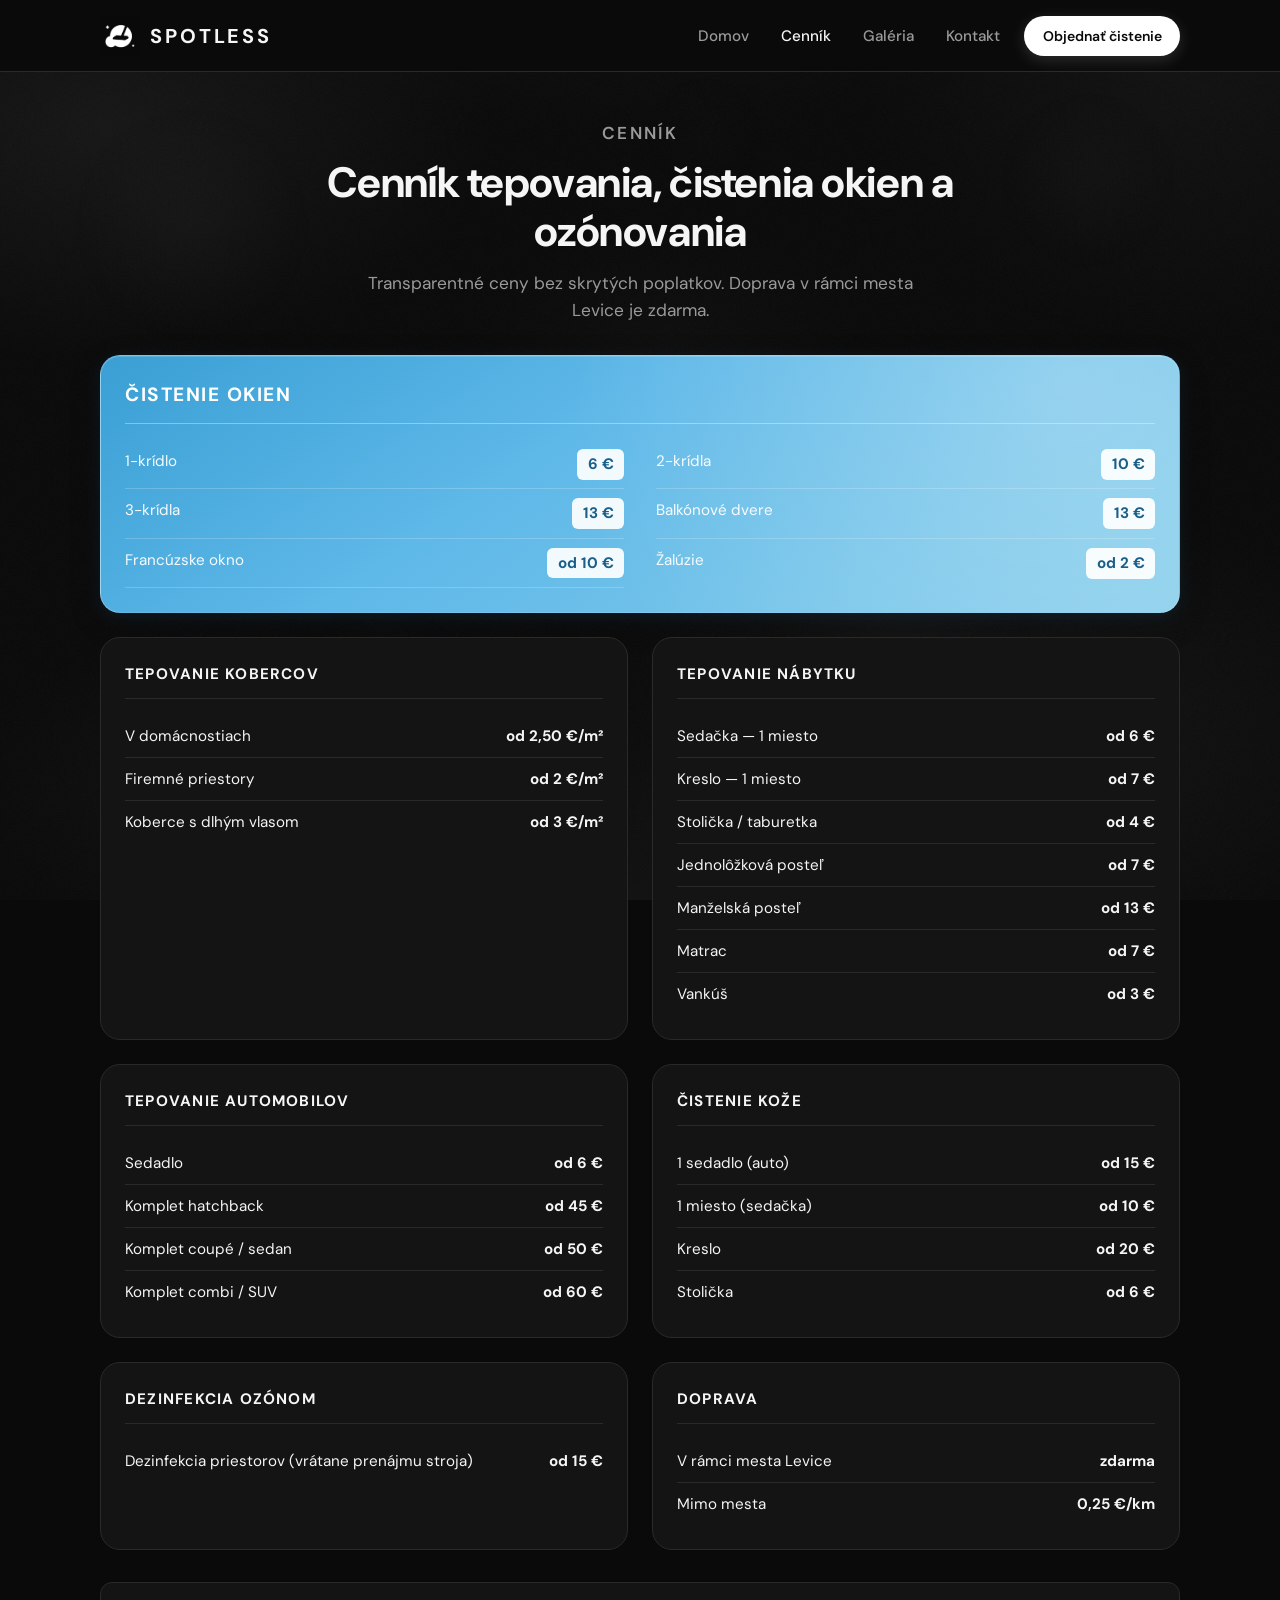
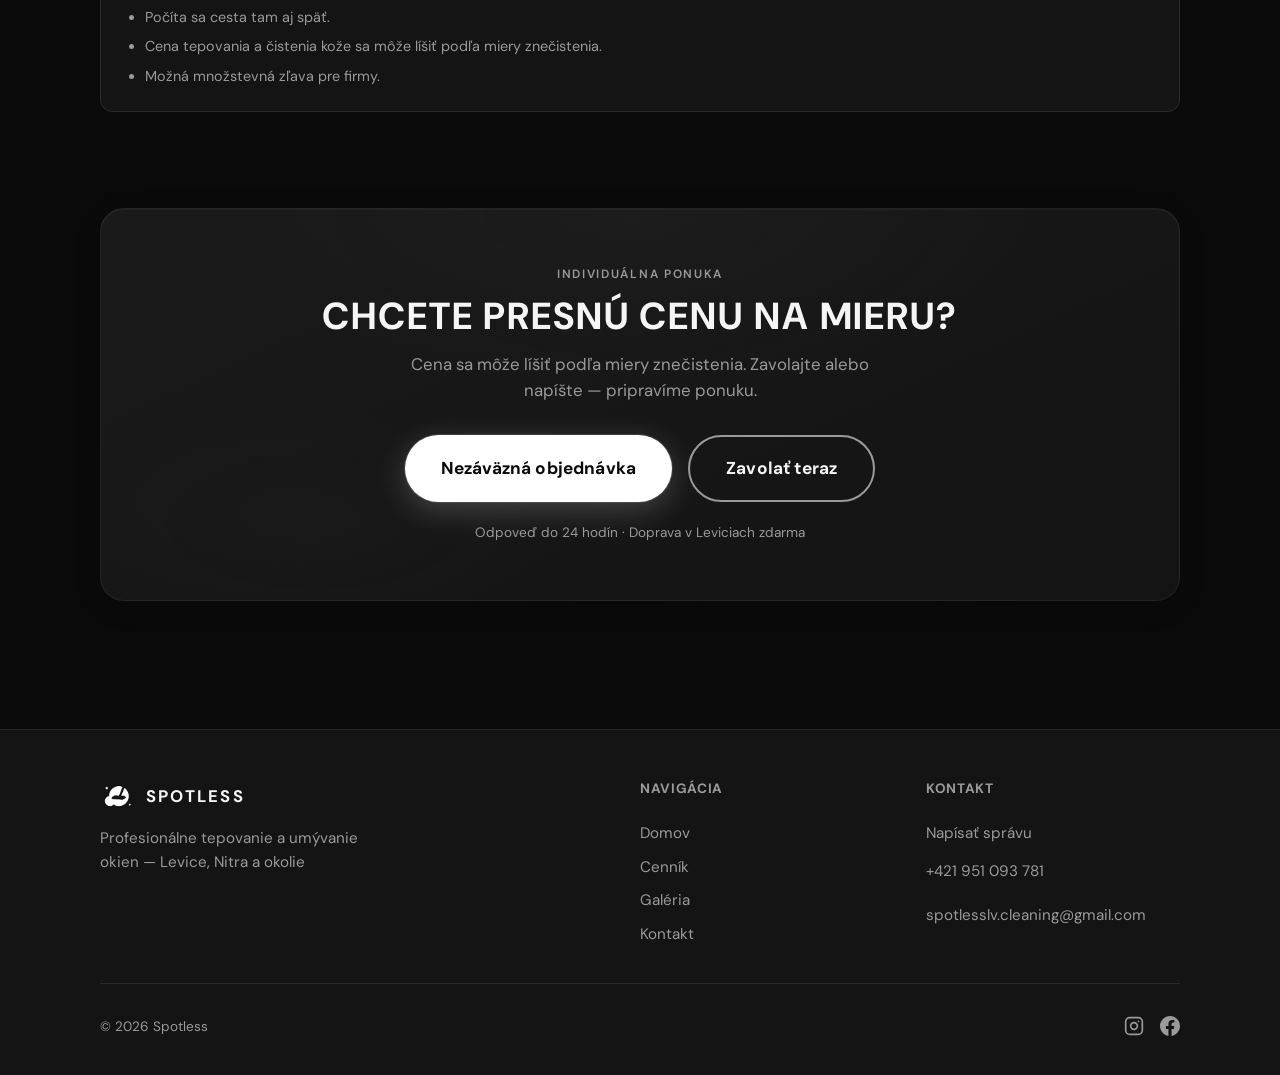
<file: cennik/index.html>
<!DOCTYPE html>
<html lang="sk">
<head>
  <meta charset="UTF-8">
  <meta name="viewport" content="width=device-width, initial-scale=1.0">
  <script src="/js/cookiebot-config.js"></script>
  <script src="/js/cookiebot-init.js"></script>
  <script src="/js/cookiebot-delay.js"></script>
  <meta name="description" content="Cenník tepovania sedačiek, kobercov a áut, čistenie okien a ozónovania v Leviciach. Doprava v meste zdarma.">
  <link rel="canonical" href="https://www.spotlesscleaning.sk/cennik">
  <link rel="alternate" type="text/plain" href="/llms.txt" title="LLM site summary">
  <link rel="icon" href="/favicon.ico" sizes="any">
  <link rel="icon" href="/images/favicon-48.png" type="image/png" sizes="48x48">
  <link rel="icon" href="/images/favicon-96.png" type="image/png" sizes="96x96">
  <link rel="apple-touch-icon" href="/images/apple-touch-icon.png" sizes="180x180">
  <link rel="manifest" href="/site.webmanifest">
  <meta property="og:type" content="website">
  <meta property="og:site_name" content="Spotless Cleaning">
  <meta property="og:locale" content="sk_SK">
  <meta property="og:url" content="https://www.spotlesscleaning.sk/cennik">
  <meta property="og:title" content="Spotless Cleaning — Cenník tepovania a čistenia">
  <meta property="og:description" content="Transparentný cenník tepovania, čistenia okien, kože a ozónovania. Doprava zdarma v Leviciach.">
  <meta property="og:image" content="https://www.spotlesscleaning.sk/images/og-image.jpg">
  <meta property="og:image:width" content="1200">
  <meta property="og:image:height" content="630">
  <meta name="twitter:card" content="summary_large_image">
  <meta name="twitter:title" content="Spotless Cleaning — Cenník tepovania a čistenia">
  <meta name="twitter:description" content="Transparentný cenník tepovania, čistenia okien, kože a ozónovania. Doprava zdarma v Leviciach.">
  <meta name="twitter:image" content="https://www.spotlesscleaning.sk/images/og-image.jpg">
  <title>%BUSINESS% — Cenník</title>
  <link rel="preconnect" href="https://fonts.googleapis.com">
  <link rel="preconnect" href="https://fonts.gstatic.com" crossorigin>
  <link href="https://fonts.googleapis.com/css2?family=DM+Sans:ital,opsz,wght@0,9..40,400;0,9..40,500;0,9..40,600;0,9..40,700&display=swap" rel="stylesheet" media="print" onload="this.media='all'">
  <noscript><link href="https://fonts.googleapis.com/css2?family=DM+Sans:ital,opsz,wght@0,9..40,400;0,9..40,500;0,9..40,600;0,9..40,700&display=swap" rel="stylesheet"></noscript>
  <link rel="stylesheet" href="/css/style.css">
  <link rel="stylesheet" href="/css/cookiebot-custom.css">
  <script type="text/plain" data-cookieconsent="statistics" async src="https://www.googletagmanager.com/gtag/js?id=G-7Y9ZVSKEVJ"></script>
  <script type="text/plain" data-cookieconsent="statistics" src="/js/gtag-init.js"></script>
</head>
<body data-page="pricing">

  <header class="site-header">
    <div class="container header-inner">
      <a href="/" class="logo" aria-label="Spotless Cleaning — domov">
        <img src="/images/logo-spotless.png" alt="" class="logo-mark" width="40" height="40" aria-hidden="true">
        <span class="logo-text">SPOTLESS</span>
      </a>
      <div class="header-actions">
        <nav class="nav-desktop" aria-label="Hlavná navigácia">
          <a href="/" data-page="home">Domov</a>
          <a href="/cennik" data-page="pricing">Cenník</a>
          <a href="/galeria" data-page="gallery">Galéria</a>
          <a href="/kontakt" data-page="contact">Kontakt</a>
        </nav>
        <a href="/kontakt" class="btn btn-primary btn-sm nav-cta" data-nav-cta>Objednať čistenie</a>
      </div>
      <button class="menu-toggle" aria-label="Otvoriť menu" aria-expanded="false">
        <span></span><span></span><span></span>
      </button>
    </div>
    <nav class="nav-mobile" aria-label="Mobilná navigácia">
      <a href="/" data-page="home">Domov</a>
      <a href="/cennik" data-page="pricing">Cenník</a>
      <a href="/galeria" data-page="gallery">Galéria</a>
      <a href="/kontakt" data-page="contact">Kontakt</a>
      <a href="/kontakt" class="btn btn-primary btn-block nav-mobile-cta" data-nav-cta>Objednať čistenie</a>
    </nav>
  </header>

  <main>
    <header class="page-header">
      <div class="container">
        <p class="section-eyebrow" data-page-eyebrow>Cenník</p>
        <h1 data-page-title>Cenník tepovania, čistenia okien a ozónovania</h1>
        <p data-page-subtitle>Transparentné ceny bez skrytých poplatkov. Doprava v rámci mesta Levice je zdarma.</p>
      </div>
    </header>

    <section class="section" style="padding-top: 0;">
      <div class="container">
        <div class="pricing-tables" id="pricing-grid" data-static-content="true">
          <article class="pricing-category pricing-category--windows">
            <h3>Čistenie okien</h3>
            <div class="pricing-row"><span>1-krídlo</span><span>6 €</span></div>
            <div class="pricing-row"><span>2-krídla</span><span>10 €</span></div>
            <div class="pricing-row"><span>3-krídla</span><span>13 €</span></div>
            <div class="pricing-row"><span>Balkónové dvere</span><span>13 €</span></div>
            <div class="pricing-row"><span>Francúzske okno</span><span>od 10 €</span></div>
            <div class="pricing-row"><span>Žalúzie</span><span>od 2 €</span></div>
          </article>
          <article class="pricing-category">
            <h3>Tepovanie kobercov</h3>
            <div class="pricing-row"><span>V domácnostiach</span><span>od 2,50 €/m²</span></div>
            <div class="pricing-row"><span>Firemné priestory</span><span>od 2 €/m²</span></div>
            <div class="pricing-row"><span>Koberce s dlhým vlasom</span><span>od 3 €/m²</span></div>
          </article>
          <article class="pricing-category">
            <h3>Tepovanie nábytku</h3>
            <div class="pricing-row"><span>Sedačka — 1 miesto</span><span>od 6 €</span></div>
            <div class="pricing-row"><span>Kreslo — 1 miesto</span><span>od 7 €</span></div>
            <div class="pricing-row"><span>Stolička / taburetka</span><span>od 4 €</span></div>
            <div class="pricing-row"><span>Jednolôžková posteľ</span><span>od 7 €</span></div>
            <div class="pricing-row"><span>Manželská posteľ</span><span>od 13 €</span></div>
            <div class="pricing-row"><span>Matrac</span><span>od 7 €</span></div>
            <div class="pricing-row"><span>Vankúš</span><span>od 3 €</span></div>
          </article>
          <article class="pricing-category">
            <h3>Tepovanie automobilov</h3>
            <div class="pricing-row"><span>Sedadlo</span><span>od 6 €</span></div>
            <div class="pricing-row"><span>Komplet hatchback</span><span>od 45 €</span></div>
            <div class="pricing-row"><span>Komplet coupé / sedan</span><span>od 50 €</span></div>
            <div class="pricing-row"><span>Komplet combi / SUV</span><span>od 60 €</span></div>
          </article>
          <article class="pricing-category">
            <h3>Čistenie kože</h3>
            <div class="pricing-row"><span>1 sedadlo (auto)</span><span>od 15 €</span></div>
            <div class="pricing-row"><span>1 miesto (sedačka)</span><span>od 10 €</span></div>
            <div class="pricing-row"><span>Kreslo</span><span>od 20 €</span></div>
            <div class="pricing-row"><span>Stolička</span><span>od 6 €</span></div>
          </article>
          <article class="pricing-category">
            <h3>Dezinfekcia ozónom</h3>
            <div class="pricing-row"><span>Dezinfekcia priestorov (vrátane prenájmu stroja)</span><span>od 15 €</span></div>
          </article>
          <article class="pricing-category">
            <h3>Doprava</h3>
            <div class="pricing-row"><span>V rámci mesta Levice</span><span>zdarma</span></div>
            <div class="pricing-row"><span>Mimo mesta</span><span>0,25 €/km</span></div>
          </article>
        </div>
        <div class="pricing-notes" id="pricing-notes" data-static-content="true">
          <ul>
            <li>Počíta sa cesta tam aj späť.</li>
            <li>Cena tepovania a čistenia kože sa môže líšiť podľa miery znečistenia.</li>
            <li>Možná množstevná zľava pre firmy.</li>
          </ul>
        </div>
      </div>
    </section>

    <section class="section section--cta">
      <div class="container">
        <div class="cta-block" data-cta="pricing">
          <p class="section-eyebrow" data-cta-eyebrow>Individuálna ponuka</p>
          <h2 data-cta-title>Chcete presnú cenu na mieru?</h2>
          <p data-cta-subtitle>Cena sa môže líšiť podľa miery znečistenia. Zavolajte alebo napíšte — pripravíme ponuku na mieru.</p>
          <div class="cta-block__actions">
            <a href="/kontakt" class="btn btn-primary btn-lg" data-cta-primary>Nezáväzná objednávka</a>
            <a href="tel:+421951093781" class="btn btn-outline btn-lg" data-cta-secondary>Zavolať teraz</a>
          </div>
          <p class="cta-block__note" data-cta-note>Odpoveď do 24 hodín · Doprava v Leviciach zdarma</p>
        </div>
      </div>
    </section>
  </main>

  <footer class="site-footer">
    <div class="container">
      <div class="footer-grid">
        <div class="footer-brand">
          <a href="/" class="logo" aria-label="Spotless Cleaning — domov">
        <img src="/images/logo-spotless.png" alt="" class="logo-mark" width="40" height="40" aria-hidden="true">
        <span class="logo-text">SPOTLESS</span>
      </a>
          <p data-tagline>Profesionálne tepovanie a umývanie okien — Levice a okolie</p>
        </div>
        <div class="footer-col">
          <h4>Navigácia</h4>
          <a href="/">Domov</a>
          <a href="/cennik">Cenník</a>
          <a href="/galeria">Galéria</a>
          <a href="/kontakt">Kontakt</a>
        </div>
        <div class="footer-col">
          <h4>Kontakt</h4>
          <a href="/kontakt">Napísať správu</a>
          <a href="tel:+421951093781" id="contact-phone">+421 951 093 781</a>
          <a href="mailto:spotlesslv.cleaning@gmail.com" id="contact-email">spotlesslv.cleaning@gmail.com</a>
        </div>
      </div>
      <div class="footer-bottom">
        <span>© <span id="footer-year"></span> <span data-business-name>Spotless Cleaning</span></span>
        <div class="footer-social" data-social-links data-social-style="footer"></div>
      </div>
    </div>
  </footer>

  <script defer src="/js/config.js"></script>
  <script defer src="/js/main.js"></script>
</body>
</html>
</file>
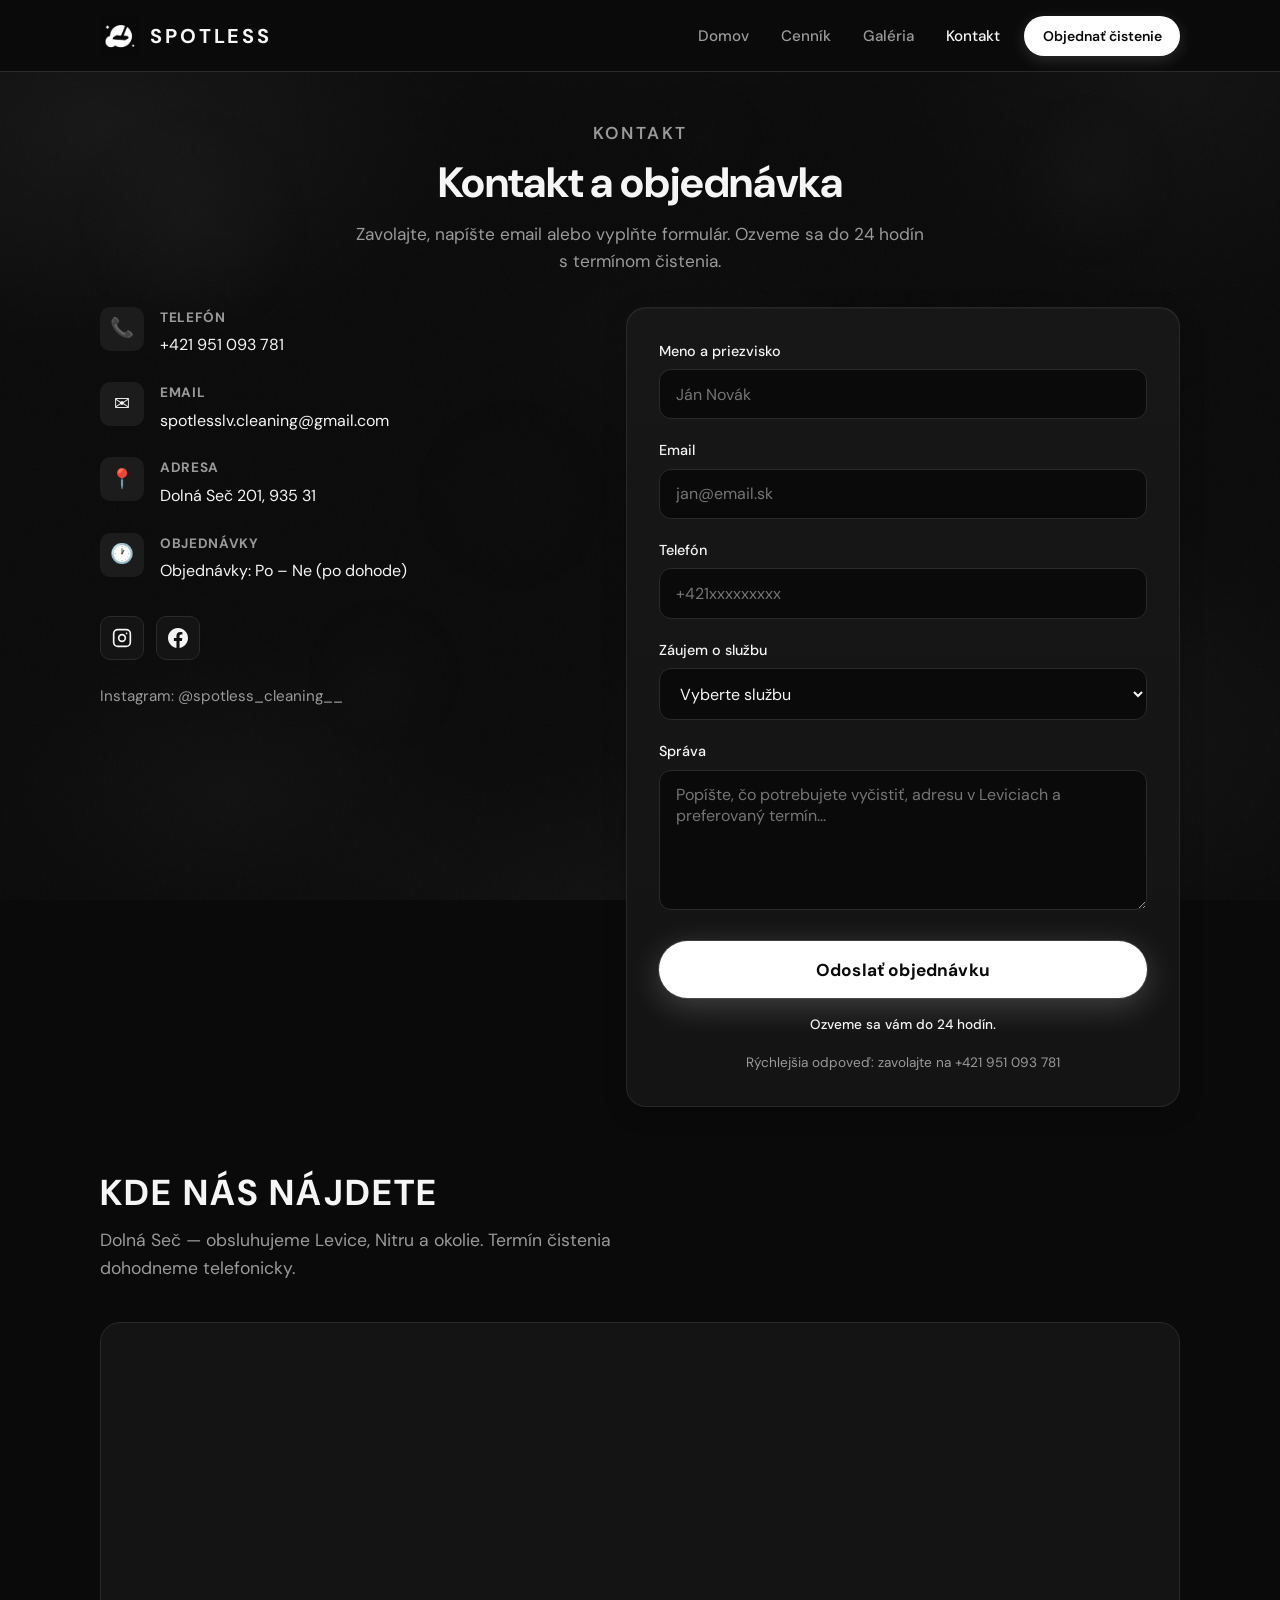
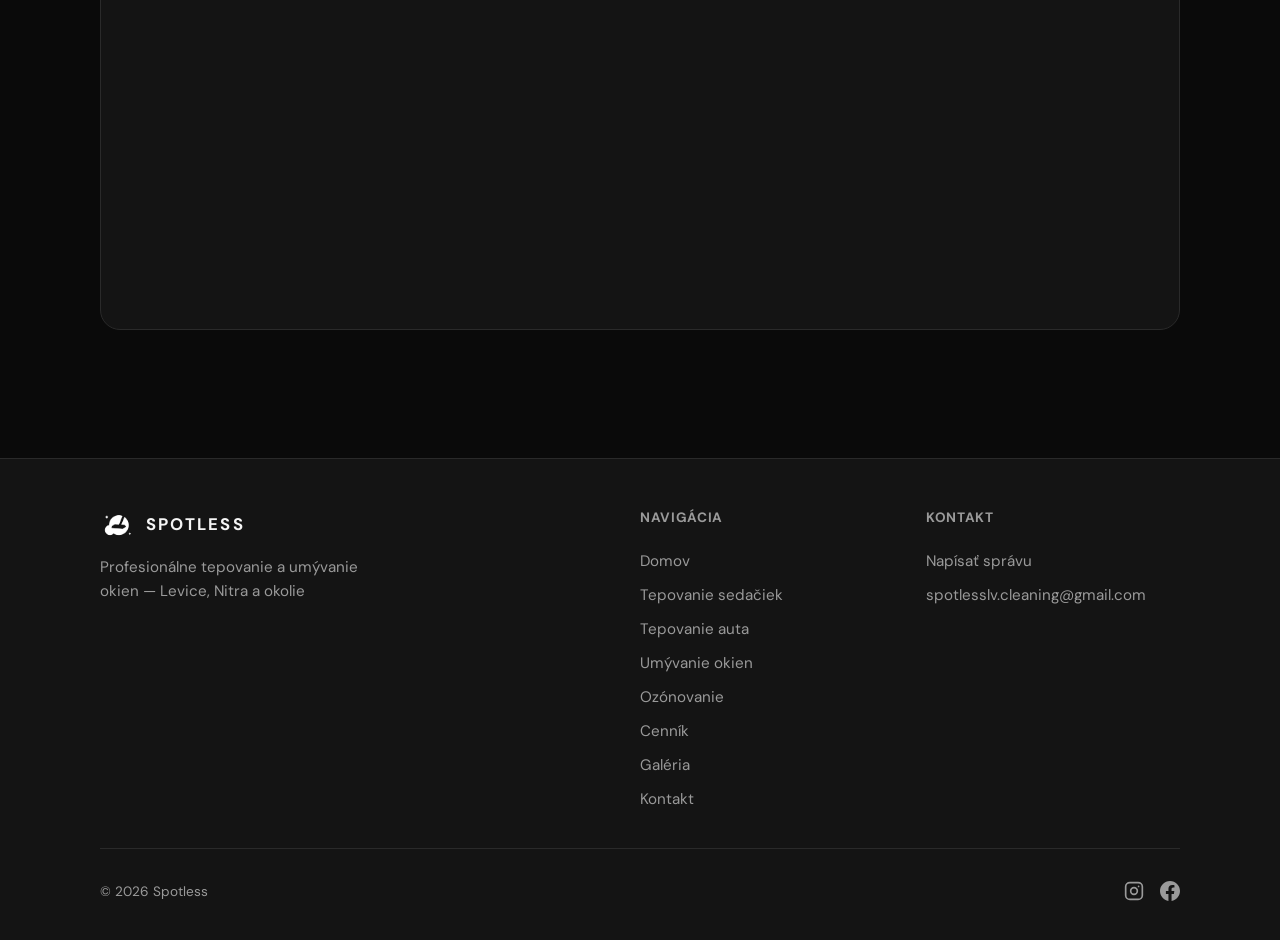
<file: kontakt/index.html>
<!DOCTYPE html>
<html lang="sk">
<head>
  <meta charset="UTF-8">
  <meta name="viewport" content="width=device-width, initial-scale=1.0">
  <script src="/js/cookiebot-config.js"></script>
  <script src="/js/cookiebot-init.js"></script>
  <script src="/js/cookiebot-delay.js"></script>
  <meta name="description" content="Objednávka tepovania v Leviciach a Nitre. Telefón +421 951 093 781, email alebo formulár. Odpoveď do 24 hodín.">
  <link rel="canonical" href="https://www.spotlesscleaning.sk/kontakt">
  <link rel="alternate" type="text/plain" href="/llms.txt" title="LLM site summary">
  <link rel="icon" href="/favicon.ico" sizes="any">
  <link rel="icon" href="/images/favicon-48.png" type="image/png" sizes="48x48">
  <link rel="icon" href="/images/favicon-96.png" type="image/png" sizes="96x96">
  <link rel="apple-touch-icon" href="/images/apple-touch-icon.png" sizes="180x180">
  <link rel="manifest" href="/site.webmanifest">
  <meta property="og:type" content="website">
  <meta property="og:site_name" content="Spotless Cleaning">
  <meta property="og:locale" content="sk_SK">
  <meta property="og:url" content="https://www.spotlesscleaning.sk/kontakt">
  <meta property="og:title" content="Spotless Cleaning — Kontakt a objednávka">
  <meta property="og:description" content="Objednávka tepovania v Leviciach a Nitre. Zavolajte +421 951 093 781 alebo vyplňte formulár. Odpoveď do 24 hodín.">
  <meta property="og:image" content="https://www.spotlesscleaning.sk/images/og-image.jpg">
  <meta property="og:image:width" content="1200">
  <meta property="og:image:height" content="630">
  <meta name="twitter:card" content="summary_large_image">
  <meta name="twitter:title" content="Spotless Cleaning — Kontakt a objednávka">
  <meta name="twitter:description" content="Objednávka tepovania v Leviciach a Nitre. Zavolajte +421 951 093 781 alebo vyplňte formulár. Odpoveď do 24 hodín.">
  <meta name="twitter:image" content="https://www.spotlesscleaning.sk/images/og-image.jpg">
  <title>Kontakt a objednávka — Levice, Nitra | Spotless Cleaning</title>
  <script type="application/ld+json">
  {
    "@context": "https://schema.org",
    "@type": "BreadcrumbList",
    "itemListElement": [
      { "@type": "ListItem", "position": 1, "name": "Domov", "item": "https://www.spotlesscleaning.sk/" },
      { "@type": "ListItem", "position": 2, "name": "Kontakt", "item": "https://www.spotlesscleaning.sk/kontakt" }
    ]
  }
  </script>
  <link rel="preconnect" href="https://fonts.googleapis.com">
  <link rel="preconnect" href="https://fonts.gstatic.com" crossorigin>
  <link href="https://fonts.googleapis.com/css2?family=DM+Sans:ital,opsz,wght@0,9..40,400;0,9..40,500;0,9..40,600;0,9..40,700&display=swap" rel="stylesheet" media="print" onload="this.media='all'">
  <noscript><link href="https://fonts.googleapis.com/css2?family=DM+Sans:ital,opsz,wght@0,9..40,400;0,9..40,500;0,9..40,600;0,9..40,700&display=swap" rel="stylesheet"></noscript>
  <link rel="stylesheet" href="/css/style.css">
  <link rel="stylesheet" href="/css/cookiebot-custom.css">
  <script type="text/plain" data-cookieconsent="statistics" async src="https://www.googletagmanager.com/gtag/js?id=G-7Y9ZVSKEVJ"></script>
  <script type="text/plain" data-cookieconsent="statistics" src="/js/gtag-init.js"></script>
</head>
<body data-page="contact">

  <header class="site-header">
    <div class="container header-inner">
      <a href="/" class="logo" aria-label="Spotless Cleaning — domov">
        <img src="/images/logo-spotless.png" alt="" class="logo-mark" width="40" height="40" aria-hidden="true">
        <span class="logo-text">SPOTLESS</span>
      </a>
      <div class="header-actions">
        <nav class="nav-desktop" aria-label="Hlavná navigácia">
          <a href="/" data-page="home">Domov</a>
          <a href="/cennik" data-page="pricing">Cenník</a>
          <a href="/galeria" data-page="gallery">Galéria</a>
          <a href="/kontakt" data-page="contact">Kontakt</a>
        </nav>
        <a href="/kontakt" class="btn btn-primary btn-sm nav-cta" data-nav-cta>Objednať čistenie</a>
      </div>
      <button class="menu-toggle" aria-label="Otvoriť menu" aria-expanded="false">
        <span></span><span></span><span></span>
      </button>
    </div>
    <nav class="nav-mobile" aria-label="Mobilná navigácia">
      <a href="/" data-page="home">Domov</a>
      <a href="/cennik" data-page="pricing">Cenník</a>
      <a href="/galeria" data-page="gallery">Galéria</a>
      <a href="/kontakt" data-page="contact">Kontakt</a>
      <a href="/kontakt" class="btn btn-primary btn-block nav-mobile-cta" data-nav-cta>Objednať čistenie</a>
    </nav>
  </header>

  <main>
    <header class="page-header">
      <div class="container">
        <p class="section-eyebrow" data-page-eyebrow>Kontakt</p>
        <h1 data-page-title>Kontakt a objednávka</h1>
        <p data-page-subtitle>Zavolajte, napíšte email alebo vyplňte formulár. Ozveme sa do 24 hodín s termínom čistenia.</p>
      </div>
    </header>

    <section class="section" style="padding-top: 0;">
      <div class="container contact-grid">
        <div class="contact-info">
          <div class="contact-info-item">
            <div class="contact-info-icon" aria-hidden="true">📞</div>
            <div>
              <h4>Telefón</h4>
              <p id="contact-phone"><a href="tel:+421951093781">+421 951 093 781</a></p>
            </div>
          </div>
          <div class="contact-info-item">
            <div class="contact-info-icon" aria-hidden="true">✉️</div>
            <div>
              <h4>Email</h4>
              <p id="contact-email"><a href="mailto:spotlesslv.cleaning@gmail.com">spotlesslv.cleaning@gmail.com</a></p>
            </div>
          </div>
          <div class="contact-info-item">
            <div class="contact-info-icon" aria-hidden="true">📍</div>
            <div>
              <h4>Adresa</h4>
              <p id="contact-address"><a href="https://www.google.com/maps/search/Dolná+Seč+201,+935+31" target="_blank" rel="noopener noreferrer">Dolná Seč 201, 935 31</a></p>
            </div>
          </div>
          <div class="contact-info-item">
            <div class="contact-info-icon" aria-hidden="true">🕐</div>
            <div>
              <h4>Objednávky</h4>
              <p id="contact-hours">Objednávky: Po – Ne (po dohode)</p>
            </div>
          </div>
          <div class="social-links" data-social-links></div>
          <p style="margin-top: 1.5rem; font-size: 0.95rem; color: var(--color-text-muted);">
            Instagram: <a href="https://www.instagram.com/spotless_cleaning__/" target="_blank" rel="noopener">@spotless_cleaning__</a>
          </p>
        </div>

        <form class="contact-form contact-form--prominent" id="contact-form">
          <div class="form-error" role="alert"></div>
          <div class="form-success" role="status">
            Ďakujeme za správu! Ozveme sa vám do 24 hodín.
          </div>
          <div class="form-group">
            <label for="name">Meno a priezvisko</label>
            <input type="text" id="name" name="name" required autocomplete="name" placeholder="Ján Novák">
          </div>
          <div class="form-group">
            <label for="email">Email</label>
            <input type="email" id="email" name="email" required autocomplete="email" placeholder="jan@email.sk">
          </div>
          <div class="form-group">
            <label for="phone">Telefón</label>
            <input type="tel" id="phone" name="phone" autocomplete="tel" placeholder="+421xxxxxxxxx">
          </div>
          <div class="form-group">
            <label for="service">Záujem o službu</label>
            <select id="service" name="service">
              <option value="">Vyberte službu</option>
              <option value="tepovanie-sedačky-/-kresla">Tepovanie sedačky / kresla</option>
              <option value="tepovanie-koberca">Tepovanie koberca</option>
              <option value="tepovanie-auta">Tepovanie auta</option>
              <option value="čistenie-okien">Čistenie okien</option>
              <option value="dezinfekcia-ozónom">Dezinfekcia ozónom</option>
              <option value="čistenie-kože">Čistenie kože</option>
              <option value="iné-/-na-mieru">Iné / na mieru</option>
            </select>
          </div>
          <div class="form-group">
            <label for="message">Správa</label>
            <textarea id="message" name="message" required placeholder="Popíšte, čo potrebujete vyčistiť, adresu v Leviciach a preferovaný termín..."></textarea>
          </div>
          <button type="submit" class="btn btn-primary btn-lg btn-block">Odoslať objednávku</button>
          <p class="form-note" data-response-time>Ozveme sa vám do 24 hodín.</p>
          <p class="form-note">
            Rýchlejšia odpoveď: zavolajte na <a href="tel:+421951093781">+421 951 093 781</a>
          </p>
        </form>
      </div>
    </section>

    <section class="section contact-map-section">
      <div class="container">
        <h2 class="section-title">Kde nás nájdete</h2>
        <p class="section-subtitle">Dolná Seč — obsluhujeme Levice, Nitru a okolie. Termín čistenia dohodneme telefonicky.</p>
        <div class="contact-map" id="contact-map" aria-label="Mapa polohy Spotless Cleaning"></div>
      </div>
    </section>
  </main>

  <footer class="site-footer">
    <div class="container">
      <div class="footer-grid">
        <div class="footer-brand">
          <a href="/" class="logo" aria-label="Spotless Cleaning — domov">
        <img src="/images/logo-spotless.png" alt="" class="logo-mark" width="40" height="40" aria-hidden="true">
        <span class="logo-text">SPOTLESS</span>
      </a>
          <p data-tagline>Profesionálne tepovanie a umývanie okien — Levice a okolie</p>
        </div>
        <div class="footer-col">
          <h4>Navigácia</h4>
          <a href="/">Domov</a>
          <a href="/tepovanie-sedaciek">Tepovanie sedačiek</a>
          <a href="/tepovanie-auta">Tepovanie auta</a>
          <a href="/umyvanie-okien">Umývanie okien</a>
          <a href="/ozonovanie">Ozónovanie</a>
          <a href="/cennik">Cenník</a>
          <a href="/galeria">Galéria</a>
          <a href="/kontakt">Kontakt</a>
        </div>
        <div class="footer-col">
          <h4>Kontakt</h4>
          <a href="/kontakt">Napísať správu</a>
          <span id="contact-email-footer"></span>
        </div>
      </div>
      <div class="footer-bottom">
        <span>© <span id="footer-year"></span> <span data-business-name>Spotless Cleaning</span></span>
        <div class="footer-social" data-social-links data-social-style="footer"></div>
      </div>
    </div>
  </footer>

  <script defer src="/js/config.js"></script>
  <script defer src="/js/main.js"></script>
</body>
</html>
</file>
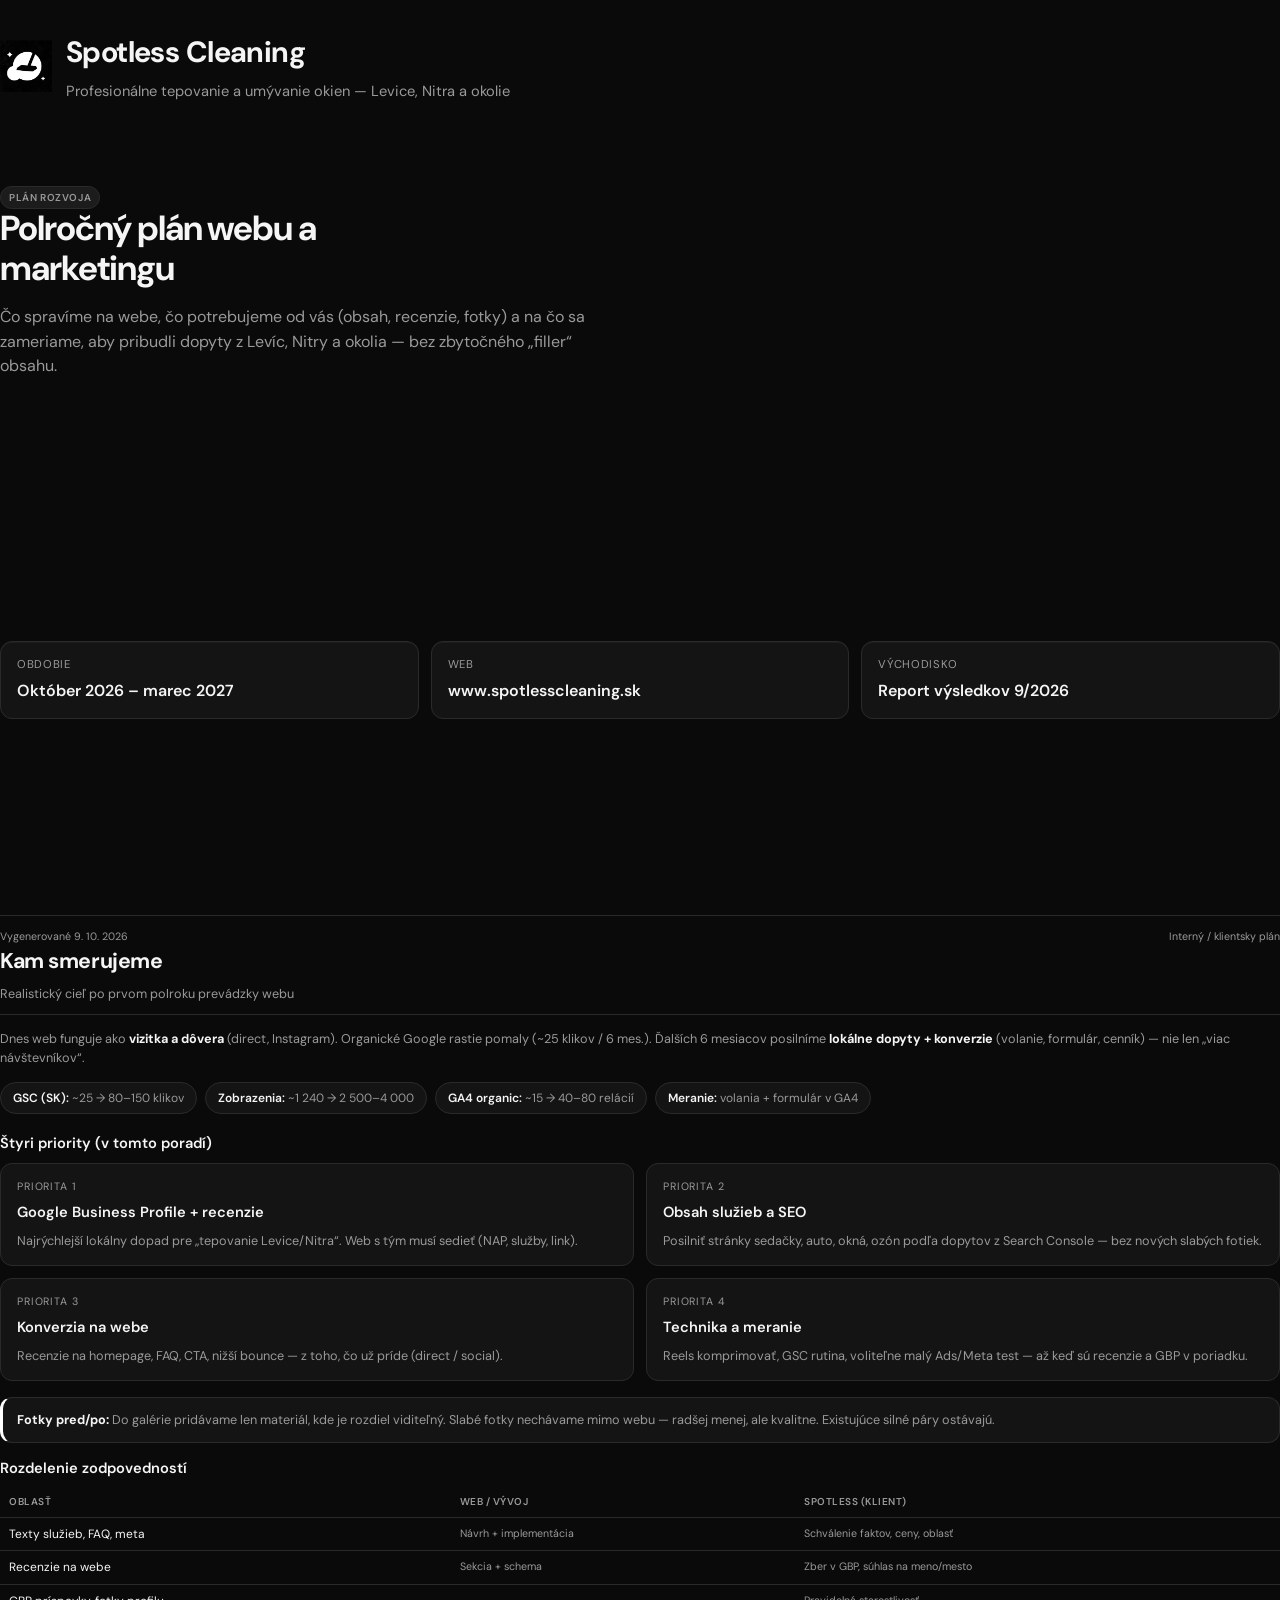
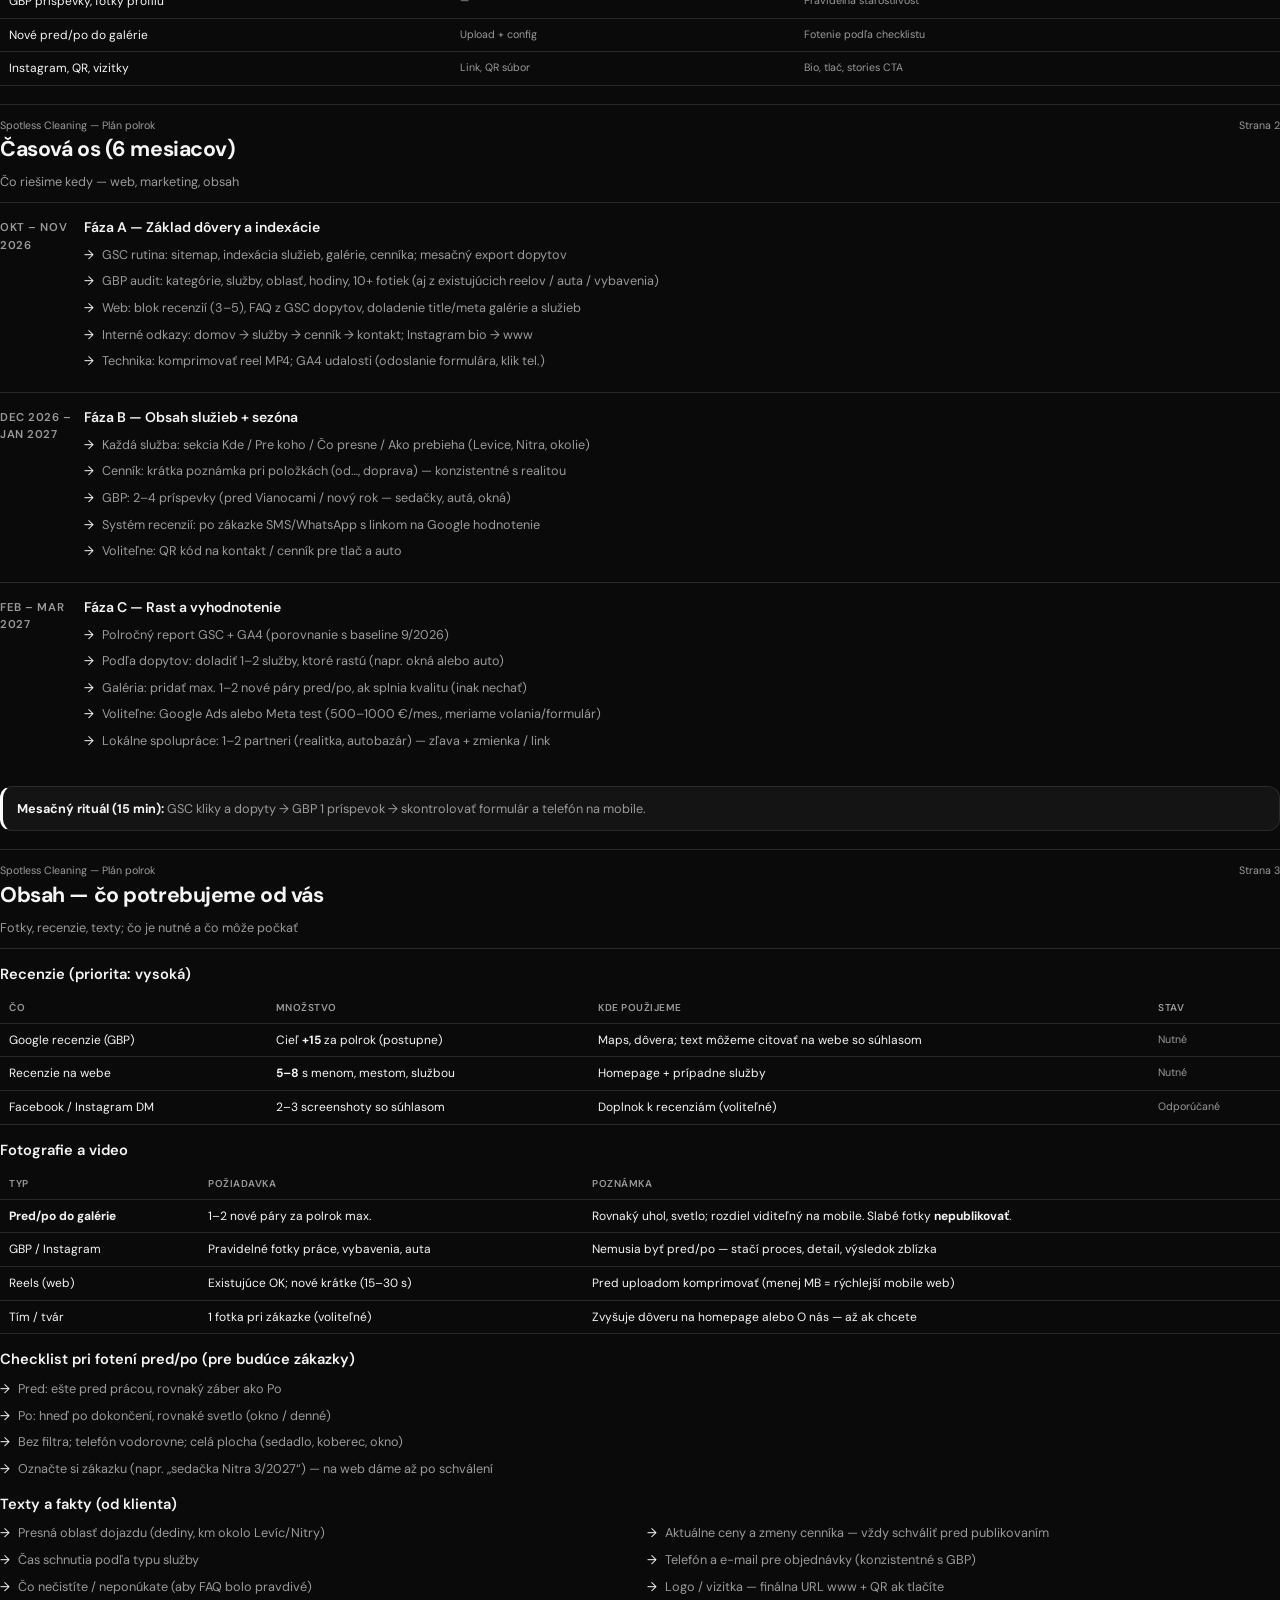
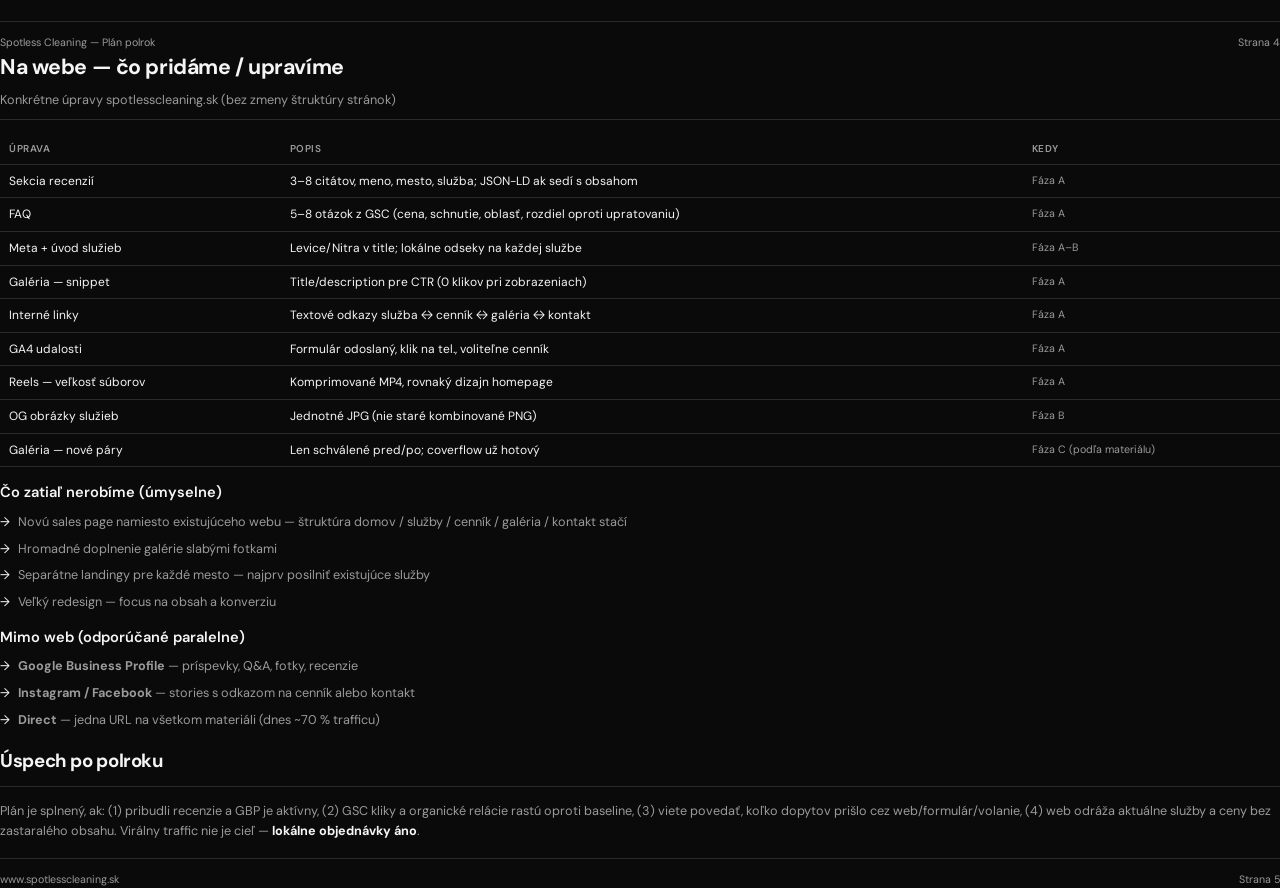
<file: reports/spotless-plan-polrok.html>
<!DOCTYPE html>
<html lang="sk">
<head>
  <meta charset="utf-8">
  <title>Spotless Cleaning — Plán na polrok</title>
  <link rel="preconnect" href="https://fonts.googleapis.com">
  <link rel="preconnect" href="https://fonts.gstatic.com" crossorigin>
  <link href="https://fonts.googleapis.com/css2?family=DM+Sans:ital,opsz,wght@0,9..40,400;0,9..40,500;0,9..40,600;0,9..40,700;1,9..40,400&display=swap" rel="stylesheet">
  <style>
    :root {
      --color-bg: #0a0a0a;
      --color-surface: #141414;
      --color-text: #f5f5f5;
      --color-text-muted: #9a9a9a;
      --color-border: #2a2a2a;
      --color-accent-soft: #1c1c1c;
      --radius: 12px;
    }
    * { box-sizing: border-box; margin: 0; padding: 0; }
    body {
      font-family: "DM Sans", system-ui, sans-serif;
      font-size: 10.5pt;
      line-height: 1.55;
      color: var(--color-text);
      background: var(--color-bg);
      -webkit-print-color-adjust: exact;
      print-color-adjust: exact;
    }
    @page { size: A4; margin: 14mm 16mm 18mm; }
    .page { page-break-after: always; }
    .page:last-child { page-break-after: auto; }
    .cover {
      display: flex;
      flex-direction: column;
      justify-content: space-between;
      min-height: 250mm;
      padding-top: 8mm;
    }
    .cover__brand { display: flex; align-items: center; gap: 14px; }
    .cover__brand img { width: 52px; height: 52px; object-fit: contain; }
    .cover__brand h1 { font-size: 22pt; font-weight: 700; letter-spacing: -0.02em; }
    .cover__brand p { color: var(--color-text-muted); font-size: 11pt; margin-top: 4px; }
    .cover__hero { margin: 22mm 0; }
    .cover__hero h2 { font-size: 26pt; font-weight: 700; line-height: 1.15; letter-spacing: -0.03em; max-width: 14em; }
    .cover__hero .lead { margin-top: 16px; font-size: 12pt; color: var(--color-text-muted); max-width: 38em; }
    .meta-grid { display: grid; grid-template-columns: repeat(3, 1fr); gap: 12px; }
    .meta-card {
      background: var(--color-surface);
      border: 1px solid var(--color-border);
      border-radius: var(--radius);
      padding: 14px 16px;
      box-shadow: 0 1px 0 rgba(255,255,255,0.04) inset;
    }
    .meta-card__label { font-size: 8.5pt; text-transform: uppercase; letter-spacing: 0.06em; color: var(--color-text-muted); }
    .meta-card__value { font-size: 12pt; font-weight: 600; margin-top: 6px; }
    .section-head {
      margin-bottom: 14px;
      padding-bottom: 10px;
      border-bottom: 1px solid var(--color-border);
    }
    .section-head h2 { font-size: 16pt; font-weight: 700; letter-spacing: -0.02em; }
    .section-head p { margin-top: 6px; color: var(--color-text-muted); font-size: 9.5pt; }
    h3 { font-size: 11pt; font-weight: 600; margin: 14px 0 8px; }
    .pill-row { display: flex; flex-wrap: wrap; gap: 8px; margin: 12px 0 18px; }
    .pill {
      font-size: 9pt;
      padding: 6px 12px;
      border-radius: 999px;
      border: 1px solid var(--color-border);
      background: var(--color-surface);
      color: var(--color-text-muted);
    }
    .pill strong { color: var(--color-text); font-weight: 600; }
    .focus-grid {
      display: grid;
      grid-template-columns: 1fr 1fr;
      gap: 12px;
      margin-bottom: 16px;
    }
    .focus-card {
      background: var(--color-surface);
      border: 1px solid var(--color-border);
      border-radius: var(--radius);
      padding: 14px 16px;
    }
    .focus-card__num {
      font-size: 8pt;
      text-transform: uppercase;
      letter-spacing: 0.08em;
      color: var(--color-text-muted);
      margin-bottom: 6px;
    }
    .focus-card h4 { font-size: 11pt; font-weight: 600; margin-bottom: 8px; }
    .focus-card p { font-size: 9.5pt; color: var(--color-text-muted); }
    ul.check { list-style: none; padding: 0; margin: 0; }
    ul.check li {
      position: relative;
      padding-left: 18px;
      margin-bottom: 7px;
      font-size: 9.5pt;
      color: var(--color-text-muted);
    }
    ul.check li::before { content: "→"; position: absolute; left: 0; color: var(--color-text); }
    .timeline { margin: 12px 0; }
    .phase {
      display: grid;
      grid-template-columns: 72px 1fr;
      gap: 12px;
      margin-bottom: 14px;
      padding-bottom: 14px;
      border-bottom: 1px solid var(--color-border);
    }
    .phase:last-child { border-bottom: none; }
    .phase__when {
      font-size: 8.5pt;
      font-weight: 600;
      text-transform: uppercase;
      letter-spacing: 0.05em;
      color: var(--color-text-muted);
      padding-top: 2px;
    }
    .phase__title { font-weight: 600; font-size: 10.5pt; margin-bottom: 6px; }
    .phase__body { font-size: 9.5pt; color: var(--color-text-muted); }
    table {
      width: 100%;
      border-collapse: collapse;
      font-size: 9pt;
      margin-bottom: 14px;
    }
    th, td {
      padding: 7px 9px;
      text-align: left;
      border-bottom: 1px solid var(--color-border);
      vertical-align: top;
    }
    th {
      color: var(--color-text-muted);
      font-weight: 600;
      font-size: 7.5pt;
      text-transform: uppercase;
      letter-spacing: 0.05em;
    }
    td.tag { white-space: nowrap; font-size: 8pt; color: var(--color-text-muted); }
    .note {
      background: var(--color-surface);
      border: 1px solid var(--color-border);
      border-left: 3px solid #fff;
      border-radius: var(--radius);
      padding: 12px 14px;
      font-size: 9.5pt;
      color: var(--color-text-muted);
      margin: 12px 0;
    }
    .note strong { color: var(--color-text); }
    .badge {
      display: inline-block;
      font-size: 7.5pt;
      font-weight: 600;
      text-transform: uppercase;
      letter-spacing: 0.06em;
      padding: 3px 8px;
      border-radius: 999px;
      background: var(--color-accent-soft);
      border: 1px solid var(--color-border);
      color: var(--color-text-muted);
    }
    .footer {
      margin-top: 18px;
      padding-top: 12px;
      border-top: 1px solid var(--color-border);
      font-size: 8pt;
      color: var(--color-text-muted);
      display: flex;
      justify-content: space-between;
    }
    .two-col { display: grid; grid-template-columns: 1fr 1fr; gap: 14px; }
    .status-must { color: #f5f5f5; }
    .status-nice { color: var(--color-text-muted); }
  </style>
</head>
<body>

  <!-- 1: Titulka -->
  <section class="page cover">
    <div>
      <div class="cover__brand">
        <img src="../images/logo-spotless.png" alt="" width="52" height="52">
        <div>
          <h1>Spotless Cleaning</h1>
          <p>Profesionálne tepovanie a umývanie okien — Levice, Nitra a okolie</p>
        </div>
      </div>
      <div class="cover__hero">
        <span class="badge">Plán rozvoja</span>
        <h2>Polročný plán webu a marketingu</h2>
        <p class="lead">
          Čo spravíme na webe, čo potrebujeme od vás (obsah, recenzie, fotky) a na čo sa zameriame,
          aby pribudli dopyty z Levíc, Nitry a okolia — bez zbytočného „filler“ obsahu.
        </p>
      </div>
    </div>
    <div class="meta-grid">
      <div class="meta-card">
        <div class="meta-card__label">Obdobie</div>
        <div class="meta-card__value">Október 2026 – marec 2027</div>
      </div>
      <div class="meta-card">
        <div class="meta-card__label">Web</div>
        <div class="meta-card__value">www.spotlesscleaning.sk</div>
      </div>
      <div class="meta-card">
        <div class="meta-card__label">Východisko</div>
        <div class="meta-card__value">Report výsledkov 9/2026</div>
      </div>
    </div>
    <div class="footer">
      <span>Vygenerované 9. 10. 2026</span>
      <span>Interný / klientsky plán</span>
    </div>
  </section>

  <!-- 2: Ciele a priority -->
  <section class="page">
    <div class="section-head">
      <h2>Kam smerujeme</h2>
      <p>Realistický cieľ po prvom polroku prevádzky webu</p>
    </div>

    <p style="color:var(--color-text-muted);font-size:9.5pt;margin-bottom:14px;">
      Dnes web funguje ako <strong style="color:var(--color-text)">vizitka a dôvera</strong> (direct, Instagram).
      Organické Google rastie pomaly (~25 klikov / 6 mes.). Ďalších 6 mesiacov posilníme
      <strong style="color:var(--color-text)">lokálne dopyty + konverzie</strong> (volanie, formulár, cenník) — nie len „viac návštevníkov“.
    </p>

    <div class="pill-row">
      <span class="pill"><strong>GSC (SK):</strong> ~25 → 80–150 klikov</span>
      <span class="pill"><strong>Zobrazenia:</strong> ~1 240 → 2 500–4 000</span>
      <span class="pill"><strong>GA4 organic:</strong> ~15 → 40–80 relácií</span>
      <span class="pill"><strong>Meranie:</strong> volania + formulár v GA4</span>
    </div>

    <h3>Štyri priority (v tomto poradí)</h3>
    <div class="focus-grid">
      <div class="focus-card">
        <div class="focus-card__num">Priorita 1</div>
        <h4>Google Business Profile + recenzie</h4>
        <p>Najrýchlejší lokálny dopad pre „tepovanie Levice/Nitra“. Web s tým musí sedieť (NAP, služby, link).</p>
      </div>
      <div class="focus-card">
        <div class="focus-card__num">Priorita 2</div>
        <h4>Obsah služieb a SEO</h4>
        <p>Posilniť stránky sedačky, auto, okná, ozón podľa dopytov z Search Console — bez nových slabých fotiek.</p>
      </div>
      <div class="focus-card">
        <div class="focus-card__num">Priorita 3</div>
        <h4>Konverzia na webe</h4>
        <p>Recenzie na homepage, FAQ, CTA, nižší bounce — z toho, čo už príde (direct / social).</p>
      </div>
      <div class="focus-card">
        <div class="focus-card__num">Priorita 4</div>
        <h4>Technika a meranie</h4>
        <p>Reels komprimovať, GSC rutina, voliteľne malý Ads/Meta test — až keď sú recenzie a GBP v poriadku.</p>
      </div>
    </div>

    <div class="note">
      <strong>Fotky pred/po:</strong> Do galérie pridávame len materiál, kde je rozdiel viditeľný.
      Slabé fotky nechávame mimo webu — radšej menej, ale kvalitne. Existujúce silné páry ostávajú.
    </div>

    <h3>Rozdelenie zodpovedností</h3>
    <table>
      <thead>
        <tr><th>Oblasť</th><th>Web / vývoj</th><th>Spotless (klient)</th></tr>
      </thead>
      <tbody>
        <tr>
          <td>Texty služieb, FAQ, meta</td>
          <td class="tag">Návrh + implementácia</td>
          <td class="tag">Schválenie faktov, ceny, oblasť</td>
        </tr>
        <tr>
          <td>Recenzie na webe</td>
          <td class="tag">Sekcia + schema</td>
          <td class="tag">Zber v GBP, súhlas na meno/mesto</td>
        </tr>
        <tr>
          <td>GBP príspevky, fotky profilu</td>
          <td class="tag">—</td>
          <td class="tag">Pravidelná starostlivosť</td>
        </tr>
        <tr>
          <td>Nové pred/po do galérie</td>
          <td class="tag">Upload + config</td>
          <td class="tag">Fotenie podľa checklistu</td>
        </tr>
        <tr>
          <td>Instagram, QR, vizitky</td>
          <td class="tag">Link, QR súbor</td>
          <td class="tag">Bio, tlač, stories CTA</td>
        </tr>
      </tbody>
    </table>

    <div class="footer">
      <span>Spotless Cleaning — Plán polrok</span>
      <span>Strana 2</span>
    </div>
  </section>

  <!-- 3: Časová os -->
  <section class="page">
    <div class="section-head">
      <h2>Časová os (6 mesiacov)</h2>
      <p>Čo riešime kedy — web, marketing, obsah</p>
    </div>

    <div class="timeline">
      <div class="phase">
        <div class="phase__when">Okt – nov 2026</div>
        <div>
          <div class="phase__title">Fáza A — Základ dôvery a indexácie</div>
          <div class="phase__body">
            <ul class="check">
              <li>GSC rutina: sitemap, indexácia služieb, galérie, cenníka; mesačný export dopytov</li>
              <li>GBP audit: kategórie, služby, oblasť, hodiny, 10+ fotiek (aj z existujúcich reelov / auta / vybavenia)</li>
              <li>Web: blok recenzií (3–5), FAQ z GSC dopytov, doladenie title/meta galérie a služieb</li>
              <li>Interné odkazy: domov → služby → cenník → kontakt; Instagram bio → www</li>
              <li>Technika: komprimovať reel MP4; GA4 udalosti (odoslanie formulára, klik tel.)</li>
            </ul>
          </div>
        </div>
      </div>
      <div class="phase">
        <div class="phase__when">Dec 2026 – jan 2027</div>
        <div>
          <div class="phase__title">Fáza B — Obsah služieb + sezóna</div>
          <div class="phase__body">
            <ul class="check">
              <li>Každá služba: sekcia Kde / Pre koho / Čo presne / Ako prebieha (Levice, Nitra, okolie)</li>
              <li>Cenník: krátka poznámka pri položkách (od…, doprava) — konzistentné s realitou</li>
              <li>GBP: 2–4 príspevky (pred Vianocami / nový rok — sedačky, autá, okná)</li>
              <li>Systém recenzií: po zákazke SMS/WhatsApp s linkom na Google hodnotenie</li>
              <li>Voliteľne: QR kód na kontakt / cenník pre tlač a auto</li>
            </ul>
          </div>
        </div>
      </div>
      <div class="phase">
        <div class="phase__when">Feb – mar 2027</div>
        <div>
          <div class="phase__title">Fáza C — Rast a vyhodnotenie</div>
          <div class="phase__body">
            <ul class="check">
              <li>Polročný report GSC + GA4 (porovnanie s baseline 9/2026)</li>
              <li>Podľa dopytov: doladiť 1–2 služby, ktoré rastú (napr. okná alebo auto)</li>
              <li>Galéria: pridať max. 1–2 nové páry pred/po, ak splnia kvalitu (inak nechať)</li>
              <li>Voliteľne: Google Ads alebo Meta test (500–1000 €/mes., meriame volania/formulár)</li>
              <li>Lokálne spolupráce: 1–2 partneri (realitka, autobazár) — zľava + zmienka / link</li>
            </ul>
          </div>
        </div>
      </div>
    </div>

    <div class="note">
      <strong>Mesačný rituál (15 min):</strong> GSC kliky a dopyty → GBP 1 príspevok → skontrolovať formulár a telefón na mobile.
    </div>

    <div class="footer">
      <span>Spotless Cleaning — Plán polrok</span>
      <span>Strana 3</span>
    </div>
  </section>

  <!-- 4: Obsah od klienta -->
  <section class="page">
    <div class="section-head">
      <h2>Obsah — čo potrebujeme od vás</h2>
      <p>Fotky, recenzie, texty; čo je nutné a čo môže počkať</p>
    </div>

    <h3>Recenzie (priorita: vysoká)</h3>
    <table>
      <thead>
        <tr><th>Čo</th><th>Množstvo</th><th>Kde použijeme</th><th>Stav</th></tr>
      </thead>
      <tbody>
        <tr>
          <td>Google recenzie (GBP)</td>
          <td>Cieľ <strong>+15</strong> za polrok (postupne)</td>
          <td>Maps, dôvera; text môžeme citovať na webe so súhlasom</td>
          <td class="tag status-must">Nutné</td>
        </tr>
        <tr>
          <td>Recenzie na webe</td>
          <td><strong>5–8</strong> s menom, mestom, službou</td>
          <td>Homepage + prípadne služby</td>
          <td class="tag status-must">Nutné</td>
        </tr>
        <tr>
          <td>Facebook / Instagram DM</td>
          <td>2–3 screenshoty so súhlasom</td>
          <td>Doplnok k recenziám (voliteľné)</td>
          <td class="tag status-nice">Odporúčané</td>
        </tr>
      </tbody>
    </table>

    <h3>Fotografie a video</h3>
    <table>
      <thead>
        <tr><th>Typ</th><th>Požiadavka</th><th>Poznámka</th></tr>
      </thead>
      <tbody>
        <tr>
          <td><strong>Pred/po do galérie</strong></td>
          <td>1–2 nové páry za polrok max.</td>
          <td>Rovnaký uhol, svetlo; rozdiel viditeľný na mobile. Slabé fotky <strong>nepublikovať</strong>.</td>
        </tr>
        <tr>
          <td>GBP / Instagram</td>
          <td>Pravidelné fotky práce, vybavenia, auta</td>
          <td>Nemusia byť pred/po — stačí proces, detail, výsledok zblízka</td>
        </tr>
        <tr>
          <td>Reels (web)</td>
          <td>Existujúce OK; nové krátke (15–30 s)</td>
          <td>Pred uploadom komprimovať (menej MB = rýchlejší mobile web)</td>
        </tr>
        <tr>
          <td>Tím / tvár</td>
          <td>1 fotka pri zákazke (voliteľné)</td>
          <td>Zvyšuje dôveru na homepage alebo O nás — až ak chcete</td>
        </tr>
      </tbody>
    </table>

    <h3>Checklist pri fotení pred/po (pre budúce zákazky)</h3>
    <ul class="check">
      <li>Pred: ešte pred prácou, rovnaký záber ako Po</li>
      <li>Po: hneď po dokončení, rovnaké svetlo (okno / denné)</li>
      <li>Bez filtra; telefón vodorovne; celá plocha (sedadlo, koberec, okno)</li>
      <li>Označte si zákazku (napr. „sedačka Nitra 3/2027“) — na web dáme až po schválení</li>
    </ul>

    <h3>Texty a fakty (od klienta)</h3>
    <div class="two-col">
      <ul class="check">
        <li>Presná oblasť dojazdu (dediny, km okolo Levíc/Nitry)</li>
        <li>Čas schnutia podľa typu služby</li>
        <li>Čo nečistíte / neponúkate (aby FAQ bolo pravdivé)</li>
      </ul>
      <ul class="check">
        <li>Aktuálne ceny a zmeny cenníka — vždy schváliť pred publikovaním</li>
        <li>Telefón a e-mail pre objednávky (konzistentné s GBP)</li>
        <li>Logo / vizitka — finálna URL www + QR ak tlačíte</li>
      </ul>
    </div>

    <div class="footer">
      <span>Spotless Cleaning — Plán polrok</span>
      <span>Strana 4</span>
    </div>
  </section>

  <!-- 5: Web — čo pridáme -->
  <section class="page">
    <div class="section-head">
      <h2>Na webe — čo pridáme / upravíme</h2>
      <p>Konkrétne úpravy spotlesscleaning.sk (bez zmeny štruktúry stránok)</p>
    </div>

    <table>
      <thead>
        <tr><th>Úprava</th><th>Popis</th><th>Kedy</th></tr>
      </thead>
      <tbody>
        <tr>
          <td>Sekcia recenzií</td>
          <td>3–8 citátov, meno, mesto, služba; JSON-LD ak sedí s obsahom</td>
          <td class="tag">Fáza A</td>
        </tr>
        <tr>
          <td>FAQ</td>
          <td>5–8 otázok z GSC (cena, schnutie, oblasť, rozdiel oproti upratovaniu)</td>
          <td class="tag">Fáza A</td>
        </tr>
        <tr>
          <td>Meta + úvod služieb</td>
          <td>Levice/Nitra v title; lokálne odseky na každej službe</td>
          <td class="tag">Fáza A–B</td>
        </tr>
        <tr>
          <td>Galéria — snippet</td>
          <td>Title/description pre CTR (0 klikov pri zobrazeniach)</td>
          <td class="tag">Fáza A</td>
        </tr>
        <tr>
          <td>Interné linky</td>
          <td>Textové odkazy služba ↔ cenník ↔ galéria ↔ kontakt</td>
          <td class="tag">Fáza A</td>
        </tr>
        <tr>
          <td>GA4 udalosti</td>
          <td>Formulár odoslaný, klik na tel., voliteľne cenník</td>
          <td class="tag">Fáza A</td>
        </tr>
        <tr>
          <td>Reels — veľkosť súborov</td>
          <td>Komprimované MP4, rovnaký dizajn homepage</td>
          <td class="tag">Fáza A</td>
        </tr>
        <tr>
          <td>OG obrázky služieb</td>
          <td>Jednotné JPG (nie staré kombinované PNG)</td>
          <td class="tag">Fáza B</td>
        </tr>
        <tr>
          <td>Galéria — nové páry</td>
          <td>Len schválené pred/po; coverflow už hotový</td>
          <td class="tag">Fáza C (podľa materiálu)</td>
        </tr>
      </tbody>
    </table>

    <h3>Čo zatiaľ nerobíme (úmyselne)</h3>
    <ul class="check">
      <li>Novú sales page namiesto existujúceho webu — štruktúra domov / služby / cenník / galéria / kontakt stačí</li>
      <li>Hromadné doplnenie galérie slabými fotkami</li>
      <li>Separátne landingy pre každé mesto — najprv posilniť existujúce služby</li>
      <li>Veľký redesign — focus na obsah a konverziu</li>
    </ul>

    <h3>Mimo web (odporúčané paralelne)</h3>
    <ul class="check">
      <li><strong>Google Business Profile</strong> — príspevky, Q&A, fotky, recenzie</li>
      <li><strong>Instagram / Facebook</strong> — stories s odkazom na cenník alebo kontakt</li>
      <li><strong>Direct</strong> — jedna URL na všetkom materiáli (dnes ~70 % trafficu)</li>
    </ul>

    <div class="section-head" style="margin-top:18px;">
      <h2 style="font-size:14pt;">Úspech po polroku</h2>
    </div>
    <p style="font-size:9.5pt;color:var(--color-text-muted);">
      Plán je splnený, ak: (1) pribudli recenzie a GBP je aktívny,
      (2) GSC kliky a organické relácie rastú oproti baseline,
      (3) viete povedať, koľko dopytov prišlo cez web/formulár/volanie,
      (4) web odráža aktuálne služby a ceny bez zastaralého obsahu.
      Virálny traffic nie je cieľ — <strong style="color:var(--color-text)">lokálne objednávky áno</strong>.
    </p>

    <div class="footer">
      <span>www.spotlesscleaning.sk</span>
      <span>Strana 5</span>
    </div>
  </section>

</body>
</html>
</file>
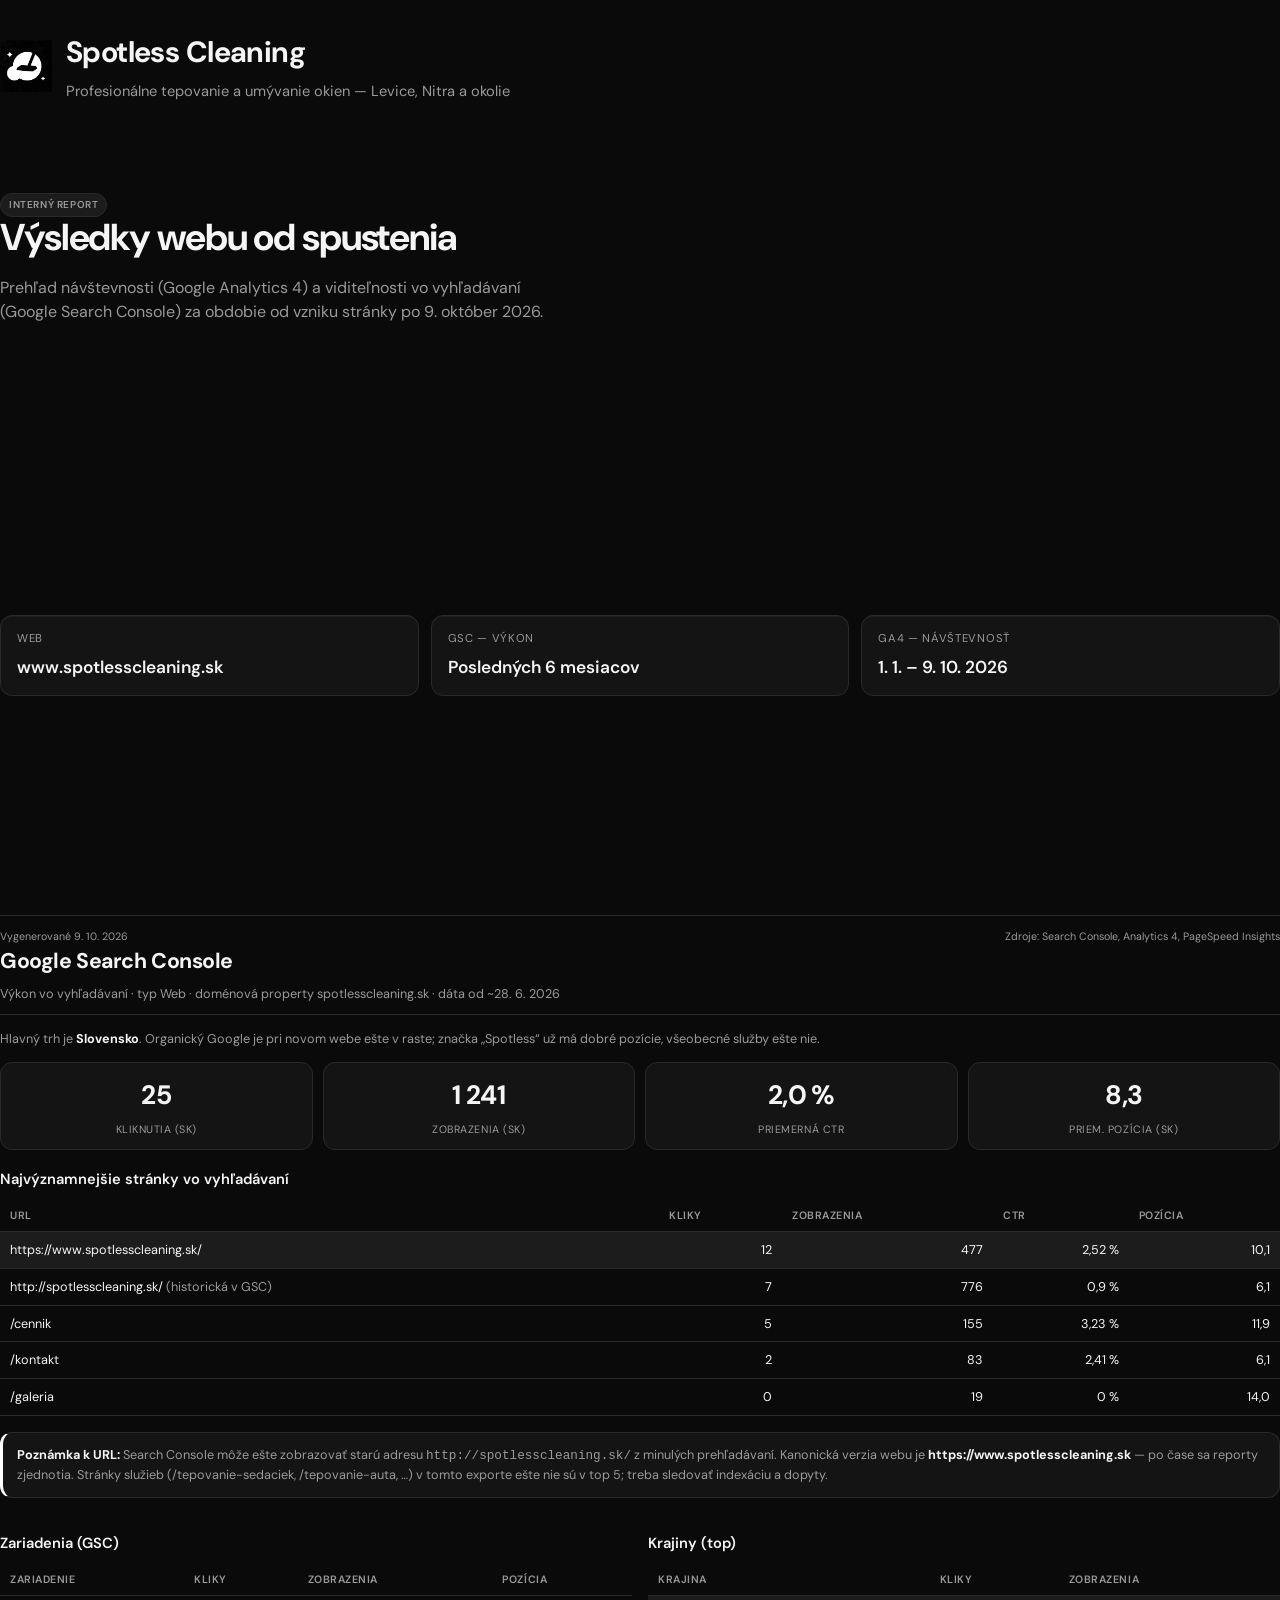
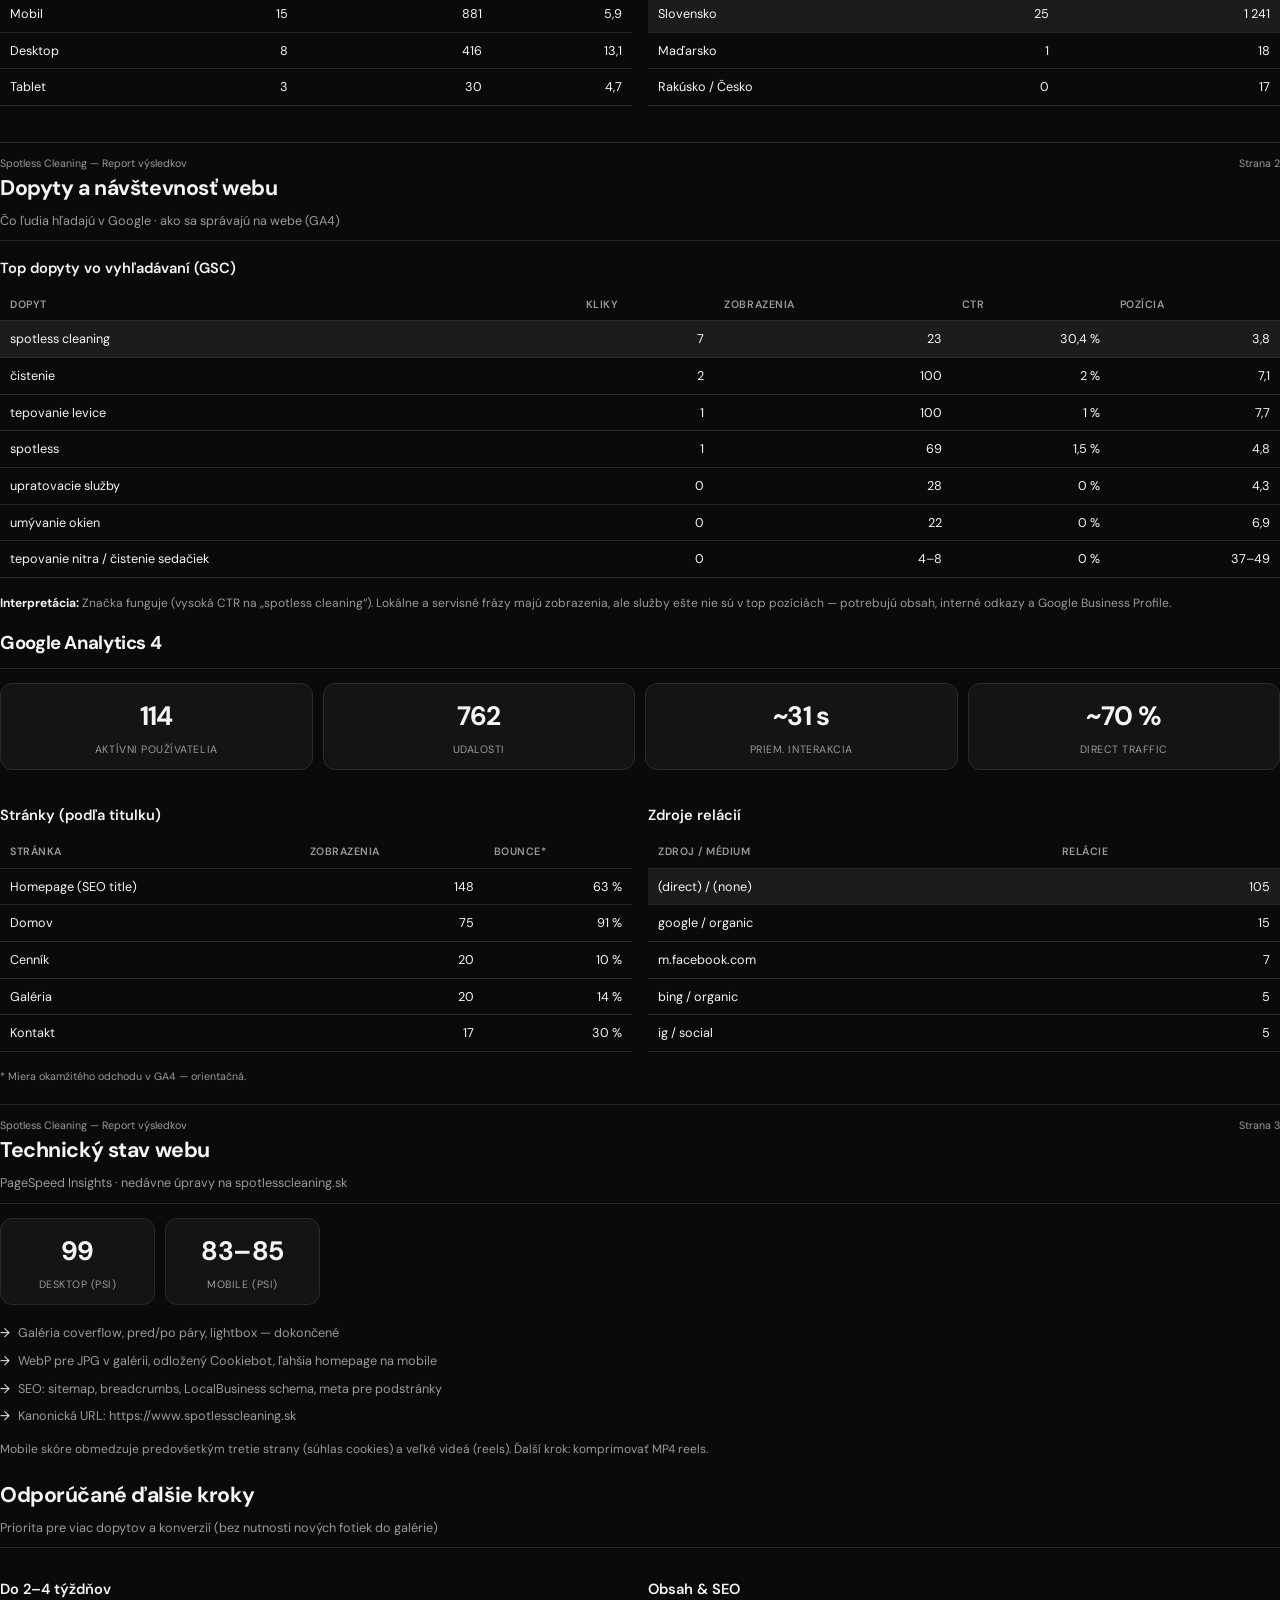
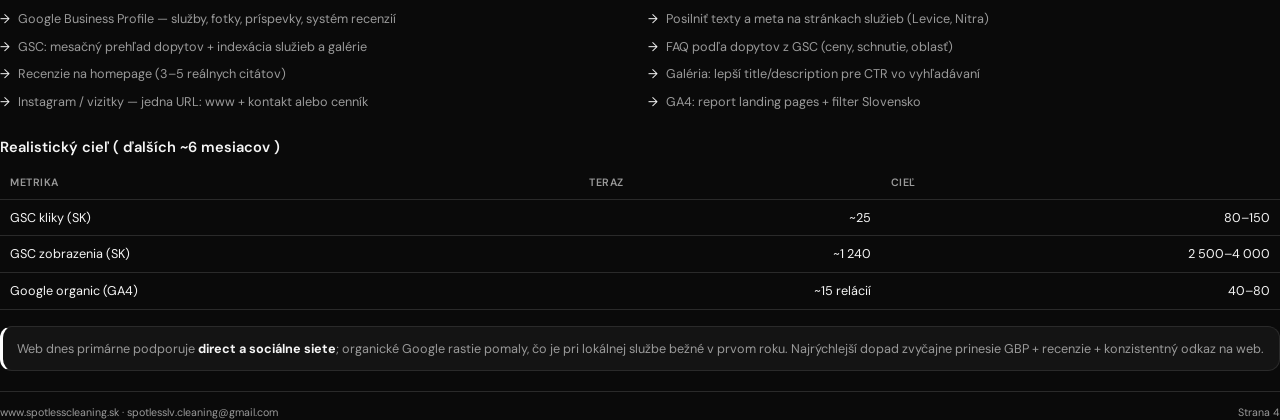
<file: reports/spotless-vysledky-report.html>
<!DOCTYPE html>
<html lang="sk">
<head>
  <meta charset="utf-8">
  <title>Spotless Cleaning — Report výsledkov</title>
  <link rel="preconnect" href="https://fonts.googleapis.com">
  <link rel="preconnect" href="https://fonts.gstatic.com" crossorigin>
  <link href="https://fonts.googleapis.com/css2?family=DM+Sans:ital,opsz,wght@0,9..40,400;0,9..40,500;0,9..40,600;0,9..40,700;1,9..40,400&display=swap" rel="stylesheet">
  <style>
    :root {
      --color-bg: #0a0a0a;
      --color-surface: #141414;
      --color-text: #f5f5f5;
      --color-text-muted: #9a9a9a;
      --color-border: #2a2a2a;
      --color-accent-soft: #1c1c1c;
      --radius: 12px;
    }

    * { box-sizing: border-box; margin: 0; padding: 0; }

    body {
      font-family: "DM Sans", system-ui, sans-serif;
      font-size: 10.5pt;
      line-height: 1.55;
      color: var(--color-text);
      background: var(--color-bg);
      -webkit-print-color-adjust: exact;
      print-color-adjust: exact;
    }

    @page {
      size: A4;
      margin: 14mm 16mm 18mm;
    }

    .page {
      page-break-after: always;
      min-height: 0;
    }

    .page:last-child {
      page-break-after: auto;
    }

    .cover {
      display: flex;
      flex-direction: column;
      justify-content: space-between;
      min-height: 250mm;
      padding-top: 8mm;
    }

    .cover__brand {
      display: flex;
      align-items: center;
      gap: 14px;
    }

    .cover__brand img {
      width: 52px;
      height: 52px;
      object-fit: contain;
    }

    .cover__brand h1 {
      font-size: 22pt;
      font-weight: 700;
      letter-spacing: -0.02em;
    }

    .cover__brand p {
      color: var(--color-text-muted);
      font-size: 11pt;
      margin-top: 4px;
    }

    .cover__hero {
      margin: 24mm 0;
    }

    .cover__hero h2 {
      font-size: 28pt;
      font-weight: 700;
      line-height: 1.15;
      letter-spacing: -0.03em;
      max-width: 16em;
    }

    .cover__hero .lead {
      margin-top: 16px;
      font-size: 12pt;
      color: var(--color-text-muted);
      max-width: 36em;
    }

    .meta-grid {
      display: grid;
      grid-template-columns: repeat(3, 1fr);
      gap: 12px;
    }

    .meta-card {
      background: var(--color-surface);
      border: 1px solid var(--color-border);
      border-radius: var(--radius);
      padding: 14px 16px;
      box-shadow: 0 1px 0 rgba(255,255,255,0.04) inset;
    }

    .meta-card__label {
      font-size: 8.5pt;
      text-transform: uppercase;
      letter-spacing: 0.06em;
      color: var(--color-text-muted);
    }

    .meta-card__value {
      font-size: 13pt;
      font-weight: 600;
      margin-top: 6px;
    }

    .section-head {
      margin-bottom: 14px;
      padding-bottom: 10px;
      border-bottom: 1px solid var(--color-border);
    }

    .section-head h2 {
      font-size: 16pt;
      font-weight: 700;
      letter-spacing: -0.02em;
    }

    .section-head p {
      margin-top: 6px;
      color: var(--color-text-muted);
      font-size: 9.5pt;
    }

    .kpi-row {
      display: grid;
      grid-template-columns: repeat(4, 1fr);
      gap: 10px;
      margin-bottom: 18px;
    }

    .kpi {
      background: var(--color-surface);
      border: 1px solid var(--color-border);
      border-radius: var(--radius);
      padding: 12px 14px;
      text-align: center;
    }

    .kpi__num {
      font-size: 20pt;
      font-weight: 700;
      letter-spacing: -0.02em;
    }

    .kpi__label {
      font-size: 8pt;
      color: var(--color-text-muted);
      margin-top: 4px;
      text-transform: uppercase;
      letter-spacing: 0.05em;
    }

    table {
      width: 100%;
      border-collapse: collapse;
      font-size: 9.5pt;
      margin-bottom: 16px;
    }

    th, td {
      padding: 8px 10px;
      text-align: left;
      border-bottom: 1px solid var(--color-border);
    }

    th {
      color: var(--color-text-muted);
      font-weight: 600;
      font-size: 8pt;
      text-transform: uppercase;
      letter-spacing: 0.05em;
    }

    td.num { text-align: right; font-variant-numeric: tabular-nums; }

    tr.highlight td {
      background: var(--color-accent-soft);
    }

    .note {
      background: var(--color-surface);
      border: 1px solid var(--color-border);
      border-left: 3px solid #fff;
      border-radius: var(--radius);
      padding: 12px 14px;
      font-size: 9.5pt;
      color: var(--color-text-muted);
      margin: 12px 0 18px;
    }

    .note strong { color: var(--color-text); }

    .two-col {
      display: grid;
      grid-template-columns: 1fr 1fr;
      gap: 16px;
    }

    ul.check {
      list-style: none;
      margin: 0;
      padding: 0;
    }

    ul.check li {
      position: relative;
      padding-left: 18px;
      margin-bottom: 8px;
      font-size: 9.5pt;
      color: var(--color-text-muted);
    }

    ul.check li::before {
      content: "→";
      position: absolute;
      left: 0;
      color: var(--color-text);
    }

    .footer {
      margin-top: 20px;
      padding-top: 12px;
      border-top: 1px solid var(--color-border);
      font-size: 8pt;
      color: var(--color-text-muted);
      display: flex;
      justify-content: space-between;
    }

    .badge {
      display: inline-block;
      font-size: 7.5pt;
      font-weight: 600;
      text-transform: uppercase;
      letter-spacing: 0.06em;
      padding: 3px 8px;
      border-radius: 999px;
      background: var(--color-accent-soft);
      border: 1px solid var(--color-border);
      color: var(--color-text-muted);
    }

    h3 {
      font-size: 11pt;
      font-weight: 600;
      margin: 16px 0 8px;
    }
  </style>
</head>
<body>

  <!-- Strana 1: Titulka -->
  <section class="page cover">
    <div>
      <div class="cover__brand">
        <img src="../images/logo-spotless.png" alt="" width="52" height="52">
        <div>
          <h1>Spotless Cleaning</h1>
          <p>Profesionálne tepovanie a umývanie okien — Levice, Nitra a okolie</p>
        </div>
      </div>
      <div class="cover__hero">
        <span class="badge">Interný report</span>
        <h2>Výsledky webu od spustenia</h2>
        <p class="lead">
          Prehľad návštevnosti (Google Analytics 4) a viditeľnosti vo vyhľadávaní (Google Search Console)
          za obdobie od vzniku stránky po 9. október 2026.
        </p>
      </div>
    </div>
    <div class="meta-grid">
      <div class="meta-card">
        <div class="meta-card__label">Web</div>
        <div class="meta-card__value">www.spotlesscleaning.sk</div>
      </div>
      <div class="meta-card">
        <div class="meta-card__label">GSC — výkon</div>
        <div class="meta-card__value">Posledných 6 mesiacov</div>
      </div>
      <div class="meta-card">
        <div class="meta-card__label">GA4 — návštevnosť</div>
        <div class="meta-card__value">1. 1. – 9. 10. 2026</div>
      </div>
    </div>
    <div class="footer">
      <span>Vygenerované 9. 10. 2026</span>
      <span>Zdroje: Search Console, Analytics 4, PageSpeed Insights</span>
    </div>
  </section>

  <!-- Strana 2: GSC súhrn -->
  <section class="page">
    <div class="section-head">
      <h2>Google Search Console</h2>
      <p>Výkon vo vyhľadávaní · typ Web · doménová property spotlesscleaning.sk · dáta od ~28. 6. 2026</p>
    </div>

    <p style="margin-bottom:14px;color:var(--color-text-muted);font-size:9.5pt;">
      Hlavný trh je <strong style="color:var(--color-text)">Slovensko</strong>. Organický Google je pri novom webe ešte v raste;
      značka „Spotless“ už má dobré pozície, všeobecné služby ešte nie.
    </p>

    <div class="kpi-row">
      <div class="kpi">
        <div class="kpi__num">25</div>
        <div class="kpi__label">Kliknutia (SK)</div>
      </div>
      <div class="kpi">
        <div class="kpi__num">1&nbsp;241</div>
        <div class="kpi__label">Zobrazenia (SK)</div>
      </div>
      <div class="kpi">
        <div class="kpi__num">2,0&nbsp;%</div>
        <div class="kpi__label">Priemerná CTR</div>
      </div>
      <div class="kpi">
        <div class="kpi__num">8,3</div>
        <div class="kpi__label">Priem. pozícia (SK)</div>
      </div>
    </div>

    <h3>Najvýznamnejšie stránky vo vyhľadávaní</h3>
    <table>
      <thead>
        <tr>
          <th>URL</th>
          <th class="num">Kliky</th>
          <th class="num">Zobrazenia</th>
          <th class="num">CTR</th>
          <th class="num">Pozícia</th>
        </tr>
      </thead>
      <tbody>
        <tr class="highlight">
          <td>https://www.spotlesscleaning.sk/</td>
          <td class="num">12</td>
          <td class="num">477</td>
          <td class="num">2,52&nbsp;%</td>
          <td class="num">10,1</td>
        </tr>
        <tr>
          <td>http://spotlesscleaning.sk/ <span style="color:var(--color-text-muted)">(historická v GSC)</span></td>
          <td class="num">7</td>
          <td class="num">776</td>
          <td class="num">0,9&nbsp;%</td>
          <td class="num">6,1</td>
        </tr>
        <tr>
          <td>/cennik</td>
          <td class="num">5</td>
          <td class="num">155</td>
          <td class="num">3,23&nbsp;%</td>
          <td class="num">11,9</td>
        </tr>
        <tr>
          <td>/kontakt</td>
          <td class="num">2</td>
          <td class="num">83</td>
          <td class="num">2,41&nbsp;%</td>
          <td class="num">6,1</td>
        </tr>
        <tr>
          <td>/galeria</td>
          <td class="num">0</td>
          <td class="num">19</td>
          <td class="num">0&nbsp;%</td>
          <td class="num">14,0</td>
        </tr>
      </tbody>
    </table>

    <div class="note">
      <strong>Poznámka k URL:</strong> Search Console môže ešte zobrazovať starú adresu <code>http://spotlesscleaning.sk/</code>
      z minulých prehľadávaní. Kanonická verzia webu je <strong>https://www.spotlesscleaning.sk</strong> — po čase sa reporty zjednotia.
      Stránky služieb (/tepovanie-sedaciek, /tepovanie-auta, …) v tomto exporte ešte nie sú v top 5; treba sledovať indexáciu a dopyty.
    </div>

    <div class="two-col">
      <div>
        <h3>Zariadenia (GSC)</h3>
        <table>
          <thead>
            <tr><th>Zariadenie</th><th class="num">Kliky</th><th class="num">Zobrazenia</th><th class="num">Pozícia</th></tr>
          </thead>
          <tbody>
            <tr><td>Mobil</td><td class="num">15</td><td class="num">881</td><td class="num">5,9</td></tr>
            <tr><td>Desktop</td><td class="num">8</td><td class="num">416</td><td class="num">13,1</td></tr>
            <tr><td>Tablet</td><td class="num">3</td><td class="num">30</td><td class="num">4,7</td></tr>
          </tbody>
        </table>
      </div>
      <div>
        <h3>Krajiny (top)</h3>
        <table>
          <thead>
            <tr><th>Krajina</th><th class="num">Kliky</th><th class="num">Zobrazenia</th></tr>
          </thead>
          <tbody>
            <tr class="highlight"><td>Slovensko</td><td class="num">25</td><td class="num">1&nbsp;241</td></tr>
            <tr><td>Maďarsko</td><td class="num">1</td><td class="num">18</td></tr>
            <tr><td>Rakúsko / Česko</td><td class="num">0</td><td class="num">17</td></tr>
          </tbody>
        </table>
      </div>
    </div>

    <div class="footer">
      <span>Spotless Cleaning — Report výsledkov</span>
      <span>Strana 2</span>
    </div>
  </section>

  <!-- Strana 3: Dopyty + GA4 -->
  <section class="page">
    <div class="section-head">
      <h2>Dopyty a návštevnosť webu</h2>
      <p>Čo ľudia hľadajú v Google · ako sa správajú na webe (GA4)</p>
    </div>

    <h3>Top dopyty vo vyhľadávaní (GSC)</h3>
    <table>
      <thead>
        <tr>
          <th>Dopyt</th>
          <th class="num">Kliky</th>
          <th class="num">Zobrazenia</th>
          <th class="num">CTR</th>
          <th class="num">Pozícia</th>
        </tr>
      </thead>
      <tbody>
        <tr class="highlight">
          <td>spotless cleaning</td>
          <td class="num">7</td>
          <td class="num">23</td>
          <td class="num">30,4&nbsp;%</td>
          <td class="num">3,8</td>
        </tr>
        <tr>
          <td>čistenie</td>
          <td class="num">2</td>
          <td class="num">100</td>
          <td class="num">2&nbsp;%</td>
          <td class="num">7,1</td>
        </tr>
        <tr>
          <td>tepovanie levice</td>
          <td class="num">1</td>
          <td class="num">100</td>
          <td class="num">1&nbsp;%</td>
          <td class="num">7,7</td>
        </tr>
        <tr>
          <td>spotless</td>
          <td class="num">1</td>
          <td class="num">69</td>
          <td class="num">1,5&nbsp;%</td>
          <td class="num">4,8</td>
        </tr>
        <tr>
          <td>upratovacie služby</td>
          <td class="num">0</td>
          <td class="num">28</td>
          <td class="num">0&nbsp;%</td>
          <td class="num">4,3</td>
        </tr>
        <tr>
          <td>umývanie okien</td>
          <td class="num">0</td>
          <td class="num">22</td>
          <td class="num">0&nbsp;%</td>
          <td class="num">6,9</td>
        </tr>
        <tr>
          <td>tepovanie nitra / čistenie sedačiek</td>
          <td class="num">0</td>
          <td class="num">4–8</td>
          <td class="num">0&nbsp;%</td>
          <td class="num">37–49</td>
        </tr>
      </tbody>
    </table>

    <p style="font-size:9pt;color:var(--color-text-muted);margin-bottom:16px;">
      <strong style="color:var(--color-text)">Interpretácia:</strong> Značka funguje (vysoká CTR na „spotless cleaning“).
      Lokálne a servisné frázy majú zobrazenia, ale služby ešte nie sú v top pozíciách — potrebujú obsah, interné odkazy a Google Business Profile.
    </p>

    <div class="section-head" style="margin-top:8px;">
      <h2 style="font-size:14pt;">Google Analytics 4</h2>
    </div>

    <div class="kpi-row">
      <div class="kpi">
        <div class="kpi__num">114</div>
        <div class="kpi__label">Aktívni používatelia</div>
      </div>
      <div class="kpi">
        <div class="kpi__num">762</div>
        <div class="kpi__label">Udalosti</div>
      </div>
      <div class="kpi">
        <div class="kpi__num">~31&nbsp;s</div>
        <div class="kpi__label">Priem. interakcia</div>
      </div>
      <div class="kpi">
        <div class="kpi__num">~70&nbsp;%</div>
        <div class="kpi__label">Direct traffic</div>
      </div>
    </div>

    <div class="two-col">
      <div>
        <h3>Stránky (podľa titulku)</h3>
        <table>
          <thead>
            <tr><th>Stránka</th><th class="num">Zobrazenia</th><th class="num">Bounce*</th></tr>
          </thead>
          <tbody>
            <tr><td>Homepage (SEO title)</td><td class="num">148</td><td class="num">63&nbsp;%</td></tr>
            <tr><td>Domov</td><td class="num">75</td><td class="num">91&nbsp;%</td></tr>
            <tr><td>Cenník</td><td class="num">20</td><td class="num">10&nbsp;%</td></tr>
            <tr><td>Galéria</td><td class="num">20</td><td class="num">14&nbsp;%</td></tr>
            <tr><td>Kontakt</td><td class="num">17</td><td class="num">30&nbsp;%</td></tr>
          </tbody>
        </table>
        <p style="font-size:8pt;color:var(--color-text-muted);">* Miera okamžitého odchodu v GA4 — orientačná.</p>
      </div>
      <div>
        <h3>Zdroje relácií</h3>
        <table>
          <thead>
            <tr><th>Zdroj / médium</th><th class="num">Relácie</th></tr>
          </thead>
          <tbody>
            <tr class="highlight"><td>(direct) / (none)</td><td class="num">105</td></tr>
            <tr><td>google / organic</td><td class="num">15</td></tr>
            <tr><td>m.facebook.com</td><td class="num">7</td></tr>
            <tr><td>bing / organic</td><td class="num">5</td></tr>
            <tr><td>ig / social</td><td class="num">5</td></tr>
          </tbody>
        </table>
      </div>
    </div>

    <div class="footer">
      <span>Spotless Cleaning — Report výsledkov</span>
      <span>Strana 3</span>
    </div>
  </section>

  <!-- Strana 4: Technika + odporúčania -->
  <section class="page">
    <div class="section-head">
      <h2>Technický stav webu</h2>
      <p>PageSpeed Insights · nedávne úpravy na spotlesscleaning.sk</p>
    </div>

    <div class="kpi-row" style="grid-template-columns: repeat(2, 1fr); max-width: 320px;">
      <div class="kpi">
        <div class="kpi__num">99</div>
        <div class="kpi__label">Desktop (PSI)</div>
      </div>
      <div class="kpi">
        <div class="kpi__num">83–85</div>
        <div class="kpi__label">Mobile (PSI)</div>
      </div>
    </div>

    <ul class="check">
      <li>Galéria coverflow, pred/po páry, lightbox — dokončené</li>
      <li>WebP pre JPG v galérii, odložený Cookiebot, ľahšia homepage na mobile</li>
      <li>SEO: sitemap, breadcrumbs, LocalBusiness schema, meta pre podstránky</li>
      <li>Kanonická URL: https://www.spotlesscleaning.sk</li>
    </ul>

    <p style="font-size:9pt;color:var(--color-text-muted);margin:14px 0;">
      Mobile skóre obmedzuje predovšetkým tretie strany (súhlas cookies) a veľké videá (reels). Ďalší krok: komprimovať MP4 reels.
    </p>

    <div class="section-head" style="margin-top:20px;">
      <h2>Odporúčané ďalšie kroky</h2>
      <p>Priorita pre viac dopytov a konverzií (bez nutnosti nových fotiek do galérie)</p>
    </div>

    <div class="two-col">
      <div>
        <h3>Do 2–4 týždňov</h3>
        <ul class="check">
          <li>Google Business Profile — služby, fotky, príspevky, systém recenzií</li>
          <li>GSC: mesačný prehľad dopytov + indexácia služieb a galérie</li>
          <li>Recenzie na homepage (3–5 reálnych citátov)</li>
          <li>Instagram / vizitky — jedna URL: www + kontakt alebo cenník</li>
        </ul>
      </div>
      <div>
        <h3>Obsah & SEO</h3>
        <ul class="check">
          <li>Posilniť texty a meta na stránkach služieb (Levice, Nitra)</li>
          <li>FAQ podľa dopytov z GSC (ceny, schnutie, oblasť)</li>
          <li>Galéria: lepší title/description pre CTR vo vyhľadávaní</li>
          <li>GA4: report landing pages + filter Slovensko</li>
        </ul>
      </div>
    </div>

    <h3>Realistický cieľ ( ďalších ~6 mesiacov )</h3>
    <table>
      <thead>
        <tr>
          <th>Metrika</th>
          <th class="num">Teraz</th>
          <th class="num">Cieľ</th>
        </tr>
      </thead>
      <tbody>
        <tr><td>GSC kliky (SK)</td><td class="num">~25</td><td class="num">80–150</td></tr>
        <tr><td>GSC zobrazenia (SK)</td><td class="num">~1&nbsp;240</td><td class="num">2&nbsp;500–4&nbsp;000</td></tr>
        <tr><td>Google organic (GA4)</td><td class="num">~15 relácií</td><td class="num">40–80</td></tr>
      </tbody>
    </table>

    <div class="note" style="margin-top:16px;">
      Web dnes primárne podporuje <strong>direct a sociálne siete</strong>; organické Google rastie pomaly, čo je pri lokálnej službe bežné v prvom roku.
      Najrýchlejší dopad zvyčajne prinesie GBP + recenzie + konzistentný odkaz na web.
    </div>

    <div class="footer">
      <span>www.spotlesscleaning.sk · spotlesslv.cleaning@gmail.com</span>
      <span>Strana 4</span>
    </div>
  </section>

</body>
</html>
</file>
<file: css/style.css>
/* ===== Variables — Spotless dark (cenník) ===== */
:root {
  --color-bg: #0a0a0a;
  --color-surface: #141414;
  --color-text: #f5f5f5;
  --color-text-muted: #9a9a9a;
  --color-accent: #ffffff;
  --color-accent-dark: #e8e8e8;
  --color-accent-soft: #1c1c1c;
  --color-border: #2a2a2a;
  --font-display: "DM Sans", system-ui, sans-serif;
  --font-body: "DM Sans", system-ui, sans-serif;
  --radius: 12px;
  --radius-lg: 20px;
  --shadow: 0 2px 8px rgba(0, 0, 0, 0.14), 0 10px 28px rgba(0, 0, 0, 0.18);
  --shadow-lg: 0 4px 12px rgba(0, 0, 0, 0.16), 0 18px 44px rgba(0, 0, 0, 0.22);
  --shadow-panel: 0 1px 0 rgba(255, 255, 255, 0.04) inset, 0 6px 24px rgba(0, 0, 0, 0.18);
  --border-subtle: rgba(255, 255, 255, 0.06);
  --max-width: 1120px;
  --header-height: 72px;
}

/* ===== Reset & Base ===== */
*,
*::before,
*::after {
  box-sizing: border-box;
  margin: 0;
  padding: 0;
}

html {
  scroll-behavior: smooth;
}

body {
  font-family: var(--font-body);
  font-size: 1rem;
  line-height: 1.6;
  color: var(--color-text);
  background-color: var(--color-bg);
  background-image:
    radial-gradient(ellipse 42% 36% at 8% 14%, rgba(72, 72, 72, 0.2) 0%, transparent 72%),
    radial-gradient(ellipse 36% 44% at 92% 8%, rgba(58, 58, 58, 0.16) 0%, transparent 68%),
    radial-gradient(ellipse 48% 38% at 78% 82%, rgba(65, 65, 65, 0.18) 0%, transparent 70%),
    radial-gradient(ellipse 32% 28% at 18% 88%, rgba(55, 55, 55, 0.14) 0%, transparent 65%),
    radial-gradient(ellipse 26% 22% at 52% 38%, rgba(45, 45, 45, 0.1) 0%, transparent 58%),
    radial-gradient(ellipse 22% 18% at 68% 52%, rgba(50, 50, 50, 0.08) 0%, transparent 55%),
    radial-gradient(ellipse 55% 45% at 50% 105%, rgba(32, 32, 32, 0.4) 0%, transparent 52%),
    radial-gradient(ellipse 70% 40% at 50% -5%, rgba(28, 28, 28, 0.35) 0%, transparent 48%);
  background-attachment: fixed;
  -webkit-font-smoothing: antialiased;
  position: relative;
  min-height: 100vh;
}

body::before {
  content: "";
  position: fixed;
  inset: 0;
  z-index: -2;
  pointer-events: none;
  background-image:
    radial-gradient(circle 120px at 15% 25%, rgba(90, 90, 90, 0.06) 0%, transparent 100%),
    radial-gradient(circle 90px at 85% 20%, rgba(80, 80, 80, 0.05) 0%, transparent 100%),
    radial-gradient(circle 140px at 70% 70%, rgba(75, 75, 75, 0.055) 0%, transparent 100%),
    radial-gradient(circle 80px at 30% 75%, rgba(85, 85, 85, 0.045) 0%, transparent 100%),
    radial-gradient(circle 60px at 55% 15%, rgba(70, 70, 70, 0.04) 0%, transparent 100%),
    radial-gradient(circle 100px at 40% 55%, rgba(65, 65, 65, 0.035) 0%, transparent 100%);
  background-attachment: fixed;
}

body::after {
  content: "";
  position: fixed;
  inset: 0;
  z-index: -1;
  pointer-events: none;
  opacity: 0.035;
  background-image: url("data:image/svg+xml,%3Csvg viewBox='0 0 512 512' xmlns='http://www.w3.org/2000/svg'%3E%3Cfilter id='n'%3E%3CfeTurbulence type='fractalNoise' baseFrequency='0.75' numOctaves='4' stitchTiles='stitch'/%3E%3C/filter%3E%3Crect width='100%25' height='100%25' filter='url(%23n)'/%3E%3C/svg%3E");
  background-size: 256px 256px;
}

img {
  max-width: 100%;
  height: auto;
  display: block;
}

a {
  color: inherit;
  text-decoration: none;
}

ul {
  list-style: none;
}

/* ===== Layout ===== */
.container {
  width: 100%;
  max-width: var(--max-width);
  margin: 0 auto;
  padding: 0 1.25rem;
}

.section {
  padding: 4rem 0;
}

.section-title {
  font-family: var(--font-display);
  font-size: clamp(1.5rem, 3.5vw, 2.25rem);
  font-weight: 700;
  line-height: 1.2;
  margin-bottom: 0.75rem;
  text-transform: uppercase;
  letter-spacing: 0.06em;
}

.section-subtitle {
  color: var(--color-text-muted);
  font-size: 1.1rem;
  max-width: 560px;
  margin-bottom: 2.5rem;
}

/* ===== Header ===== */
.site-header {
  position: sticky;
  top: 0;
  z-index: 100;
  background: rgba(10, 10, 10, 0.92);
  backdrop-filter: blur(10px) saturate(1.1);
  -webkit-backdrop-filter: blur(10px) saturate(1.1);
  border-bottom: 1px solid var(--color-border);
  height: var(--header-height);
}

.header-inner {
  display: flex;
  align-items: center;
  justify-content: space-between;
  height: var(--header-height);
}

.logo {
  display: flex;
  align-items: center;
  gap: 0.65rem;
  flex-shrink: 0;
  text-decoration: none;
}

.logo-mark {
  display: block;
  width: 40px;
  height: 40px;
  flex-shrink: 0;
  object-fit: contain;
  mix-blend-mode: lighten;
}

.logo-text {
  font-family: var(--font-display);
  font-size: 1.25rem;
  font-weight: 700;
  letter-spacing: 0.14em;
  text-transform: uppercase;
  color: var(--color-text);
  line-height: 1;
  white-space: nowrap;
}

.site-footer .logo-text {
  font-size: 1.05rem;
  letter-spacing: 0.12em;
}

.site-footer .logo-mark {
  width: 36px;
  height: 36px;
}

.nav-desktop {
  display: none;
  gap: 2rem;
}

.nav-desktop a {
  font-size: 0.95rem;
  font-weight: 500;
  color: var(--color-text-muted);
  transition: color 0.2s;
}

.nav-desktop a:hover,
.nav-desktop a.active {
  color: var(--color-text);
}

.menu-toggle {
  display: flex;
  flex-direction: column;
  gap: 5px;
  background: none;
  border: none;
  cursor: pointer;
  padding: 8px;
}

.menu-toggle span {
  display: block;
  width: 24px;
  height: 2px;
  background: var(--color-text);
  transition: transform 0.3s, opacity 0.3s;
}

.menu-toggle[aria-expanded="true"] span:nth-child(1) {
  transform: translateY(7px) rotate(45deg);
}

.menu-toggle[aria-expanded="true"] span:nth-child(2) {
  opacity: 0;
}

.menu-toggle[aria-expanded="true"] span:nth-child(3) {
  transform: translateY(-7px) rotate(-45deg);
}

.nav-mobile {
  display: none;
  position: fixed;
  top: var(--header-height);
  left: 0;
  right: 0;
  background: var(--color-surface);
  border-bottom: 1px solid var(--color-border);
  padding: 1rem 1.25rem 1.5rem;
  box-shadow: var(--shadow);
}

.nav-mobile.open {
  display: block;
}

.nav-mobile a {
  display: block;
  padding: 0.85rem 0;
  font-size: 1.1rem;
  font-weight: 500;
  border-bottom: 1px solid var(--color-border);
}

.nav-mobile a:last-child {
  border-bottom: none;
}

.nav-mobile a.active {
  color: var(--color-text);
}

@media (min-width: 768px) {
  .nav-desktop {
    display: flex;
  }

  .menu-toggle {
    display: none;
  }
}

/* ===== Buttons ===== */
.btn {
  display: inline-flex;
  align-items: center;
  justify-content: center;
  gap: 0.5rem;
  padding: 0.9rem 1.75rem;
  font-family: var(--font-body);
  font-size: 1rem;
  font-weight: 600;
  border: none;
  border-radius: 999px;
  cursor: pointer;
  transition: transform 0.2s, box-shadow 0.2s, background 0.2s;
}

.btn:active {
  transform: scale(0.98);
}

.btn-primary {
  background: var(--color-accent);
  color: #0a0a0a;
  box-shadow:
    0 4px 20px rgba(255, 255, 255, 0.15),
    0 0 0 1px rgba(255, 255, 255, 0.08);
  position: relative;
  overflow: hidden;
}

.btn-primary::after {
  content: "";
  position: absolute;
  inset: 0;
  background: linear-gradient(105deg, transparent 40%, rgba(255, 255, 255, 0.35) 50%, transparent 60%);
  transform: translateX(-100%);
  transition: transform 0.5s ease;
}

.btn-primary:hover::after {
  transform: translateX(100%);
}

.btn-primary:hover {
  background: var(--color-accent-dark);
  transform: translateY(-2px);
  box-shadow:
    0 8px 32px rgba(255, 255, 255, 0.22),
    0 0 0 1px rgba(255, 255, 255, 0.12);
}

.btn-outline {
  background: transparent;
  color: var(--color-text);
  border: 2px solid var(--color-text-muted);
}

.btn-outline:hover {
  border-color: var(--color-accent);
  color: var(--color-accent);
  background: rgba(255, 255, 255, 0.04);
}

.btn-block {
  width: 100%;
}

.btn-sm {
  padding: 0.55rem 1.15rem;
  font-size: 0.875rem;
}

.btn-lg {
  padding: 1.1rem 2.25rem;
  font-size: 1.08rem;
  font-weight: 700;
  letter-spacing: 0.01em;
}

.btn-primary.btn-lg {
  box-shadow:
    0 8px 32px rgba(255, 255, 255, 0.2),
    0 0 0 1px rgba(255, 255, 255, 0.12);
}

.btn-primary.btn-lg:hover {
  box-shadow:
    0 12px 40px rgba(255, 255, 255, 0.28),
    0 0 0 1px rgba(255, 255, 255, 0.18);
}

.btn-outline.btn-lg {
  border-width: 2px;
}

.btn-label--desktop {
  display: none;
}

.btn-label--mobile {
  display: inline;
}

@media (min-width: 768px) {
  .btn-label--desktop {
    display: inline;
  }

  .btn-label--mobile {
    display: none;
  }
}

/* ===== Header CTA ===== */
.header-actions {
  display: none;
  align-items: center;
  gap: 1.5rem;
}

@media (min-width: 768px) {
  .header-actions {
    display: flex;
  }
}

.nav-cta {
  display: none;
  white-space: nowrap;
  box-shadow: 0 4px 16px rgba(255, 255, 255, 0.14);
}

.nav-mobile-cta {
  display: flex !important;
  align-items: center;
  justify-content: center;
  width: 100%;
  margin-top: 1rem;
  padding: 0.9rem 1.75rem !important;
  text-align: center;
  border-bottom: none !important;
}

@media (min-width: 768px) {
  .nav-cta {
    display: inline-flex;
  }
}

/* ===== Section typography ===== */
.section-eyebrow {
  font-size: 0.75rem;
  font-weight: 600;
  text-transform: uppercase;
  letter-spacing: 0.14em;
  color: var(--color-text-muted);
  margin-bottom: 0.65rem;
}

.section-head--center {
  text-align: center;
}

.section-head--center .section-subtitle {
  margin-left: auto;
  margin-right: auto;
}

.section-head--center .features-grid {
  margin-top: 0.5rem;
}

.section-subtitle--center {
  text-align: center;
  margin-left: auto;
  margin-right: auto;
}

.section--order {
  padding-top: 0.5rem;
}

.section--cta {
  padding-top: 2rem;
  padding-bottom: 4rem;
}

/* ===== Hero ===== */
.hero {
  padding: 1.75rem 0 2.5rem;
}

.hero-block {
  display: grid;
  grid-template-columns: 1fr;
  background:
    radial-gradient(ellipse 80% 60% at 100% 0%, rgba(55, 55, 55, 0.12) 0%, transparent 55%),
    linear-gradient(155deg, #181818 0%, #141414 55%, #161616 100%);
  border: 1px solid var(--border-subtle);
  border-radius: calc(var(--radius-lg) + 4px);
  overflow: hidden;
  box-shadow: var(--shadow-panel);
}

.hero-visual {
  position: relative;
  min-height: 260px;
  overflow: hidden;
  border-radius: var(--radius-lg) var(--radius-lg) 0 0;
}

.hero-visual picture {
  display: block;
  width: 100%;
  height: 100%;
  min-height: 260px;
}

.hero-visual img {
  width: 100%;
  height: 100%;
  min-height: 260px;
  object-fit: cover;
  object-position: 55% 28%;
  display: block;
}

.hero-visual::after {
  content: "";
  position: absolute;
  inset: 0;
  background: linear-gradient(
    to bottom,
    rgba(20, 20, 20, 0.05) 0%,
    rgba(20, 20, 20, 0.45) 55%,
    #141414 100%
  );
  pointer-events: none;
}

.hero-content {
  padding: 1.75rem 1.5rem 2rem;
}

.hero-eyebrow {
  font-size: 0.8rem;
  font-weight: 600;
  text-transform: uppercase;
  letter-spacing: 0.14em;
  color: var(--color-text-muted);
  margin-bottom: 1rem;
  animation: fadeInUp 0.7s ease forwards;
}

.hero-content h1 {
  font-family: var(--font-display);
  font-size: clamp(1.75rem, 4.2vw, 2.65rem);
  font-weight: 700;
  line-height: 1.15;
  letter-spacing: -0.01em;
  margin-bottom: 1.25rem;
  animation: fadeInUp 0.7s ease 0.1s forwards;
  opacity: 0;
}

.hero-content p {
  font-size: 1.05rem;
  color: var(--color-text-muted);
  margin-bottom: 1.75rem;
  max-width: 520px;
  animation: fadeInUp 0.7s ease 0.2s forwards;
  opacity: 0;
}

.hero-actions {
  display: flex;
  flex-wrap: wrap;
  gap: 1rem;
  animation: fadeInUp 0.7s ease 0.3s forwards;
  opacity: 0;
}

.hero-trust {
  display: flex;
  flex-wrap: wrap;
  gap: 0.5rem 1.25rem;
  margin-top: 1.5rem;
  animation: fadeInUp 0.7s ease 0.4s forwards;
  opacity: 0;
}

.hero-trust li {
  font-size: 0.85rem;
  color: var(--color-text-muted);
  display: flex;
  align-items: center;
  gap: 0.4rem;
}

.hero-trust li::before {
  content: "";
  width: 6px;
  height: 6px;
  border-radius: 50%;
  background: var(--color-accent);
  flex-shrink: 0;
}

@media (min-width: 768px) {
  .hero {
    padding: 2.5rem 0 3.5rem;
  }

  .hero-block {
    grid-template-columns: 1fr 1fr;
    align-items: stretch;
    min-height: 420px;
  }

  .hero-visual {
    position: relative;
    min-height: 100%;
    height: 100%;
    width: calc(100% + 5rem);
    margin-right: -5rem;
    z-index: 0;
  }

  .hero-visual img {
    position: absolute;
    inset: -4%;
    width: 108%;
    height: 108%;
    min-height: 100%;
    object-position: 55% center;
  }

  .hero-visual::after {
    background: linear-gradient(
      to right,
      transparent 0%,
      rgba(20, 20, 20, 0.03) 15%,
      rgba(20, 20, 20, 0.12) 30%,
      rgba(20, 20, 20, 0.28) 45%,
      rgba(20, 20, 20, 0.5) 58%,
      rgba(20, 20, 20, 0.72) 70%,
      rgba(20, 20, 20, 0.9) 82%,
      #141414 94%,
      #141414 100%
    );
  }

  .hero-content {
    position: relative;
    z-index: 1;
    display: flex;
    flex-direction: column;
    justify-content: center;
    padding: 2.5rem 2.25rem 2.5rem 1.5rem;
  }
}

@media (min-width: 1024px) {
  .hero-block {
    min-height: 460px;
  }

  .hero-content {
    padding: 3rem 2.75rem 3rem 1.75rem;
  }

  .hero-content h1 {
    font-size: clamp(2rem, 3.2vw, 2.85rem);
  }

  .hero-content p {
    font-size: 1.1rem;
  }
}

@keyframes fadeInUp {
  from { opacity: 0; transform: translateY(20px); }
  to { opacity: 1; transform: translateY(0); }
}

/* ===== Features / Cards ===== */
.features-grid {
  display: grid;
  gap: 1.5rem;
}

@media (min-width: 640px) {
  .features-grid {
    grid-template-columns: repeat(2, 1fr);
  }
}

@media (min-width: 1024px) {
  .features-grid {
    grid-template-columns: repeat(4, 1fr);
  }
}

.feature-card {
  position: relative;
  background: linear-gradient(180deg, #171717 0%, #141414 100%);
  border: 1px solid var(--color-border);
  border-radius: var(--radius-lg);
  padding: 1.75rem;
  box-shadow: 0 2px 12px rgba(0, 0, 0, 0.12);
  transition:
    box-shadow 0.35s ease,
    transform 0.35s ease,
    border-color 0.35s ease;
  overflow: hidden;
}

.feature-card::before {
  content: "";
  position: absolute;
  inset: 0;
  border-radius: inherit;
  opacity: 0;
  transition: opacity 0.35s ease;
  background: radial-gradient(ellipse at 50% 0%, rgba(255, 255, 255, 0.06) 0%, transparent 70%);
  pointer-events: none;
}

.feature-card:not(.feature-card--expandable):hover {
  transform: translateY(-4px);
  border-color: rgba(255, 255, 255, 0.14);
  box-shadow:
    0 1px 0 rgba(255, 255, 255, 0.05) inset,
    0 8px 28px rgba(0, 0, 0, 0.22);
}

.feature-card:not(.feature-card--expandable):hover::before {
  opacity: 1;
}

.feature-icon {
  width: 52px;
  height: 52px;
  background: var(--color-accent-soft);
  border-radius: 14px;
  display: flex;
  align-items: center;
  justify-content: center;
  font-size: 1.55rem;
  margin-bottom: 1rem;
  border: 1px solid transparent;
  transition:
    border-color 0.35s ease,
    box-shadow 0.35s ease,
    transform 0.35s ease;
}

.feature-card:not(.feature-card--expandable):hover .feature-icon {
  border-color: rgba(255, 255, 255, 0.12);
  box-shadow: 0 4px 12px rgba(0, 0, 0, 0.2);
  transform: scale(1.04);
}

.feature-card h3 {
  font-family: var(--font-display);
  font-size: 1.05rem;
  font-weight: 700;
  text-transform: uppercase;
  letter-spacing: 0.04em;
  margin-bottom: 0.5rem;
}

.feature-card p {
  color: var(--color-text-muted);
  font-size: 0.95rem;
}

/* Expandable service cards — click only, no hover layout */
.features-grid--expandable {
  align-items: stretch;
}

.feature-card--expandable {
  cursor: pointer;
  display: flex;
  flex-direction: column;
  height: 100%;
  transition: box-shadow 0.35s ease, border-color 0.35s ease;
}

.feature-card--expandable:hover {
  transform: none;
  border-color: var(--color-border);
  box-shadow: 0 2px 12px rgba(0, 0, 0, 0.12);
}

.feature-card--expandable.is-expanded {
  border-color: rgba(255, 255, 255, 0.14);
  box-shadow:
    0 1px 0 rgba(255, 255, 255, 0.05) inset,
    0 8px 28px rgba(0, 0, 0, 0.22);
}

.features-grid--expandable.is-switching .feature-card__detail,
.features-grid--expandable.is-switching .feature-card__detail-inner,
.feature-card--expandable.is-instant .feature-card__detail,
.feature-card--expandable.is-instant .feature-card__detail-inner {
  transition: none !important;
}

.feature-card--expandable .feature-card__head {
  display: flex;
  flex-direction: column;
  align-items: center;
  text-align: center;
  flex: 1;
  height: 100%;
}

.feature-card--expandable:not(.is-expanded) .feature-card__head {
  min-height: 100%;
}

.feature-card--expandable .feature-icon {
  margin-left: auto;
  margin-right: auto;
}

.feature-card__teaser {
  color: var(--color-text-muted);
  font-size: 0.95rem;
  line-height: 1.55;
  display: -webkit-box;
  -webkit-box-orient: vertical;
  -webkit-line-clamp: 3;
  overflow: hidden;
  width: 100%;
  min-height: calc(3 * 1.55em);
}

@media (min-width: 1024px) {
  .features-grid--expandable:not(.features-grid--expanded) .feature-card--expandable h3 {
    min-height: 2.65em;
    display: flex;
    align-items: center;
    justify-content: center;
  }
}

.feature-card__more,
.feature-card__less {
  display: inline-block;
  font-size: 0.9rem;
  color: var(--color-text);
  text-decoration: underline;
  text-underline-offset: 3px;
  background: none;
  border: none;
  padding: 0;
  cursor: pointer;
  font-family: inherit;
}

.feature-card__more {
  margin-top: auto;
  padding-top: 0.75rem;
}

.feature-card__less {
  margin-top: 1.5rem;
}

.feature-card__less:hover,
.feature-card__more:hover {
  color: var(--color-accent);
}

.feature-card--expandable.is-expanded .feature-card__more {
  display: none;
}

.feature-card--expandable.is-expanded .feature-card__teaser {
  display: none;
}

.feature-card__detail {
  display: grid;
  grid-template-rows: 0fr;
  transition: grid-template-rows 0.4s cubic-bezier(0.4, 0, 0.2, 1);
}

.feature-card--expandable:not(.is-expanded) .feature-card__detail-inner {
  pointer-events: none;
}

.feature-card--expandable:not(.is-expanded) .feature-card__detail {
  grid-template-rows: 0fr;
}

.feature-card--expandable:not(.is-expanded) .feature-card__detail-inner {
  opacity: 0;
}

.feature-card--expandable.is-expanded .feature-card__detail {
  grid-template-rows: 1fr;
}

.feature-card__detail-inner {
  overflow: hidden;
  min-height: 0;
  text-align: center;
  max-width: 40rem;
  margin-left: auto;
  margin-right: auto;
  width: 100%;
  opacity: 0;
  transition: opacity 0.3s ease 0.08s;
}

.feature-card--expandable.is-expanded .feature-card__detail-inner {
  opacity: 1;
  padding-top: 1.25rem;
}

@media (max-width: 639px) {
  .feature-card--expandable.is-expanded .feature-card__detail-inner {
    border-top: 1px solid var(--color-border);
    margin-top: 0.25rem;
  }
}

.feature-card__detail-inner p {
  color: var(--color-text-muted);
  font-size: 0.9rem;
  line-height: 1.7;
  margin-bottom: 0.75rem;
}

.feature-card__detail-inner p:last-of-type {
  margin-bottom: 0;
}

.feature-card__detail-inner h4 {
  font-size: 0.82rem;
  font-weight: 600;
  text-transform: uppercase;
  letter-spacing: 0.04em;
  margin: 1rem 0 0.4rem;
  color: var(--color-text);
}

.feature-card__detail-inner h4:first-child {
  margin-top: 0;
}

.feature-card__detail-inner a {
  color: var(--color-text);
  text-decoration: underline;
  text-underline-offset: 3px;
}

.feature-card__detail-inner a:hover {
  color: var(--color-accent);
}

@media (min-width: 640px) {
  .features-grid--expandable.features-grid--expanded {
    grid-template-columns: repeat(3, 1fr);
  }

  .features-grid--expandable.features-grid--expanded .feature-card--expandable.is-expanded {
    grid-column: 1 / -1;
    order: 10;
    display: grid;
    grid-template-columns: minmax(180px, 220px) minmax(0, 1fr);
    gap: 2rem 3rem;
    align-items: center;
    padding: 2rem 2.25rem;
    height: auto;
  }

  .features-grid--expandable.features-grid--expanded .feature-card--expandable:not(.is-expanded) {
    height: auto;
  }

  .features-grid--expandable.features-grid--expanded .feature-card--expandable:not(.is-expanded) h3 {
    min-height: 2.65em;
  }

  .features-grid--expandable.features-grid--expanded .feature-card--expandable:not(.is-expanded) .feature-card__teaser,
  .features-grid--expandable.features-grid--expanded .feature-card--expandable:not(.is-expanded) .feature-card__more {
    display: none;
  }

  .features-grid--expandable.features-grid--expanded .feature-card--expandable:not(.is-expanded) .feature-card__detail {
    display: none;
  }

  .features-grid--expandable.features-grid--expanded .feature-card--expandable.is-expanded .feature-card__head {
    position: relative;
    align-self: center;
    height: auto;
    min-height: 0;
    flex: none;
  }

  .features-grid--expandable.features-grid--expanded .feature-card--expandable.is-expanded .feature-card__head h3 {
    min-height: 0;
    display: block;
  }

  .features-grid--expandable.features-grid--expanded .feature-card--expandable.is-expanded .feature-card__head::after {
    content: "";
    position: absolute;
    top: 0;
    right: -1.5rem;
    width: 1px;
    height: 100%;
    background: var(--color-border);
  }

  .features-grid--expandable.features-grid--expanded .feature-card--expandable.is-expanded .feature-card__detail-inner {
    text-align: left;
    max-width: none;
    margin: 0;
    border-top: none;
    margin-top: 0;
    padding-top: 0;
    columns: 1;
  }

  .features-grid--expandable.features-grid--expanded .feature-card--expandable.is-expanded .feature-card__detail-inner p {
    font-size: 0.95rem;
    line-height: 1.75;
    max-width: 58ch;
  }

  .features-grid--expandable.features-grid--expanded .feature-card--expandable.is-expanded .feature-card__detail-inner h4 {
    font-size: 0.78rem;
    margin-top: 1.15rem;
  }

  .features-grid--expandable.features-grid--expanded .feature-card--expandable.is-expanded .feature-card__detail-inner h4:first-child {
    margin-top: 0;
  }

  .features-grid--expandable.features-grid--expanded .feature-card--expandable.is-expanded .feature-card__less {
    display: block;
    margin-top: 1.25rem;
    text-align: left;
  }
}

@media (prefers-reduced-motion: reduce) {
  .feature-card__detail,
  .feature-card__detail-inner,
  .feature-card--expandable {
    transition: none;
  }
}

.section-head--center .seo-intro {
  max-width: 42rem;
  margin-bottom: 2rem;
}

.services-outro {
  max-width: 42rem;
  margin: 2.5rem auto 0;
  text-align: center;
  font-size: 1.05rem;
  line-height: 1.7;
  color: var(--color-text-muted);
}

.seo-intro--center {
  text-align: center;
}

.seo-content__inner .section-title {
  margin-bottom: 0.75rem;
}

.seo-content__inner .seo-intro {
  margin-bottom: 2rem;
}

/* ===== Pricing ===== */
.pricing-grid {
  display: grid;
  gap: 1.5rem;
  align-items: stretch;
}

@media (min-width: 768px) {
  .pricing-grid {
    grid-template-columns: repeat(3, 1fr);
  }
}

.pricing-card {
  background: var(--color-surface);
  border: 1px solid var(--color-border);
  border-radius: var(--radius-lg);
  padding: 2rem;
  display: flex;
  flex-direction: column;
  position: relative;
}

.pricing-card.recommended {
  border-color: rgba(255, 255, 255, 0.2);
  box-shadow: var(--shadow-panel);
  transform: scale(1.02);
}

.pricing-badge {
  position: absolute;
  top: -12px;
  left: 50%;
  transform: translateX(-50%);
  background: var(--color-accent);
  color: #fff;
  font-size: 0.75rem;
  font-weight: 700;
  text-transform: uppercase;
  letter-spacing: 0.05em;
  padding: 0.35rem 1rem;
  border-radius: 999px;
}

.pricing-card h3 {
  font-family: var(--font-display);
  font-size: 1.35rem;
  margin-bottom: 0.5rem;
}

.pricing-price {
  font-family: var(--font-display);
  font-size: 2.5rem;
  font-weight: 600;
  color: var(--color-accent);
  line-height: 1;
  margin: 1rem 0 0.25rem;
}

.pricing-period {
  color: var(--color-text-muted);
  font-size: 0.9rem;
  margin-bottom: 1rem;
}

.pricing-desc {
  color: var(--color-text-muted);
  font-size: 0.95rem;
  margin-bottom: 1.5rem;
  padding-bottom: 1.5rem;
  border-bottom: 1px solid var(--color-border);
}

.pricing-features {
  flex: 1;
  margin-bottom: 1.5rem;
}

.pricing-features li {
  padding: 0.5rem 0;
  padding-left: 1.5rem;
  position: relative;
  font-size: 0.95rem;
  color: var(--color-text-muted);
}

.pricing-features li::before {
  content: "✓";
  position: absolute;
  left: 0;
  color: var(--color-text);
  font-weight: 700;
}

/* ===== Showcase panel (domov — galéria + reels) ===== */
.section--showcase {
  padding: 2.5rem 0 3rem;
}

.showcase-panel {
  background:
    radial-gradient(ellipse 50% 60% at 0% 50%, rgba(60, 60, 60, 0.08) 0%, transparent 55%),
    linear-gradient(160deg, #171717 0%, #131313 50%, #151515 100%);
  border: 1px solid var(--border-subtle);
  border-radius: var(--radius-lg);
  padding: 1.75rem 1.5rem 1.5rem;
  box-shadow: var(--shadow-panel);
  transition: border-color 0.35s ease, box-shadow 0.35s ease;
}

.showcase-panel:hover {
  border-color: rgba(255, 255, 255, 0.09);
  box-shadow:
    0 1px 0 rgba(255, 255, 255, 0.04) inset,
    0 10px 32px rgba(0, 0, 0, 0.22);
}

@media (min-width: 768px) {
  .showcase-panel {
    padding: 2rem 2rem 1.75rem;
  }
}

.showcase-panel__head {
  display: flex;
  flex-direction: column;
  align-items: center;
  text-align: center;
  gap: 0.65rem;
  margin-bottom: 1.65rem;
  max-width: 40rem;
  margin-inline: auto;
}

.showcase-panel__head .section-title {
  font-size: clamp(1.2rem, 2.8vw, 1.45rem);
  margin-bottom: 0;
}

.showcase-panel__sub {
  margin-bottom: 0;
  font-size: 0.95rem;
  max-width: 36em;
}

.showcase-panel__cta {
  display: inline-flex;
  align-items: center;
  justify-content: center;
  gap: 0.4rem;
  margin-top: 0.35rem;
  padding: 0.6rem 1.15rem;
  border-radius: 999px;
  font-size: 0.88rem;
  font-weight: 600;
  border: 1px solid rgba(255, 255, 255, 0.14);
  color: var(--color-text);
  transition: background 0.25s ease, border-color 0.25s ease, transform 0.25s ease;
}

.showcase-panel__cta:hover {
  background: rgba(255, 255, 255, 0.06);
  border-color: rgba(255, 255, 255, 0.28);
  transform: translateX(2px);
}

.showcase-panel__media {
  display: flex;
  flex-direction: column;
  align-items: center;
  gap: 1.35rem;
  width: 100%;
}

.showcase-panel__photos {
  display: grid;
  grid-template-columns: repeat(3, minmax(0, 1fr));
  gap: 0.85rem;
  width: 100%;
  max-width: min(920px, 100%);
  margin-inline: auto;
}

@media (max-width: 639px) {
  .showcase-panel__photos {
    grid-template-columns: repeat(2, minmax(0, 1fr));
    max-width: 100%;
    gap: 0.65rem;
  }
}

@media (min-width: 640px) {
  .showcase-panel__photos {
    gap: 1rem;
  }
}

.showcase-panel__photos .gallery-item {
  border-radius: 12px;
  overflow: hidden;
  background: #0a0a0a;
  border: 1px solid rgba(255, 255, 255, 0.09);
  transition: transform 0.3s ease, border-color 0.3s ease, box-shadow 0.3s ease;
}

.showcase-panel__photos .gallery-item:hover {
  transform: translateY(-3px);
  border-color: rgba(255, 255, 255, 0.14);
  box-shadow: 0 6px 20px rgba(0, 0, 0, 0.22);
}

.showcase-panel__photos .gallery-item__frame {
  aspect-ratio: 16 / 10;
  height: auto;
}

.showcase-panel__photos .gallery-item img {
  width: 100%;
  height: 100%;
  object-fit: cover;
}

.showcase-panel__photos .gallery-item--compare .gallery-item__frame {
  aspect-ratio: 16 / 10;
}

.showcase-panel__photos .gallery-caption {
  display: none;
}

.showcase-panel__reels-block {
  width: 100%;
  max-width: min(480px, 100%);
  margin-inline: auto;
  padding-top: 1.15rem;
  border-top: 1px solid rgba(255, 255, 255, 0.07);
  text-align: center;
}

.showcase-panel__reels-label {
  margin: 0 0 0.85rem;
  font-size: 0.72rem;
  font-weight: 600;
  letter-spacing: 0.08em;
  text-transform: uppercase;
  color: var(--color-text-muted);
}

.showcase-panel__reels-label a {
  color: inherit;
  text-decoration: none;
  transition: color 0.2s ease;
}

.showcase-panel__reels-label a:hover {
  color: rgba(255, 255, 255, 0.88);
}

.showcase-panel__reels {
  display: grid;
  grid-template-columns: repeat(2, minmax(0, 1fr));
  justify-content: center;
  align-items: start;
  gap: clamp(0.65rem, 3vw, 1rem);
  width: 100%;
  max-width: min(340px, 100%);
  margin-inline: auto;
}

.showcase-panel__reels .reel-card--home {
  width: 100%;
  max-width: none;
  min-width: 0;
}

@media (min-width: 900px) {
  .showcase-panel__reels-block {
    padding-top: 1.35rem;
  }

  .showcase-panel__reels {
    max-width: min(380px, 100%);
    gap: 1rem;
  }
}

/* Reels na domovskej stránke — bez IG gradientu */
.showcase-panel__reels .reel-card--home {
  display: block;
  transition: transform 0.3s ease;
}

.showcase-panel__reels .reel-card--home:hover,
.showcase-panel__reels .reel-card--home.is-playing {
  transform: translateY(-3px);
}

.showcase-panel__reels .reel-card__inner {
  display: block;
  border-radius: 12px;
  overflow: hidden;
  aspect-ratio: 9 / 16;
  background: #0a0a0a;
  border: 1px solid rgba(255, 255, 255, 0.09);
  transition: border-color 0.3s ease, box-shadow 0.3s ease;
}

.showcase-panel__reels .reel-card--home:hover .reel-card__inner,
.showcase-panel__reels .reel-card--home.is-playing .reel-card__inner {
  border-color: rgba(255, 255, 255, 0.14);
  box-shadow: 0 6px 18px rgba(0, 0, 0, 0.22);
}

/* ===== Gallery page (fresh mosaic layout) ===== */
.container--gallery {
  max-width: min(1280px, 96vw);
}

.gallery-intro {
  padding: 2.5rem 0 1.75rem;
}

.gallery-intro__inner {
  display: grid;
  gap: 1.25rem;
  align-items: end;
}

@media (min-width: 768px) {
  .gallery-intro__inner {
    grid-template-columns: 1fr minmax(240px, 360px);
    gap: 2.5rem;
  }
}

.gallery-intro__tag {
  display: inline-block;
  margin: 0 0 0.85rem;
  padding: 0.35rem 0.85rem;
  border: 1px solid var(--color-border);
  border-radius: 999px;
  font-size: 0.78rem;
  font-weight: 500;
  color: var(--color-text-muted);
  letter-spacing: 0.02em;
}

.gallery-intro__title {
  margin: 0;
  font-family: var(--font-display);
  font-size: clamp(2.25rem, 6vw, 3.35rem);
  font-weight: 700;
  line-height: 1.05;
  letter-spacing: -0.02em;
}

.gallery-intro__title-strong {
  color: var(--color-text);
}

.gallery-intro__title-muted {
  color: rgba(255, 255, 255, 0.38);
  font-weight: 600;
}

.gallery-intro__lead {
  margin: 0;
  color: var(--color-text-muted);
  font-size: 1rem;
  line-height: 1.6;
  max-width: 36ch;
}

@media (min-width: 768px) {
  .gallery-intro__lead {
    justify-self: end;
    text-align: left;
    padding-bottom: 0.35rem;
  }
}

.gallery-showcase {
  padding-bottom: 1.5rem;
}

.gallery-showcase__title {
  margin: 0 0 1.25rem;
  font-size: clamp(1.05rem, 2vw, 1.2rem);
  font-weight: 600;
  color: var(--color-text-muted);
  text-align: center;
  letter-spacing: 0.02em;
}

.gallery-sections {
  display: flex;
  flex-direction: column;
  gap: clamp(1.75rem, 4vw, 2.75rem);
}

.gallery-section__head {
  display: flex;
  flex-wrap: wrap;
  align-items: baseline;
  justify-content: space-between;
  gap: 0.5rem 1rem;
  margin-bottom: 0.75rem;
  padding-bottom: 0.65rem;
  border-bottom: 1px solid rgba(255, 255, 255, 0.08);
}

.gallery-section__title {
  margin: 0;
  font-family: var(--font-display);
  font-size: clamp(1.15rem, 2.4vw, 1.45rem);
  font-weight: 600;
  letter-spacing: -0.02em;
  color: var(--color-text);
}

.gallery-section__link {
  font-size: 0.82rem;
  font-weight: 600;
  color: var(--color-text-muted);
  text-decoration: none;
  transition: color 0.2s ease;
}

.gallery-section__link:hover {
  color: #fff;
}

.gallery-section {
  position: relative;
  overflow: hidden;
  isolation: isolate;
  padding-bottom: 0.5rem;
}

.gallery-section .gallery-coverflow {
  margin-top: 0.65rem;
  position: relative;
  z-index: 1;
  isolation: isolate;
}

.gallery-sections .gallery-section + .gallery-section {
  margin-top: 2.75rem;
}

/* Galéria — coverflow s dvojicami pred / po */
.gallery-coverflow {
  margin: 0 auto;
  text-align: center;
  max-width: min(1180px, 100%);
  width: 100%;
}

.gallery-coverflow__row {
  display: flex;
  align-items: center;
  justify-content: center;
  gap: clamp(0.5rem, 2vw, 1.1rem);
}

.gallery-coverflow__viewport {
  flex: 1 1 auto;
  min-width: 0;
  max-width: min(1040px, 100%);
  height: clamp(280px, 50vw, 480px);
  perspective: 1600px;
  perspective-origin: 50% 40%;
  overflow: hidden;
  position: relative;
}

.gallery-coverflow__track {
  position: relative;
  width: 100%;
  height: 100%;
  transform-style: preserve-3d;
}

.gallery-coverflow__slide {
  position: absolute;
  left: 50%;
  top: 50%;
  width: min(72vw, 380px);
  margin: 0;
  transform: translate(-50%, -50%);
  transition:
    transform 0.55s cubic-bezier(0.22, 1, 0.36, 1),
    opacity 0.45s ease,
    filter 0.45s ease;
  pointer-events: none;
  filter: saturate(0.82) brightness(0.72);
  opacity: 0.45;
  z-index: 1;
}

.gallery-coverflow__slide.is-active {
  width: min(92vw, 540px);
  z-index: 5;
  pointer-events: auto;
  filter: none;
  opacity: 1;
  transform: translate(-50%, -50%) translateZ(88px) scale(1);
}

.gallery-coverflow__slide.is-active .gallery-coverflow__half,
.gallery-coverflow__slide.is-active .gallery-coverflow__single {
  cursor: zoom-in;
}

.gallery-coverflow__slide.is-offset-1.is-left {
  z-index: 3;
  opacity: 0.72;
  filter: saturate(0.9) brightness(0.82);
  transform: translate(-50%, -50%) translateX(-52%) translateZ(-18px) rotateY(24deg) scale(0.78);
}

.gallery-coverflow__slide.is-offset-1.is-right {
  z-index: 3;
  opacity: 0.72;
  filter: saturate(0.9) brightness(0.82);
  transform: translate(-50%, -50%) translateX(52%) translateZ(-18px) rotateY(-24deg) scale(0.78);
}

.gallery-coverflow__slide.is-offset-2.is-left {
  z-index: 2;
  opacity: 0.38;
  transform: translate(-50%, -50%) translateX(-78%) translateZ(-56px) rotateY(32deg) scale(0.62);
}

.gallery-coverflow__slide.is-offset-2.is-right {
  z-index: 2;
  opacity: 0.38;
  transform: translate(-50%, -50%) translateX(78%) translateZ(-56px) rotateY(-32deg) scale(0.62);
}

.gallery-coverflow__pair {
  display: grid;
  grid-template-columns: 1fr 1fr;
  gap: 3px;
  border-radius: 18px;
  overflow: hidden;
  border: 1px solid rgba(255, 255, 255, 0.08);
  box-shadow: 0 18px 48px rgba(0, 0, 0, 0.45);
  background: #0a0a0a;
}

.gallery-coverflow__pair-head {
  display: grid;
  grid-column: 1 / -1;
  grid-template-columns: 1fr 1fr;
  gap: 3px;
  padding: 0.4rem 0.45rem 0.15rem;
  background: #0a0a0a;
  border-bottom: 1px solid rgba(255, 255, 255, 0.06);
}

.gallery-coverflow__pair-head .gallery-coverflow__label {
  position: static;
  top: auto;
  left: auto;
  z-index: auto;
  pointer-events: none;
}

.gallery-coverflow__pair-head .gallery-coverflow__label:first-child {
  justify-self: start;
}

.gallery-coverflow__pair-head .gallery-coverflow__label:last-child {
  justify-self: end;
}

.gallery-coverflow__half > .gallery-coverflow__label {
  display: none;
}

.gallery-coverflow__half {
  position: relative;
  margin: 0;
  aspect-ratio: 3 / 4;
  overflow: hidden;
  background: #111;
}

.gallery-coverflow__half picture,
.gallery-coverflow__half img {
  display: block;
  width: 100%;
  height: 100%;
  object-fit: cover;
}

.gallery-coverflow__label {
  position: absolute;
  top: 0.45rem;
  left: 0.45rem;
  z-index: 2;
  font-size: 0.62rem;
  font-weight: 700;
  letter-spacing: 0.06em;
  text-transform: uppercase;
  color: #fff;
  background: rgba(0, 0, 0, 0.55);
  padding: 0.22rem 0.5rem;
  border-radius: 999px;
  backdrop-filter: blur(4px);
}

.gallery-coverflow__single {
  border-radius: 18px;
  overflow: hidden;
  border: 1px solid rgba(255, 255, 255, 0.08);
  box-shadow: 0 18px 48px rgba(0, 0, 0, 0.45);
  background: #0a0a0a;
  aspect-ratio: 3 / 4;
}

.gallery-coverflow__single picture,
.gallery-coverflow__single img {
  display: block;
  width: 100%;
  height: 100%;
  object-fit: contain;
  background: #0a0a0a;
}

.gallery-coverflow__btn {
  flex: 0 0 auto;
  width: 2.65rem;
  height: 2.65rem;
  border-radius: 999px;
  border: 1px solid rgba(255, 255, 255, 0.12);
  background: rgba(255, 255, 255, 0.04);
  color: #fff;
  font-size: 1.45rem;
  line-height: 1;
  cursor: pointer;
  transition:
    background 0.2s ease,
    border-color 0.2s ease,
    transform 0.2s ease;
}

.gallery-coverflow__btn:hover {
  background: rgba(255, 255, 255, 0.1);
  border-color: rgba(255, 255, 255, 0.22);
  transform: scale(1.04);
}

.gallery-coverflow__meta {
  margin-top: 1.15rem;
  padding: 0 0.5rem;
}

.gallery-coverflow__tag {
  margin: 0 0 0.25rem;
  font-size: 0.68rem;
  font-weight: 700;
  letter-spacing: 0.14em;
  text-transform: uppercase;
  color: var(--color-text-muted);
}

.gallery-coverflow__caption {
  margin: 0;
  font-size: clamp(1.05rem, 2.4vw, 1.35rem);
  font-weight: 600;
  color: #fff;
  line-height: 1.35;
}

.gallery-coverflow__status {
  margin: 0.35rem 0 0;
  font-size: 0.78rem;
  color: var(--color-text-muted);
}

.gallery-coverflow__hint {
  margin: 0.45rem 0 0;
  font-size: 0.76rem;
  color: var(--color-text-muted);
}

.gallery-coverflow.is-single .gallery-coverflow__btn {
  visibility: hidden;
  pointer-events: none;
}

/* Menej slidov — väčší rozostup a viditeľnejšie susedy */
.gallery-coverflow.is-compact-set .gallery-coverflow__slide.is-offset-1.is-left {
  transform: translate(-50%, -50%) translateX(-58%) translateZ(-8px) rotateY(20deg) scale(0.86);
  opacity: 0.88;
  filter: saturate(0.95) brightness(0.9);
}

.gallery-coverflow.is-compact-set .gallery-coverflow__slide.is-offset-1.is-right {
  transform: translate(-50%, -50%) translateX(58%) translateZ(-8px) rotateY(-20deg) scale(0.86);
  opacity: 0.88;
  filter: saturate(0.95) brightness(0.9);
}

.gallery-coverflow.is-compact-set .gallery-coverflow__slide.is-offset-2.is-left {
  transform: translate(-50%, -50%) translateX(-86%) translateZ(-40px) rotateY(28deg) scale(0.72);
  opacity: 0.62;
}

.gallery-coverflow.is-compact-set .gallery-coverflow__slide.is-offset-2.is-right {
  transform: translate(-50%, -50%) translateX(86%) translateZ(-40px) rotateY(-28deg) scale(0.72);
  opacity: 0.62;
}

.gallery-coverflow.is-compact-set[data-slide-count="2"] .gallery-coverflow__slide.is-offset-1.is-left {
  transform: translate(-50%, -50%) translateX(-64%) translateZ(0) rotateY(16deg) scale(0.9);
  opacity: 0.92;
}

.gallery-coverflow.is-compact-set[data-slide-count="2"] .gallery-coverflow__slide.is-offset-1.is-right {
  transform: translate(-50%, -50%) translateX(64%) translateZ(0) rotateY(-16deg) scale(0.9);
  opacity: 0.92;
}

.gallery-coverflow.is-compact-set[data-slide-count="3"] .gallery-coverflow__slide.is-offset-1.is-left {
  transform: translate(-50%, -50%) translateX(-60%) translateZ(-4px) rotateY(18deg) scale(0.88);
}

.gallery-coverflow.is-compact-set[data-slide-count="3"] .gallery-coverflow__slide.is-offset-1.is-right {
  transform: translate(-50%, -50%) translateX(60%) translateZ(-4px) rotateY(-18deg) scale(0.88);
}

@media (max-width: 639px) {
  .gallery-coverflow__viewport {
    height: clamp(268px, 72vw, 380px);
  }

  .gallery-coverflow__slide {
    width: min(76vw, 280px);
  }

  .gallery-coverflow__slide.is-active {
    width: min(94vw, 340px);
    z-index: 12;
  }

  .gallery-coverflow__slide.is-offset-1 {
    z-index: 1;
    pointer-events: none;
  }

  .gallery-coverflow__pair-head {
    padding: 0.45rem 0.5rem 0.2rem;
    gap: 0.35rem;
  }

  .gallery-coverflow__pair-head .gallery-coverflow__label {
    justify-self: center;
    font-size: 0.68rem;
    padding: 0.28rem 0.62rem;
  }

  .gallery-coverflow__pair-head .gallery-coverflow__label:first-child,
  .gallery-coverflow__pair-head .gallery-coverflow__label:last-child {
    justify-self: center;
  }

  .gallery-coverflow__meta {
    padding-inline: 0.75rem;
    text-align: center;
  }

  .gallery-coverflow__caption {
    margin-inline: auto;
    max-width: 18rem;
  }

  .gallery-coverflow__slide.is-offset-2 {
    display: none;
  }

  .gallery-coverflow__slide.is-offset-1.is-left {
    transform: translate(-50%, -50%) translateX(-50%) translateZ(-24px) rotateY(18deg) scale(0.72);
  }

  .gallery-coverflow__slide.is-offset-1.is-right {
    transform: translate(-50%, -50%) translateX(50%) translateZ(-24px) rotateY(-18deg) scale(0.72);
  }

  .gallery-coverflow.is-compact-set .gallery-coverflow__slide.is-offset-1.is-left {
    transform: translate(-50%, -50%) translateX(-54%) translateZ(-20px) rotateY(16deg) scale(0.78);
    opacity: 0.88;
  }

  .gallery-coverflow.is-compact-set .gallery-coverflow__slide.is-offset-1.is-right {
    transform: translate(-50%, -50%) translateX(54%) translateZ(-20px) rotateY(-16deg) scale(0.78);
    opacity: 0.88;
  }

  .gallery-coverflow.is-compact-set[data-slide-count="2"] .gallery-coverflow__slide.is-offset-1.is-left {
    transform: translate(-50%, -50%) translateX(-58%) translateZ(-18px) rotateY(14deg) scale(0.8);
  }

  .gallery-coverflow.is-compact-set[data-slide-count="2"] .gallery-coverflow__slide.is-offset-1.is-right {
    transform: translate(-50%, -50%) translateX(58%) translateZ(-18px) rotateY(-14deg) scale(0.8);
  }
}

/* Galéria — kompaktný compare carousel + fullscreen */
.gallery-compare-spotlight {
  padding-bottom: 1.75rem;
}

.gallery-compare-carousel {
  max-width: min(760px, 100%);
  margin: 0 auto;
  text-align: center;
}

.gallery-compare-carousel[hidden],
.gallery-compare-spotlight[hidden] {
  display: none;
}

.gallery-compare-carousel__row {
  display: flex;
  align-items: center;
  justify-content: center;
  gap: clamp(0.4rem, 1.5vw, 0.65rem);
}

.gallery-compare-carousel__btn {
  flex: 0 0 auto;
  display: inline-flex;
  align-items: center;
  justify-content: center;
  width: 38px;
  height: 38px;
  padding: 0;
  border-radius: 999px;
  border: 1px solid var(--color-border);
  background: rgba(20, 20, 20, 0.88);
  color: var(--color-text);
  cursor: pointer;
  font-size: 1.45rem;
  line-height: 1;
  box-shadow: 0 4px 16px rgba(0, 0, 0, 0.28);
  transition: background 0.2s ease, border-color 0.2s ease, transform 0.2s ease;
}

.gallery-compare-carousel__btn:hover {
  background: rgba(32, 32, 32, 0.95);
  border-color: rgba(255, 255, 255, 0.18);
  transform: scale(1.04);
}

.gallery-compare-carousel__btn[hidden] {
  display: none;
}

.gallery-compare-carousel__stage {
  flex: 1 1 auto;
  min-width: 0;
  max-width: min(720px, 100%);
  margin: 0;
  text-align: center;
}

.gallery-compare-carousel__open {
  margin: 0.65rem auto 0;
  padding: 0.35rem 0.85rem;
  border: 1px solid rgba(255, 255, 255, 0.14);
  border-radius: 999px;
  background: rgba(255, 255, 255, 0.04);
  cursor: pointer;
  transition: background 0.25s ease, border-color 0.25s ease, transform 0.25s ease;
}

.gallery-compare-carousel__open:hover {
  transform: translateY(-1px);
  border-color: rgba(255, 255, 255, 0.22);
  background: rgba(255, 255, 255, 0.07);
}

.gallery-compare-carousel__open:focus-visible {
  outline: 2px solid rgba(255, 255, 255, 0.45);
  outline-offset: 4px;
}

.gallery-compare-carousel__viewport {
  overflow: hidden;
  border-radius: 14px;
}

.gallery-compare-carousel__track {
  display: flex;
  justify-content: center;
  width: 100%;
}

.gallery-compare-carousel__slide {
  margin: 0;
  width: 100%;
}

.gallery-compare-carousel__media {
  position: relative;
  margin: 0 auto;
  width: min(220px, 72vw);
  aspect-ratio: 576 / 1024;
  border-radius: 14px;
  overflow: hidden;
  border: 1px solid rgba(255, 255, 255, 0.1);
  background: var(--color-surface);
  box-shadow: 0 10px 32px rgba(0, 0, 0, 0.32);
  transition: box-shadow 0.3s ease, border-color 0.3s ease;
}

.gallery-compare-carousel__stage:hover .gallery-compare-carousel__media {
  border-color: rgba(255, 255, 255, 0.16);
  box-shadow: 0 14px 40px rgba(0, 0, 0, 0.38);
}

.gallery-compare-carousel__media--landscape {
  width: min(100%, min(720px, 92vw));
  aspect-ratio: 3 / 2;
  max-height: min(48vh, 480px);
}

.gallery-compare-carousel__media .ba-compare {
  position: absolute;
  inset: 0;
  width: 100%;
  height: 100%;
  border-radius: 14px;
  cursor: ew-resize;
}

.gallery-compare-carousel__open-hint {
  display: inline-flex;
  align-items: center;
  justify-content: center;
  gap: 0.45rem;
  margin: 0;
  font-size: 0.72rem;
  font-weight: 600;
  letter-spacing: 0.07em;
  text-transform: uppercase;
  color: var(--color-text-muted);
  transition: color 0.2s ease;
}

.gallery-compare-carousel__open:hover .gallery-compare-carousel__open-hint,
.gallery-compare-carousel__stage:focus-within .gallery-compare-carousel__open-hint {
  color: rgba(255, 255, 255, 0.82);
}

.gallery-compare-carousel__open-icon {
  width: 1.1rem;
  height: 1.1rem;
  border: 1.5px solid currentColor;
  border-radius: 3px;
  position: relative;
  opacity: 0.85;
}

.gallery-compare-carousel__open-icon::before,
.gallery-compare-carousel__open-icon::after {
  content: "";
  position: absolute;
  background: currentColor;
}

.gallery-compare-carousel__open-icon::before {
  width: 5px;
  height: 5px;
  top: 2px;
  right: 2px;
  border-radius: 1px;
}

.gallery-compare-carousel__open-icon::after {
  width: 7px;
  height: 1.5px;
  bottom: 3px;
  left: 2px;
  transform: rotate(-45deg);
  transform-origin: left bottom;
}

.gallery-compare-carousel__status {
  margin: 0.85rem 0 0.25rem;
  font-size: 0.78rem;
  font-weight: 600;
  letter-spacing: 0.08em;
  text-transform: uppercase;
  color: var(--color-text-muted);
}

.gallery-compare-carousel__caption {
  margin: 0;
  font-size: 0.92rem;
  color: var(--color-text);
  line-height: 1.45;
  max-width: 36em;
  margin-inline: auto;
}

.gallery-compare-carousel__microcopy {
  margin: 0.5rem 0 0;
  font-size: 0.8rem;
  color: var(--color-text-muted);
}

.gallery-compare-fullscreen {
  position: fixed;
  inset: 0;
  z-index: 220;
  display: flex;
  align-items: center;
  justify-content: center;
  padding: clamp(0.75rem, 3vw, 1.5rem);
  background: rgba(0, 0, 0, 0);
  pointer-events: none;
  transition: background 0.4s ease;
}

.gallery-compare-fullscreen[hidden] {
  display: none !important;
}

.gallery-compare-fullscreen.is-open {
  background: rgba(0, 0, 0, 0.94);
  pointer-events: auto;
}

.gallery-compare-fullscreen__inner {
  flex: 1 1 auto;
  min-width: 0;
  max-width: min(1280px, 100%);
  display: flex;
  flex-direction: column;
  align-items: center;
  gap: 0.85rem;
  padding-inline: clamp(2.75rem, 8vw, 4.5rem);
}

.gallery-compare-fullscreen__stage {
  width: 100%;
  transform: scale(var(--zoom-from, 0.88));
  transform-origin: var(--zoom-origin-x, 50vw) var(--zoom-origin-y, 50vh);
  opacity: 0;
  transition:
    transform 0.48s cubic-bezier(0.22, 1, 0.36, 1),
    opacity 0.35s ease;
}

.gallery-compare-fullscreen.is-open .gallery-compare-fullscreen__stage {
  transform: scale(1);
  transform-origin: 50% 50%;
  opacity: 1;
}

.gallery-compare-fullscreen__track {
  display: flex;
  align-items: center;
  justify-content: center;
  gap: clamp(0.45rem, 1.6vw, 0.85rem);
  width: 100%;
  margin: 0 auto;
}

.gallery-compare-fullscreen__track.is-single {
  justify-content: center;
}

.gallery-compare-fullscreen__slide {
  flex: 0 0 auto;
  margin: 0;
  pointer-events: none;
  transition: opacity 0.35s ease, filter 0.35s ease;
}

.gallery-compare-fullscreen__slide.is-active {
  pointer-events: auto;
  z-index: 2;
}

.gallery-compare-fullscreen__slide.is-side .gallery-compare-fullscreen__media {
  width: clamp(88px, 11vw, 128px);
  max-height: min(42vh, 360px);
  filter: brightness(0.48) saturate(0.82);
  opacity: 0.55;
  border-color: rgba(255, 255, 255, 0.06);
  box-shadow: 0 8px 28px rgba(0, 0, 0, 0.35);
}

.gallery-compare-fullscreen__slide.is-side .gallery-compare-fullscreen__media--landscape {
  width: clamp(110px, 16vw, 188px);
  max-height: min(28vh, 200px);
}

.gallery-compare-fullscreen__slide.is-active .gallery-compare-fullscreen__media {
  filter: none;
  opacity: 1;
}

.gallery-compare-fullscreen__media {
  position: relative;
  width: min(360px, 88vw);
  margin: 0 auto;
  aspect-ratio: 576 / 1024;
  max-height: min(78vh, 720px);
  border-radius: 16px;
  overflow: hidden;
  border: 1px solid rgba(255, 255, 255, 0.12);
  box-shadow: 0 24px 64px rgba(0, 0, 0, 0.55);
}

.gallery-compare-fullscreen__slide.is-active .gallery-compare-fullscreen__media--landscape {
  width: min(960px, 78vw);
  aspect-ratio: 3 / 2;
  max-height: min(78vh, 680px);
}

.gallery-compare-fullscreen__media--landscape {
  aspect-ratio: 3 / 2;
}

.gallery-compare-fullscreen__media .ba-compare {
  position: absolute;
  inset: 0;
  width: 100%;
  height: 100%;
}

.gallery-compare-fullscreen__caption {
  margin: 0;
  text-align: center;
  color: rgba(255, 255, 255, 0.88);
  font-size: 0.95rem;
  max-width: 40em;
  padding: 0 0.5rem;
}

.gallery-compare-fullscreen__close {
  position: absolute;
  top: clamp(0.75rem, 2vw, 1.25rem);
  right: clamp(0.75rem, 2vw, 1.25rem);
  z-index: 2;
  width: 44px;
  height: 44px;
  border: none;
  border-radius: 999px;
  background: rgba(255, 255, 255, 0.08);
  color: #fff;
  font-size: 1.75rem;
  line-height: 1;
  cursor: pointer;
  transition: background 0.2s ease;
}

.gallery-compare-fullscreen__close:hover {
  background: rgba(255, 255, 255, 0.16);
}

.gallery-compare-fullscreen__nav {
  position: absolute;
  top: 50%;
  transform: translateY(-50%);
  z-index: 2;
  width: 44px;
  height: 44px;
  border-radius: 999px;
  border: 1px solid rgba(255, 255, 255, 0.14);
  background: rgba(20, 20, 20, 0.75);
  color: #fff;
  font-size: 1.5rem;
  line-height: 1;
  cursor: pointer;
  transition: background 0.2s ease, border-color 0.2s ease;
}

.gallery-compare-fullscreen__nav:hover {
  background: rgba(40, 40, 40, 0.9);
  border-color: rgba(255, 255, 255, 0.22);
}

.gallery-compare-fullscreen__nav--prev {
  left: clamp(0.35rem, 2vw, 1rem);
}

.gallery-compare-fullscreen__nav--next {
  right: clamp(0.35rem, 2vw, 1rem);
}

.gallery-compare-fullscreen__nav[hidden] {
  display: none;
}

@media (max-width: 520px) {
  .gallery-compare-carousel__media {
    width: min(200px, 68vw);
  }

  .gallery-compare-carousel__media--landscape {
    width: min(100%, 92vw);
    max-height: min(40vh, 280px);
  }

  .gallery-compare-carousel__btn {
    width: 34px;
    height: 34px;
    font-size: 1.3rem;
  }

  .gallery-compare-fullscreen__nav {
    width: 38px;
    height: 38px;
    font-size: 1.35rem;
  }

  .gallery-compare-fullscreen__inner {
    padding-inline: 2.25rem;
  }

  .gallery-compare-fullscreen__slide.is-side .gallery-compare-fullscreen__media {
    width: clamp(64px, 18vw, 92px);
  }

  .gallery-compare-fullscreen__slide.is-side .gallery-compare-fullscreen__media--landscape {
    width: clamp(78px, 22vw, 118px);
  }

  .gallery-compare-fullscreen__slide.is-active .gallery-compare-fullscreen__media--landscape {
    width: min(92vw, 520px);
    max-height: min(44vh, 320px);
  }
}

/* Koláž — „rozhádzané“ fotky s výrazným hover zoomom */
.gallery-mosaic--scatter {
  position: relative;
  width: 100%;
  min-height: 280px;
  padding: 0.25rem 0 1rem;
  isolation: isolate;
}

.gallery-mosaic--scatter .gallery-scatter-item {
  position: absolute;
  left: var(--s-x, 5%);
  top: var(--s-y, 0);
  width: var(--s-w, 28%);
  margin: 0;
  padding: 0.3rem 0.3rem 0.55rem;
  border-radius: 12px;
  background: linear-gradient(165deg, rgba(32, 32, 32, 0.98) 0%, rgba(14, 14, 14, 0.98) 100%);
  border: 1px solid rgba(255, 255, 255, 0.11);
  box-shadow:
    0 10px 28px rgba(0, 0, 0, 0.42),
    0 2px 0 rgba(255, 255, 255, 0.04) inset;
  cursor: pointer;
  transform: rotate(var(--s-r, 0deg));
  transform-origin: 50% 55%;
  z-index: var(--s-z, 1);
  transition:
    transform 0.5s cubic-bezier(0.34, 1.35, 0.64, 1),
    box-shadow 0.45s ease,
    border-color 0.35s ease,
    opacity 0.35s ease,
    filter 0.35s ease;
  will-change: transform;
}

.gallery-mosaic--scatter .gallery-scatter-item:hover,
.gallery-mosaic--scatter .gallery-scatter-item:focus-visible {
  transform: rotate(0deg) scale(1.55);
  z-index: 50;
  border-color: rgba(255, 255, 255, 0.28);
  box-shadow:
    0 28px 64px rgba(0, 0, 0, 0.58),
    0 0 0 1px rgba(255, 255, 255, 0.1);
}

.gallery-mosaic--scatter:has(.gallery-scatter-item:hover) .gallery-scatter-item:not(:hover):not(:focus-visible),
.gallery-mosaic--scatter:has(.gallery-scatter-item:focus-visible) .gallery-scatter-item:not(:hover):not(:focus-visible) {
  opacity: 0.62;
  filter: saturate(0.82);
}

.gallery-mosaic--scatter .gallery-scatter-item:nth-child(3n + 1)::after {
  content: "";
  position: absolute;
  top: -0.35rem;
  left: 18%;
  width: 2.4rem;
  height: 0.85rem;
  background: rgba(255, 255, 255, 0.14);
  border: 1px solid rgba(255, 255, 255, 0.08);
  transform: rotate(-12deg);
  pointer-events: none;
  opacity: 0.85;
}

.gallery-mosaic--scatter .gallery-scatter-item__frame,
.gallery-mosaic--scatter .gallery-tile__media {
  position: relative;
  overflow: hidden;
  border-radius: 8px;
  line-height: 0;
  font-size: 0;
  background: transparent;
  border: none;
  min-height: 0;
}

.gallery-mosaic--scatter .gallery-tile__media picture {
  display: block;
  width: 100%;
  line-height: 0;
}

.gallery-mosaic--scatter .gallery-tile__media img {
  display: block;
  width: 100%;
  height: auto;
  vertical-align: top;
}

.gallery-mosaic--scatter .gallery-tile__overlay {
  border-radius: 0 0 8px 8px;
  opacity: 0;
}

.gallery-mosaic--scatter .gallery-scatter-item:hover .gallery-tile__overlay,
.gallery-mosaic--scatter .gallery-scatter-item:focus-visible .gallery-tile__overlay {
  opacity: 1;
}

@media (max-width: 639px) {
  .gallery-mosaic--scatter,
  .gallery-mosaic--scatter-mobile {
    display: grid;
    grid-template-columns: repeat(2, minmax(0, 1fr));
    gap: 0.75rem 0.55rem;
    align-items: start;
    min-height: 0;
    padding-bottom: 0.35rem;
  }

  .gallery-mosaic--scatter .gallery-scatter-item {
    position: relative;
    left: auto;
    top: auto;
    width: auto;
    max-width: 100%;
    padding: 0.2rem 0.2rem 0.4rem;
    transform: rotate(var(--s-r, 0deg));
  }

  .gallery-mosaic--scatter .gallery-scatter-item:nth-child(odd) {
    margin-top: 0.25rem;
  }

  .gallery-mosaic--scatter .gallery-scatter-item:nth-child(even) {
    margin-top: -0.1rem;
  }

  .gallery-mosaic--scatter .gallery-scatter-item--wide {
    grid-column: 1 / -1;
    max-width: min(92%, 420px);
    justify-self: center;
    transform: rotate(-1.5deg);
  }

  .gallery-mosaic--scatter .gallery-scatter-item:hover,
  .gallery-mosaic--scatter .gallery-scatter-item:focus-visible {
    transform: rotate(0deg) scale(1.28);
  }

  .gallery-mosaic--scatter .gallery-scatter-item--wide:hover,
  .gallery-mosaic--scatter .gallery-scatter-item--wide:focus-visible {
    transform: rotate(0deg) scale(1.12);
  }

  .gallery-mosaic--scatter:has(.gallery-scatter-item:hover) .gallery-scatter-item:not(:hover):not(:focus-visible),
  .gallery-mosaic--scatter:has(.gallery-scatter-item:focus-visible)
    .gallery-scatter-item:not(:hover):not(:focus-visible) {
    opacity: 0.78;
    filter: none;
  }

  .gallery-mosaic--scatter .gallery-scatter-item:nth-child(3n + 1)::after {
    display: none;
  }
}

@media (prefers-reduced-motion: reduce) {
  .gallery-mosaic--scatter .gallery-scatter-item {
    transition: box-shadow 0.2s ease, border-color 0.2s ease;
  }

  .gallery-mosaic--scatter .gallery-scatter-item:hover,
  .gallery-mosaic--scatter .gallery-scatter-item:focus-visible {
    transform: rotate(var(--s-r, 0deg)) scale(1.08);
  }
}

.gallery-tile {
  margin: 0;
  min-height: 0;
}

.gallery-tile__media {
  position: relative;
  overflow: hidden;
  border-radius: 12px;
  border: 1px solid rgba(255, 255, 255, 0.08);
  background: var(--color-surface);
  line-height: 0;
}

.gallery-tile__media picture {
  display: block;
  line-height: 0;
}

.gallery-tile:not(.gallery-tile--compare):not(.gallery-scatter-item) .gallery-tile__media {
  min-height: 140px;
}

.gallery-scatter-item .gallery-tile__media {
  min-height: 0;
}

.gallery-tile__media img {
  display: block;
  width: 100%;
  height: auto;
  transition: transform 0.55s cubic-bezier(0.22, 1, 0.36, 1);
}

.gallery-tile:not(.gallery-tile--compare) {
  cursor: pointer;
}

.gallery-tile:not(.gallery-tile--compare):not(.gallery-scatter-item):hover .gallery-tile__media img,
.gallery-tile:not(.gallery-tile--compare):not(.gallery-scatter-item):focus-visible .gallery-tile__media img {
  transform: scale(1.04);
}

.gallery-tile__overlay {
  position: absolute;
  inset: 0;
  display: flex;
  flex-direction: column;
  justify-content: flex-end;
  gap: 0.35rem;
  padding: 1rem 1.05rem;
  background: linear-gradient(to top, rgba(0, 0, 0, 0.78) 0%, rgba(0, 0, 0, 0.08) 55%, transparent 100%);
  opacity: 0;
  transition: opacity 0.3s ease;
  pointer-events: none;
}

.gallery-tile:hover .gallery-tile__overlay,
.gallery-tile:focus-visible .gallery-tile__overlay {
  opacity: 1;
}

.gallery-mosaic--scatter .gallery-tile__caption {
  font-size: clamp(0.72rem, 1.6vw, 0.86rem);
  line-height: 1.3;
  display: -webkit-box;
  -webkit-line-clamp: 2;
  -webkit-box-orient: vertical;
  overflow: hidden;
}

.gallery-mosaic--scatter .gallery-tile__overlay {
  padding: 0.55rem 0.65rem;
  background: linear-gradient(to top, rgba(0, 0, 0, 0.88) 0%, rgba(0, 0, 0, 0.15) 58%, transparent 100%);
}

.gallery-tile__caption {
  margin: 0;
  font-size: 0.92rem;
  font-weight: 600;
  color: #fff;
  line-height: 1.35;
}

.gallery-tile__hint {
  font-size: 0.72rem;
  font-weight: 600;
  letter-spacing: 0.06em;
  text-transform: uppercase;
  color: rgba(255, 255, 255, 0.72);
}

.gallery-tile__figcaption {
  margin: 0.55rem 0 0;
  font-size: 0.82rem;
  color: var(--color-text-muted);
  text-align: center;
}

/* Mosaic placement — desktop; výška dlaždíc = prirodzený pomer fotky (bez letterboxov) */
@media (min-width: 768px) {
  .gallery-tile--v0 {
    grid-column: 1 / 8;
  }

  .gallery-tile--v1 {
    grid-column: 8 / 13;
  }

  .gallery-tile--v2 {
    grid-column: 1 / 5;
  }

  .gallery-tile--v3 {
    grid-column: 5 / 9;
  }

  .gallery-tile--v4 {
    grid-column: 9 / 13;
  }

  .gallery-tile--v5 {
    grid-column: 1 / -1;
  }

  .gallery-tile--span-full {
    grid-column: 1 / -1;
  }
}

@media (max-width: 767px) {
  .gallery-tile--compare .gallery-tile__media {
    aspect-ratio: 576 / 1024;
    max-height: min(75vh, 560px);
  }

  .gallery-tile:not(.gallery-scatter-item) .gallery-tile__overlay {
    opacity: 1;
    background: linear-gradient(to top, rgba(0, 0, 0, 0.65) 0%, transparent 70%);
  }
}

.gallery-tile--compare .gallery-tile__media--compare {
  aspect-ratio: 576 / 1024;
  max-height: min(82vh, 680px);
  min-height: 260px;
}

.gallery-tile--compare .gallery-tile__media--compare-landscape {
  aspect-ratio: 3 / 2;
  max-height: min(56vh, 520px);
  min-height: 0;
}

.gallery-tile--compare:hover .gallery-tile__media img {
  transform: none;
}

/* ===== Gallery (legacy grid / homepage preview) ===== */
.gallery-grid {
  display: grid;
  gap: 1rem;
}

.gallery-grid--page {
  grid-template-columns: 1fr;
  gap: 1.75rem;
  max-width: 800px;
  margin: 0 auto;
}

@media (min-width: 640px) {
  .gallery-grid--page {
    grid-template-columns: repeat(2, 1fr);
    gap: 2rem;
    max-width: 920px;
  }
}

.gallery-item {
  cursor: pointer;
  border-radius: var(--radius);
  overflow: hidden;
  transition: transform 0.3s ease, box-shadow 0.3s ease;
}

.gallery-grid--page .gallery-item {
  background: var(--color-surface);
  border: 1px solid var(--color-border);
  padding: 0.65rem;
}

.gallery-grid--page .gallery-item:hover {
  transform: translateY(-3px);
  box-shadow: var(--shadow);
  border-color: #3a3a3a;
}

.gallery-item__frame {
  border-radius: 8px;
  overflow: hidden;
  background: var(--color-surface);
  line-height: 0;
}

.gallery-grid--page .gallery-item__frame {
  height: auto;
}

.gallery-item img {
  width: 100%;
  height: auto;
  display: block;
  transition: transform 0.35s ease;
}

.gallery-grid--page .gallery-item:hover img {
  transform: scale(1.03);
}

.gallery-caption {
  font-size: 0.85rem;
  color: var(--color-text-muted);
  padding: 0.65rem 0.25rem 0.15rem;
  line-height: 1.4;
}

.gallery-grid--page .gallery-caption {
  position: static;
  opacity: 1;
  background: none;
  color: var(--color-text-muted);
}

.gallery-grid--page .gallery-item--compare {
  grid-column: 1 / -1;
  cursor: default;
}

.gallery-grid--page .gallery-item--compare:hover {
  transform: none;
}

.gallery-item--compare .gallery-item__frame {
  height: auto;
  min-height: 260px;
  aspect-ratio: 576 / 1024;
  max-height: min(82vh, 680px);
}

.gallery-item--compare:hover img {
  transform: none;
}

/* Before / after compare slider */
.ba-compare {
  position: relative;
  width: 100%;
  height: 100%;
  touch-action: none;
  user-select: none;
  overflow: hidden;
  --ba-pos: 50%;
  --ba-frame-width: 100%;
}

.ba-compare__layer {
  position: absolute;
  inset: 0;
  overflow: hidden;
}

.ba-compare__layer--before {
  z-index: 2;
  right: auto;
  width: var(--ba-pos);
}

.ba-compare__layer img {
  position: absolute;
  top: 0;
  left: 0;
  width: var(--ba-frame-width);
  max-width: none;
  height: 100%;
  object-fit: cover;
  object-position: var(--ba-img-x, 50%) var(--ba-img-y, 50%);
  transform: scale(var(--ba-img-scale, 1));
  transform-origin: var(--ba-img-x, 50%) var(--ba-img-y, 50%);
  pointer-events: none;
  will-change: transform;
}

.ba-compare__handle {
  position: absolute;
  z-index: 3;
  top: 0;
  bottom: 0;
  left: var(--ba-pos);
  width: 44px;
  margin-left: -22px;
  padding: 0;
  border: none;
  background: transparent;
  cursor: ew-resize;
  touch-action: none;
}

.ba-compare__handle::before {
  content: "";
  position: absolute;
  top: 0;
  bottom: 0;
  left: 50%;
  width: 3px;
  margin-left: -1.5px;
  background: rgba(255, 255, 255, 0.95);
  box-shadow: 0 0 12px rgba(0, 0, 0, 0.45);
}

.ba-compare__handle::after {
  content: "";
  position: absolute;
  top: 50%;
  left: 50%;
  width: 36px;
  height: 36px;
  margin: -18px 0 0 -18px;
  border-radius: 999px;
  background: rgba(255, 255, 255, 0.95);
  box-shadow: 0 2px 14px rgba(0, 0, 0, 0.35);
  background-image: url("data:image/svg+xml,%3Csvg xmlns='http://www.w3.org/2000/svg' width='18' height='18' fill='none' stroke='%230a0a0a' stroke-width='2'%3E%3Cpath d='M6 4 2 9l4 5M12 4l4 5-4 5'/%3E%3C/svg%3E");
  background-repeat: no-repeat;
  background-position: center;
}

.ba-compare__label {
  position: absolute;
  z-index: 4;
  top: 0.65rem;
  padding: 0.25rem 0.55rem;
  border-radius: 6px;
  font-size: 0.72rem;
  font-weight: 700;
  letter-spacing: 0.06em;
  text-transform: uppercase;
  color: #0a0a0a;
  background: rgba(255, 255, 255, 0.88);
  pointer-events: none;
  opacity: 1;
  transition: opacity 0.2s ease;
}

.ba-compare__label--hidden {
  opacity: 0;
  visibility: hidden;
}

.ba-compare__label--before {
  left: 0.65rem;
}

.ba-compare__label--after {
  right: 0.65rem;
}

.ba-compare.is-dragging {
  cursor: ew-resize;
}

/* Lightbox */
.lightbox {
  display: none;
  position: fixed;
  inset: 0;
  z-index: 200;
  background: rgba(0, 0, 0, 0.92);
  align-items: center;
  justify-content: center;
  padding: 1rem;
}

.lightbox.open {
  display: flex;
  animation: lightboxIn 0.3s ease;
}

@keyframes lightboxIn {
  from { opacity: 0; }
  to { opacity: 1; }
}

.lightbox img {
  display: block;
  max-height: 90vh;
  max-width: min(90vw, 1100px);
  width: auto;
  height: auto;
  border-radius: var(--radius);
  box-shadow: 0 24px 80px rgba(0, 0, 0, 0.55);
}

.lightbox-close {
  position: absolute;
  top: 1.5rem;
  right: 1.5rem;
  background: none;
  border: none;
  color: #fff;
  font-size: 2rem;
  cursor: pointer;
  line-height: 1;
}

.lightbox-caption {
  position: absolute;
  bottom: 2rem;
  left: 50%;
  transform: translateX(-50%);
  color: #fff;
  font-size: 0.95rem;
  text-align: center;
}

/* ===== Contact ===== */
.contact-grid {
  display: grid;
  gap: 2.5rem;
}

@media (min-width: 768px) {
  .contact-grid {
    grid-template-columns: 1fr 1.2fr;
    gap: 4rem;
  }
}

.contact-info-item {
  display: flex;
  gap: 1rem;
  margin-bottom: 1.5rem;
}

.contact-info-icon {
  width: 44px;
  height: 44px;
  background: var(--color-accent-soft);
  border-radius: 10px;
  display: flex;
  align-items: center;
  justify-content: center;
  flex-shrink: 0;
  font-size: 1.2rem;
}

.contact-info-item h4 {
  font-size: 0.85rem;
  text-transform: uppercase;
  letter-spacing: 0.05em;
  color: var(--color-text-muted);
  margin-bottom: 0.25rem;
}

.contact-info-item a:hover {
  color: var(--color-text);
}

.social-links {
  display: flex;
  gap: 0.75rem;
  margin-top: 2rem;
}

.social-link {
  display: flex;
  align-items: center;
  justify-content: center;
  width: 44px;
  height: 44px;
  border-radius: 10px;
  background: var(--color-surface);
  border: 1px solid var(--color-border);
  transition: border-color 0.2s, color 0.2s;
}

.social-link:hover {
  border-color: var(--color-text);
  color: var(--color-text);
}

.contact-form {
  background: linear-gradient(180deg, #171717 0%, #141414 100%);
  border: 1px solid var(--color-border);
  border-radius: var(--radius-lg);
  padding: 2rem;
  box-shadow: var(--shadow-panel);
}

.form-group {
  margin-bottom: 1.25rem;
}

.form-group label {
  display: block;
  font-size: 0.9rem;
  font-weight: 500;
  margin-bottom: 0.4rem;
}

.form-group input,
.form-group textarea,
.form-group select {
  width: 100%;
  padding: 0.85rem 1rem;
  font-family: var(--font-body);
  font-size: 1rem;
  border: 1px solid var(--color-border);
  border-radius: var(--radius);
  background: var(--color-bg);
  color: var(--color-text);
  transition: border-color 0.2s;
}

.form-group input:focus,
.form-group textarea:focus,
.form-group select:focus {
  outline: none;
  border-color: var(--color-accent);
}

.form-group textarea {
  min-height: 140px;
  resize: vertical;
}

.form-success {
  display: none;
  background: #1a2e1a;
  color: #7dce7d;
  border: 1px solid #2d4a2d;
  padding: 1rem;
  border-radius: var(--radius);
  margin-bottom: 1rem;
  font-size: 0.95rem;
}

.form-success.show {
  display: block;
}

.form-error {
  display: none;
  background: #2e1a1a;
  color: #e88a8a;
  border: 1px solid #4a2d2d;
  padding: 1rem;
  border-radius: var(--radius);
  margin-bottom: 1rem;
  font-size: 0.95rem;
}

.form-error.show {
  display: block;
}

.contact-form button[disabled] {
  opacity: 0.7;
  cursor: not-allowed;
}

/* ===== Floating call (mobile) ===== */
.floating-call {
  position: fixed;
  right: 1rem;
  bottom: 1.25rem;
  z-index: 900;
  display: flex;
  align-items: center;
  gap: 0.5rem;
  padding: 0.85rem 1.15rem;
  background: var(--color-accent);
  color: var(--color-bg);
  border-radius: 999px;
  font-weight: 600;
  font-size: 0.95rem;
  box-shadow: var(--shadow-lg);
  transition: transform 0.2s ease, box-shadow 0.2s ease;
}

.floating-call:hover {
  transform: translateY(-2px);
  color: var(--color-bg);
  box-shadow: var(--shadow-lg);
}

.floating-call svg {
  flex-shrink: 0;
}

@media (min-width: 768px) {
  .floating-call {
    display: none;
  }
}

/* ===== Contact map ===== */
.contact-map-section {
  padding-top: 0;
}

.contact-map {
  border-radius: var(--radius-lg);
  overflow: hidden;
  border: 1px solid var(--color-border);
  background: var(--color-surface);
  aspect-ratio: 16 / 9;
  min-height: 260px;
}

.contact-map iframe {
  width: 100%;
  height: 100%;
  border: 0;
  display: block;
}

.contact-form--prominent {
  border-color: rgba(255, 255, 255, 0.08);
  box-shadow: var(--shadow-panel);
}

.contact-form--prominent .btn-primary {
  margin-top: 0.25rem;
}

.home-contact-wrap {
  max-width: 580px;
  margin: 0 auto;
}

.form-note {
  margin-top: 1rem;
  font-size: 0.85rem;
  color: var(--color-text-muted);
  text-align: center;
}

.form-note[data-response-time] {
  font-weight: 500;
  color: var(--color-text);
}

/* ===== SEO content ===== */
.seo-content {
  padding-top: 2.5rem;
}

.seo-content__inner {
  max-width: 760px;
  margin: 0 auto;
}

.seo-intro {
  font-size: 1.08rem;
  line-height: 1.7;
  color: var(--color-text-muted);
  margin-bottom: 2.5rem;
}

.seo-content h2 {
  font-family: var(--font-display);
  font-size: clamp(1.35rem, 3vw, 1.75rem);
  font-weight: 700;
  line-height: 1.25;
  margin: 2.25rem 0 0.85rem;
  letter-spacing: -0.01em;
}

.seo-content h3 {
  font-size: 1.1rem;
  font-weight: 600;
  line-height: 1.35;
  margin: 1.5rem 0 0.65rem;
  color: var(--color-text);
}

.seo-content p {
  color: var(--color-text-muted);
  line-height: 1.7;
  margin-bottom: 1rem;
}

.seo-content a {
  color: var(--color-text);
  text-decoration: underline;
  text-underline-offset: 3px;
}

.seo-content a:hover {
  color: var(--color-accent);
}

.seo-images {
  display: grid;
  gap: 1.25rem;
  margin-top: 2.5rem;
}

@media (min-width: 640px) {
  .seo-images {
    grid-template-columns: repeat(3, 1fr);
  }
}

.seo-images__item {
  border-radius: var(--radius);
  overflow: hidden;
  border: 1px solid var(--color-border);
  background: #141414;
  box-shadow: 0 2px 12px rgba(0, 0, 0, 0.12);
}

.seo-images__item picture,
.seo-images__item img {
  display: block;
  width: 100%;
}

.seo-images__item img {
  aspect-ratio: 1;
  object-fit: cover;
  width: 100%;
}

.seo-images__item figcaption {
  padding: 0.75rem 1rem;
  font-size: 0.82rem;
  color: var(--color-text-muted);
  text-align: center;
}

/* ===== FAQ ===== */
.faq-section {
  padding-top: 2rem;
}

/* ===== Google reviews ===== */
.reviews-section {
  padding-top: 1rem;
}

.reviews-summary {
  display: flex;
  flex-direction: column;
  align-items: center;
  gap: 0.35rem;
  margin-bottom: 2rem;
}

.reviews-summary__rating {
  display: flex;
  align-items: center;
  gap: 0.65rem;
}

.reviews-summary__score {
  font-family: var(--font-display);
  font-size: 1.65rem;
  font-weight: 700;
  line-height: 1;
}

.reviews-summary__meta {
  color: var(--color-text-muted);
  font-size: 0.92rem;
}

.reviews-summary__link {
  margin-top: 0.35rem;
  font-size: 0.92rem;
  color: var(--color-text);
  text-decoration: underline;
  text-underline-offset: 3px;
}

.reviews-summary__link:hover {
  color: var(--color-accent);
}

.reviews-grid {
  display: grid;
  gap: 1.25rem;
  text-align: left;
}

@media (min-width: 640px) {
  .reviews-grid {
    grid-template-columns: repeat(2, minmax(0, 1fr));
  }
}

@media (min-width: 1024px) {
  .reviews-grid {
    grid-template-columns: repeat(4, minmax(0, 1fr));
  }
}

.review-card {
  display: flex;
  flex-direction: column;
  height: 100%;
  background: linear-gradient(180deg, #171717 0%, #141414 100%);
  border: 1px solid var(--color-border);
  border-radius: var(--radius-lg);
  padding: 1.5rem;
  box-shadow: 0 2px 12px rgba(0, 0, 0, 0.12);
}

.review-stars {
  color: #f4b942;
  font-size: 0.95rem;
  letter-spacing: 0.06em;
  line-height: 1;
  margin-bottom: 0.85rem;
}

.review-stars--lg {
  font-size: 1.15rem;
  margin-bottom: 0;
}

.review-card__text {
  flex: 1;
  margin: 0 0 1rem;
  color: var(--color-text-muted);
  font-size: 0.92rem;
  line-height: 1.65;
  font-style: normal;
}

.review-card--rating-only {
  justify-content: center;
}

.review-card--rating-only .review-stars {
  margin-bottom: 1rem;
}

.review-card__footer {
  display: flex;
  align-items: center;
  justify-content: space-between;
  gap: 0.75rem;
  margin-top: auto;
  padding-top: 0.85rem;
  border-top: 1px solid var(--color-border);
}

.review-card__author {
  font-style: normal;
  font-weight: 600;
  font-size: 0.88rem;
  color: var(--color-text);
}

.review-card__source {
  font-size: 0.75rem;
  font-weight: 600;
  letter-spacing: 0.04em;
  text-transform: uppercase;
  color: var(--color-text-muted);
}

.faq-list {
  max-width: 720px;
  margin: 0 auto;
  text-align: left;
}

.faq-item {
  border: 1px solid var(--color-border);
  border-radius: var(--radius);
  background: #141414;
  margin-bottom: 0.75rem;
  overflow: hidden;
  box-shadow: 0 2px 10px rgba(0, 0, 0, 0.1);
}

.faq-item summary {
  padding: 1.1rem 1.25rem;
  font-weight: 600;
  cursor: pointer;
  list-style: none;
  display: flex;
  align-items: center;
  justify-content: space-between;
  gap: 1rem;
}

.faq-item summary::-webkit-details-marker {
  display: none;
}

.faq-item summary::after {
  content: "+";
  font-size: 1.25rem;
  font-weight: 400;
  color: var(--color-text-muted);
  flex-shrink: 0;
}

.faq-item[open] summary::after {
  content: "−";
}

.faq-item p {
  padding: 0 1.25rem 1.15rem;
  color: var(--color-text-muted);
  line-height: 1.65;
  font-size: 0.95rem;
}

/* ===== CTA Block ===== */
.cta-block {
  position: relative;
  background:
    radial-gradient(ellipse 60% 80% at 50% 0%, rgba(70, 70, 70, 0.1) 0%, transparent 60%),
    radial-gradient(ellipse 40% 50% at 20% 80%, rgba(55, 55, 55, 0.06) 0%, transparent 55%),
    linear-gradient(155deg, #1a1a1a 0%, #131313 100%);
  color: var(--color-text);
  border: 1px solid var(--border-subtle);
  border-radius: calc(var(--radius-lg) + 4px);
  padding: clamp(2.5rem, 5vw, 3.5rem) clamp(1.5rem, 4vw, 3rem);
  text-align: center;
  box-shadow: var(--shadow-panel);
}

.cta-block h2 {
  font-family: var(--font-display);
  font-size: clamp(1.65rem, 3.5vw, 2.35rem);
  font-weight: 700;
  text-transform: uppercase;
  letter-spacing: 0.05em;
  line-height: 1.15;
  margin-bottom: 0.85rem;
  max-width: 640px;
  margin-left: auto;
  margin-right: auto;
}

.cta-block > p:not(.section-eyebrow):not(.cta-block__note) {
  color: var(--color-text-muted);
  margin-bottom: 2rem;
  max-width: 520px;
  margin-left: auto;
  margin-right: auto;
  font-size: 1.05rem;
  line-height: 1.55;
}

.cta-block__actions {
  display: flex;
  flex-wrap: wrap;
  justify-content: center;
  gap: 1rem;
}

.cta-block__actions .btn-primary {
  min-width: 240px;
}

.cta-block__note {
  margin-top: 1.25rem;
  font-size: 0.85rem;
  color: var(--color-text-muted);
}

/* ===== Footer ===== */
.site-footer {
  background: #141414;
  border-top: 1px solid var(--color-border);
  padding: 3rem 0 2rem;
  margin-top: 4rem;
}

.footer-grid {
  display: grid;
  gap: 2rem;
  margin-bottom: 2rem;
}

@media (min-width: 640px) {
  .footer-grid {
    grid-template-columns: 2fr 1fr 1fr;
  }
}

.footer-brand p {
  color: var(--color-text-muted);
  font-size: 0.95rem;
  margin-top: 0.75rem;
  max-width: 280px;
}

.footer-col h4 {
  font-size: 0.85rem;
  text-transform: uppercase;
  letter-spacing: 0.05em;
  color: var(--color-text-muted);
  margin-bottom: 1rem;
}

.footer-col a {
  display: block;
  color: var(--color-text-muted);
  font-size: 0.95rem;
  padding: 0.3rem 0;
  transition: color 0.2s;
}

.footer-col a:hover {
  color: var(--color-text);
}

.footer-bottom {
  padding-top: 2rem;
  border-top: 1px solid var(--color-border);
  display: flex;
  flex-wrap: wrap;
  justify-content: space-between;
  gap: 1rem;
  font-size: 0.85rem;
  color: var(--color-text-muted);
}

.footer-social {
  display: flex;
  gap: 1rem;
}

.footer-social a:hover {
  color: var(--color-text);
}

/* ===== Page header (subpages) ===== */
.page-header {
  padding: 3rem 0 2rem;
  text-align: center;
}

.page-header .section-eyebrow {
  margin-bottom: 0.75rem;
}

.page-header h1 {
  font-family: var(--font-display);
  font-size: clamp(1.75rem, 4vw, 2.65rem);
  font-weight: 700;
  line-height: 1.15;
  letter-spacing: -0.01em;
  text-transform: none;
  margin-bottom: 0.85rem;
  max-width: 720px;
  margin-left: auto;
  margin-right: auto;
}

.page-header p,
.page-header [data-page-subtitle] {
  color: var(--color-text-muted);
  font-size: 1.08rem;
  max-width: 580px;
  margin: 0 auto;
  line-height: 1.55;
}

/* 404 — obsah v strede, pätička dole na celú šírku */
body[data-page="404"] {
  display: flex;
  flex-direction: column;
  min-height: 100vh;
}

body[data-page="404"] main {
  flex: 1;
  display: flex;
  flex-direction: column;
  justify-content: center;
}

body[data-page="404"] .site-footer {
  margin-top: 0;
  flex-shrink: 0;
}

/* ===== Service pages ===== */
body[data-page="service"] .page-header {
  padding-bottom: 1.35rem;
}

body[data-page="service"] .section--service-lead {
  padding-top: 0;
  padding-bottom: 2.5rem;
}

.container--service-lead {
  max-width: 920px;
}

.service-compare-carousel {
  margin: 0 auto 2rem;
  text-align: center;
}

.service-compare-carousel[hidden] {
  display: none;
}

.service-compare-carousel__row {
  display: flex;
  align-items: center;
  justify-content: center;
  gap: clamp(0.45rem, 1.5vw, 0.75rem);
}

.service-compare-carousel__viewport {
  flex: 0 1 auto;
  overflow: visible;
  min-width: 0;
  padding: 0.35rem 0 0.5rem;
}

.service-compare-carousel__track {
  display: flex;
  align-items: center;
  justify-content: center;
  gap: clamp(0.55rem, 1.8vw, 0.9rem);
  width: max-content;
  max-width: 100%;
  margin-inline: auto;
}

.service-compare-carousel__slide {
  flex: 0 0 auto;
  margin: 0;
  pointer-events: none;
}

.service-compare-carousel.is-single .service-compare-carousel__viewport {
  flex: 1 1 auto;
  width: 100%;
  max-width: min(360px, 100%);
  margin-inline: auto;
}

.service-compare-carousel.is-single .service-compare-carousel__track {
  width: 100%;
}

.service-compare-carousel.is-single .service-compare-carousel__slide {
  pointer-events: auto;
  width: 100%;
  max-width: 100%;
}

.service-compare-carousel__slide.is-side {
  opacity: 1;
}

.service-compare-carousel__slide.is-active {
  opacity: 1;
  pointer-events: auto;
  z-index: 2;
}

.service-compare-carousel__slide.is-side .service-compare-carousel__media {
  width: clamp(150px, 17vw, 178px);
  max-height: none;
  filter: brightness(0.5) saturate(0.8);
}

.service-compare-carousel__slide.is-active .service-compare-carousel__media {
  width: clamp(220px, 28vw, 284px);
  max-height: min(68vh, 580px);
  border-color: rgba(255, 255, 255, 0.14);
  box-shadow: 0 16px 44px rgba(0, 0, 0, 0.38);
  filter: none;
}

.service-compare-carousel__media {
  position: relative;
  margin: 0 auto;
  aspect-ratio: 576 / 1024;
  border-radius: 14px;
  overflow: hidden;
  border: 1px solid rgba(255, 255, 255, 0.07);
  background: var(--color-surface);
  box-shadow: 0 8px 28px rgba(0, 0, 0, 0.22);
  transition:
    width 0.45s cubic-bezier(0.22, 1, 0.36, 1),
    max-height 0.45s cubic-bezier(0.22, 1, 0.36, 1),
    box-shadow 0.45s ease,
    border-color 0.45s ease,
    filter 0.45s ease;
}

.service-compare-carousel__media .ba-compare {
  position: absolute;
  inset: 0;
  width: 100%;
  height: 100%;
  border-radius: 14px;
}

.service-compare-carousel__media--landscape {
  aspect-ratio: 3 / 2;
}

.service-compare-carousel__slide.is-side .service-compare-carousel__media--landscape {
  width: clamp(160px, 24vw, 228px);
  max-height: none;
}

.service-compare-carousel__slide.is-active .service-compare-carousel__media--landscape {
  width: clamp(260px, 44vw, 440px);
  max-height: min(46vh, 300px);
}

.service-compare-carousel__media--static {
  display: flex;
  align-items: center;
  justify-content: center;
  background: #0d0d0d;
}

.service-compare-carousel__media--static picture,
.service-compare-carousel__media--static img {
  display: block;
  width: 100%;
  height: 100%;
  object-fit: cover;
}

.service-compare-carousel.is-single .service-compare-carousel__btn {
  display: none;
}

/* Tepovanie sedačiek — jeden veľký landscape slider */
body[data-service="tepovanie-sedaciek"] .container--service-lead {
  max-width: 780px;
}

body[data-service="tepovanie-sedaciek"] .service-compare-carousel.is-single .service-compare-carousel__row {
  gap: 0;
}

body[data-service="tepovanie-sedaciek"] .service-compare-carousel.is-single .service-compare-carousel__row {
  width: 100%;
}

body[data-service="tepovanie-sedaciek"] .service-compare-carousel.is-single .service-compare-carousel__viewport {
  max-width: min(720px, 100%);
  width: 100%;
  padding-bottom: 0.65rem;
}

body[data-service="tepovanie-sedaciek"] .service-compare-carousel.is-single .service-compare-carousel__track {
  max-width: min(720px, 100%);
  margin-inline: auto;
}

body[data-service="tepovanie-sedaciek"] .service-compare-carousel.is-single .service-compare-carousel__media--landscape {
  width: 100%;
  max-width: min(720px, 100%);
  aspect-ratio: 3 / 2;
  height: auto;
  min-height: clamp(180px, 42vw, 480px);
  max-height: none;
  border-color: rgba(255, 255, 255, 0.12);
  box-shadow: 0 18px 48px rgba(0, 0, 0, 0.4);
}

.service-compare-carousel__btn {
  flex: 0 0 auto;
  display: inline-flex;
  align-items: center;
  justify-content: center;
  width: 42px;
  height: 42px;
  padding: 0;
  border-radius: 999px;
  border: 1px solid var(--color-border);
  background: rgba(20, 20, 20, 0.88);
  color: var(--color-text);
  cursor: pointer;
  font-size: 1.55rem;
  line-height: 1;
  box-shadow: 0 4px 18px rgba(0, 0, 0, 0.35);
  transition: background 0.2s ease, border-color 0.2s ease, transform 0.2s ease;
}

@media (max-width: 520px) {
  .service-compare-carousel__row {
    gap: 0.35rem;
  }

  .service-compare-carousel__track {
    gap: 0.4rem;
  }

  .service-compare-carousel__btn {
    width: 36px;
    height: 36px;
    font-size: 1.35rem;
  }

  .service-compare-carousel__slide.is-side .service-compare-carousel__media {
    width: clamp(102px, 24vw, 128px);
  }

  .service-compare-carousel__slide.is-active .service-compare-carousel__media {
    width: clamp(168px, 38vw, 210px);
    max-height: min(58vh, 480px);
  }

  .service-compare-carousel__slide.is-side .service-compare-carousel__media--landscape {
    width: clamp(118px, 28vw, 150px);
  }

  .service-compare-carousel__slide.is-active .service-compare-carousel__media--landscape {
    width: clamp(200px, 78vw, 320px);
    max-height: min(36vh, 220px);
  }

  body[data-service="tepovanie-sedaciek"] .service-compare-carousel.is-single .service-compare-carousel__media--landscape {
    max-height: min(44vh, 300px);
  }
}

.service-compare-carousel__btn:hover {
  background: rgba(40, 40, 40, 0.95);
  border-color: #4a4a4a;
  transform: scale(1.04);
}

.service-compare-carousel__status {
  margin: 0.75rem auto 0;
  max-width: 100%;
  font-size: 0.85rem;
  font-weight: 500;
  color: var(--color-text-muted);
  text-align: center;
}

.service-compare-carousel__caption {
  margin: 0.65rem auto 0;
  max-width: 34rem;
  padding-inline: 0.75rem;
  font-size: 0.95rem;
  line-height: 1.5;
  color: var(--color-text-muted);
  text-align: center;
}

.service-compare-carousel__hint {
  margin: 0.45rem auto 0;
  max-width: 28rem;
  padding-inline: 0.75rem;
  font-size: 0.8rem;
  line-height: 1.45;
  color: var(--color-text-muted);
  opacity: 0.9;
  text-align: center;
}

.service-compare-carousel__hint.is-hidden {
  display: none;
}

.service-compare-carousel__gallery-link {
  margin: 1.1rem auto 0;
  text-align: center;
}

body[data-page="service"] .service-content {
  max-width: 38rem;
  margin-inline: auto;
  padding-top: 1.75rem;
  border-top: 1px solid rgba(255, 255, 255, 0.07);
  text-align: center;
}

.service-content {
  color: var(--color-text-muted);
  font-size: 1.05rem;
  line-height: 1.65;
}

.service-content p {
  margin-bottom: 1rem;
}

.service-content p:last-child {
  margin-bottom: 0;
}

.service-content a {
  color: var(--color-text);
  text-decoration: underline;
  text-underline-offset: 3px;
}

.service-content a:hover {
  color: var(--color-accent);
}

.service-process {
  display: grid;
  gap: 1rem;
}

@media (min-width: 640px) {
  .service-process {
    grid-template-columns: repeat(2, 1fr);
  }
}

@media (min-width: 960px) {
  .service-process {
    grid-template-columns: repeat(4, 1fr);
  }
}

.service-process__step {
  padding: 1.25rem 1.15rem;
  border: 1px solid var(--color-border);
  border-radius: 12px;
  background: rgba(255, 255, 255, 0.02);
}

.service-process__index {
  display: inline-flex;
  align-items: center;
  justify-content: center;
  width: 1.75rem;
  height: 1.75rem;
  margin-bottom: 0.65rem;
  border-radius: 999px;
  font-size: 0.8rem;
  font-weight: 700;
  background: var(--color-accent);
  color: #0a0a0a;
}

.service-process__step h3 {
  font-size: 1rem;
  font-weight: 600;
  margin-bottom: 0.45rem;
}

.service-process__step p {
  font-size: 0.92rem;
  color: var(--color-text-muted);
  line-height: 1.5;
  margin: 0;
}

.pricing-tables--service {
  grid-template-columns: 1fr;
}

@media (min-width: 768px) {
  .pricing-tables--service {
    grid-template-columns: repeat(3, 1fr);
  }
}

.service-related {
  display: flex;
  flex-wrap: wrap;
  gap: 0.75rem;
  justify-content: center;
}

.service-related__link {
  display: inline-flex;
  padding: 0.55rem 1rem;
  border: 1px solid var(--color-border);
  border-radius: 999px;
  font-size: 0.9rem;
  font-weight: 500;
  color: var(--color-text-muted);
  transition: color 0.2s, border-color 0.2s;
}

.service-related__link:hover {
  color: var(--color-text);
  border-color: rgba(255, 255, 255, 0.35);
}

.feature-card__link {
  display: inline-block;
  margin-top: 0.5rem;
  font-size: 0.88rem;
  font-weight: 600;
  color: var(--color-accent);
  text-decoration: none;
}

.feature-card__link:hover {
  text-decoration: underline;
  text-underline-offset: 3px;
}

.feature-card--expandable .feature-card__link {
  position: relative;
  z-index: 2;
}

/* ===== Utilities ===== */
.text-center {
  text-align: center;
}

.mt-2 {
  margin-top: 2rem;
}

.sr-only {
  position: absolute;
  width: 1px;
  height: 1px;
  padding: 0;
  margin: -1px;
  overflow: hidden;
  clip: rect(0, 0, 0, 0);
  border: 0;
}

/* ===== Spotless: pricing tables ===== */
.pricing-tables {
  display: grid;
  gap: 1.5rem;
}

@media (min-width: 640px) {
  .pricing-tables {
    grid-template-columns: repeat(2, 1fr);
  }
}

.pricing-category {
  background: var(--color-surface);
  border: 1px solid var(--color-border);
  border-radius: var(--radius-lg);
  padding: 1.5rem;
}

.pricing-category h3 {
  font-family: var(--font-display);
  font-size: 0.95rem;
  font-weight: 700;
  text-transform: uppercase;
  letter-spacing: 0.08em;
  color: var(--color-text);
  margin-bottom: 1rem;
  padding-bottom: 0.75rem;
  border-bottom: 1px solid var(--color-border);
}

.pricing-row {
  display: flex;
  justify-content: space-between;
  gap: 1rem;
  padding: 0.55rem 0;
  font-size: 0.95rem;
  border-bottom: 1px solid var(--color-border);
}

.pricing-row:last-child {
  border-bottom: none;
}

.pricing-row span:last-child {
  font-weight: 700;
  color: var(--color-text);
  white-space: nowrap;
}

.pricing-notes {
  background: var(--color-surface);
  border: 1px solid var(--color-border);
  border-radius: var(--radius);
  padding: 1.25rem 1.5rem;
  margin-top: 2rem;
  font-size: 0.9rem;
  color: var(--color-text-muted);
}

.pricing-notes li {
  list-style: disc;
  margin-left: 1.25rem;
  padding: 0.2rem 0;
}


/* ===== Instagram Reels ===== */
.section--reels {
  padding: 1.5rem 0 2rem;
}

.reels-track {
  display: grid;
  grid-template-columns: repeat(2, 1fr);
  gap: 1rem 0.85rem;
  max-width: 360px;
  margin: 0 auto;
}

@media (min-width: 540px) {
  .reels-track {
    grid-template-columns: repeat(4, 1fr);
    gap: 1.1rem;
    max-width: 720px;
  }
}

@media (min-width: 900px) {
  .reels-track {
    max-width: 880px;
    gap: 1.35rem;
  }
}

.reel-card {
  display: block;
  transition: transform 0.35s ease;
  touch-action: pan-y;
}

.reel-card:hover,
.reel-card.is-playing {
  transform: translateY(-5px) scale(1.03);
}

.reel-card__ring {
  display: block;
  padding: 3px;
  border-radius: 18px;
  background: linear-gradient(
    135deg,
    #f9ce34 0%,
    #ee2a7b 45%,
    #d62976 70%,
    #962fbf 100%
  );
  transition: box-shadow 0.35s ease, filter 0.35s ease;
}

.reel-card:hover .reel-card__ring,
.reel-card.is-playing .reel-card__ring {
  box-shadow:
    0 0 14px rgba(238, 42, 123, 0.2),
    0 6px 20px rgba(0, 0, 0, 0.22);
  filter: brightness(1.05);
}

.reel-card__inner {
  display: block;
  border-radius: 15px;
  overflow: hidden;
  aspect-ratio: 9 / 16;
  background: #0a0a0a;
}

.reel-card__video {
  width: 100%;
  height: 100%;
  object-fit: cover;
  display: block;
  pointer-events: none;
  opacity: 0;
  transition: opacity 0.35s ease;
}

.reel-card.is-ready .reel-card__video,
.reel-card.is-playing .reel-card__video {
  opacity: 1;
}

/* ===== Scroll animations ===== */
.animate-on-scroll {
  opacity: 0;
  transform: translateY(22px);
  transition:
    opacity 0.65s ease var(--delay, 0s),
    transform 0.65s ease var(--delay, 0s);
}

.animate-on-scroll.is-visible {
  opacity: 1;
  transform: translateY(0);
}

@media (prefers-reduced-motion: reduce) {
  .animate-on-scroll,
  .hero-content h1,
  .hero-content p,
  .hero-actions,
  .hero-eyebrow {
    opacity: 1 !important;
    transform: none !important;
    animation: none !important;
  }

  .sparkle {
    animation: none !important;
  }
}

/* ===== Čistenie okien — modrý highlight ===== */
.pricing-category--windows {
  grid-column: 1 / -1;
  background: linear-gradient(145deg, #3a9fd4 0%, #5eb8e8 40%, #87ceeb 100%);
  border: 1px solid rgba(255, 255, 255, 0.22);
  box-shadow:
    0 1px 0 rgba(255, 255, 255, 0.15) inset,
    0 4px 16px rgba(43, 143, 212, 0.12),
    0 10px 32px rgba(0, 0, 0, 0.18);
  position: relative;
  overflow: hidden;
}

.pricing-category--windows::before {
  content: "";
  position: absolute;
  inset: 0;
  background: radial-gradient(circle at 90% 10%, rgba(255, 255, 255, 0.25) 0%, transparent 50%);
  pointer-events: none;
}

.pricing-category--windows h3 {
  color: #ffffff;
  border-bottom-color: rgba(255, 255, 255, 0.35);
  font-size: 1.2rem;
  position: relative;
}

.pricing-category--windows .pricing-row {
  border-bottom-color: rgba(255, 255, 255, 0.2);
  position: relative;
}

.pricing-category--windows .pricing-row span:first-child {
  color: rgba(255, 255, 255, 0.95);
}

.pricing-category--windows .pricing-row span:last-child {
  color: #1a5f8a;
  background: rgba(255, 255, 255, 0.92);
  padding: 0.2rem 0.65rem;
  border-radius: 6px;
  font-weight: 700;
}

@media (min-width: 640px) {
  .pricing-category--windows {
    display: grid;
    grid-template-columns: 1fr 1fr;
    gap: 0 2rem;
    align-content: start;
  }

  .pricing-category--windows h3 {
    grid-column: 1 / -1;
  }
}
</file>
<file: css/cookiebot-custom.css>
/* ===== Spotless dark theme — Cookiebot ===== */

/* Kontajner */
#CybotCookiebotDialog,
#CybotCookiebotDialog.CybotCookiebotDialogActive {
  border-radius: 18px !important;
  box-shadow: 0 20px 60px rgba(0, 0, 0, 0.55) !important;
  border: 1px solid #2a2a2a !important;
  overflow: hidden !important;
  font-family: inherit !important;
  background-color: #141414 !important;
  color: #f5f5f5 !important;
}

#CybotCookiebotDialogBodyUnderlay {
  background-color: rgba(0, 0, 0, 0.65) !important;
}

html.spotless-cookiebot-waiting #CybotCookiebotDialog,
html.spotless-cookiebot-waiting #CybotCookiebotDialogBodyUnderlay {
  display: none !important;
  visibility: hidden !important;
  opacity: 0 !important;
  pointer-events: none !important;
}

.CybotCookiebotScrollContainer,
#CybotCookiebotDialogTabContent {
  background-color: #141414 !important;
  color: #f5f5f5 !important;
}

/* Hlavička — skryté logo */
#CybotCookiebotDialogHeader {
  display: none !important;
}

#CybotCookiebotDialogNav {
  border-color: #2a2a2a !important;
}

#CybotCookiebotDialogNav .CybotCookiebotDialogNavItemLink {
  color: #9a9a9a !important;
}

#CybotCookiebotDialogNav .CybotCookiebotDialogNavItemLink.CybotCookiebotDialogActive {
  color: #f5f5f5 !important;
  border-bottom-color: #ffffff !important;
}

/* Text */
#CybotCookiebotDialogBodyContentTitle,
.CybotCookiebotDialogBodyContentHeading,
.CybotCookiebotDialogBodyLevelButtonDescription {
  color: #f5f5f5 !important;
}

#CybotCookiebotDialogBodyContent,
#CybotCookiebotDialogBodyContentText,
.CybotCookiebotDialogBodyContentText {
  font-size: 15px !important;
  line-height: 1.7 !important;
  color: #b0b0b0 !important;
}

#CybotCookiebotDialogBodyContentText,
.CybotCookiebotDialogBodyContentText {
  max-height: 140px !important;
  overflow-y: auto !important;
  -webkit-overflow-scrolling: touch;
}

#CybotCookiebotDialogBodyContentText a,
.CybotCookiebotDialogBodyContentText a {
  color: #f5f5f5 !important;
}

/* Prepínače */
#CybotCookiebotDialog .CybotCookiebotDialogBodyLevelButtonSlider {
  background-color: #2a2a2a !important;
}

#CybotCookiebotDialog input:checked + .CybotCookiebotDialogBodyLevelButtonSlider {
  background-color: #22b573 !important;
}

#CybotCookiebotDialog .CybotCookiebotDialogBodyLevelButtonSlider:before,
#CybotCookiebotDialog input:checked + .CybotCookiebotDialogBodyLevelButtonSlider:before {
  background-color: #0a0a0a !important;
}

/* Tlačidlá — outline, čierne vnútro */
.CybotCookiebotDialogBodyButton,
#CybotCookiebotDialogBodyButtonDecline,
#CybotCookiebotDialogBodyLevelButtonLevelOptinDeclineAll,
#CybotCookiebotDialogBodyLevelButtonCustomize,
#CybotCookiebotDialogBodyLevelButtonLevelOptinAllowallSelection {
  background: #0a0a0a !important;
  background-color: #0a0a0a !important;
  color: #f5f5f5 !important;
  border: 2px solid #9a9a9a !important;
  border-radius: 12px !important;
  transition: 0.25s !important;
}

#CybotCookiebotDialogBodyLevelButtonLevelOptinAllowallSelection,
#CybotCookiebotDialogBodyLevelButtonCustomize {
  border-color: #f5f5f5 !important;
}

#CybotCookiebotDialogBodyButtonAccept,
#CybotCookiebotDialogBodyLevelButtonLevelOptinAllowAll {
  background: #0a0a0a !important;
  background-color: #0a0a0a !important;
  color: #22b573 !important;
  border: 2px solid #22b573 !important;
  border-radius: 12px !important;
  transition: 0.25s !important;
}

#CybotCookiebotDialogBodyLevelButtonLevelOptinAllowallSelection:hover,
#CybotCookiebotDialogBodyLevelButtonCustomize:hover {
  background: #f5f5f5 !important;
  background-color: #f5f5f5 !important;
  border-color: #f5f5f5 !important;
  color: #0a0a0a !important;
}

#CybotCookiebotDialogBodyButtonDecline:hover,
#CybotCookiebotDialogBodyLevelButtonLevelOptinDeclineAll:hover {
  background: #9a9a9a !important;
  background-color: #9a9a9a !important;
  border-color: #9a9a9a !important;
  color: #0a0a0a !important;
}

#CybotCookiebotDialogBodyButtonAccept:hover,
#CybotCookiebotDialogBodyLevelButtonLevelOptinAllowAll:hover {
  background: #22b573 !important;
  background-color: #22b573 !important;
  border-color: #22b573 !important;
  color: #ffffff !important;
  filter: none !important;
}

@media (min-width: 769px) {
  #CybotCookiebotDialogBodyButtonAccept:hover,
  #CybotCookiebotDialogBodyLevelButtonLevelOptinAllowAll:hover {
    transform: translateY(-1px) !important;
  }
}

/* Detaily */
.CybotCookiebotDialogDetailBodyContentCookieTypeIntro,
.CybotCookiebotDialogDetailBodyContentCookieContainerHeader {
  color: #b0b0b0 !important;
}

.CybotCookiebotDialogDetailBodyContentCookieTypeTitle,
.CybotCookiebotDialogDetailBodyContentCookieContainerHeaderTitle {
  color: #f5f5f5 !important;
}

.CybotCookiebotDialogDetailBodyContentCookieContainerHeader,
.CybotCookiebotDialogDetailBodyContentCookieContainer {
  border-color: #2a2a2a !important;
  background-color: #141414 !important;
}

/* ===== Mobile ===== */
@media (max-width: 768px) {
  #CybotCookiebotDialog,
  #CybotCookiebotDialogPoweredByContainer,
  #CybotCookiebotDialogContentWrapper,
  .CybotCookiebotDialogContentWrapper {
    width: 92% !important;
    max-width: 420px !important;
    margin: auto !important;
  }

  #CybotCookiebotDialog,
  #CybotCookiebotDialog.CybotCookiebotDialogActive {
    position: fixed !important;
    width: 92% !important;
    max-width: 420px !important;
    max-height: 82vh !important;
    top: 50% !important;
    left: 50% !important;
    right: auto !important;
    bottom: auto !important;
    transform: translate(-50%, -50%) !important;
    border-radius: 20px !important;
    overflow: hidden !important;
  }

  #CybotCookiebotDialogTabContent {
    max-height: 45vh !important;
    overflow-y: auto !important;
    -webkit-overflow-scrolling: touch;
  }

  #CybotCookiebotDialogFooter {
    position: relative !important;
  }

  #CybotCookiebotDialogBodyButtons,
  #CybotCookiebotDialogBodyButtonsWrapper {
    display: flex !important;
    flex-direction: column !important;
    gap: 12px !important;
  }

  #CybotCookiebotDialogBodyButtons button,
  #CybotCookiebotDialogBodyButtonsWrapper button {
    width: 100% !important;
  }

  #CybotCookiebotDialogBodyContent {
    padding: 20px !important;
  }
}
</file>
